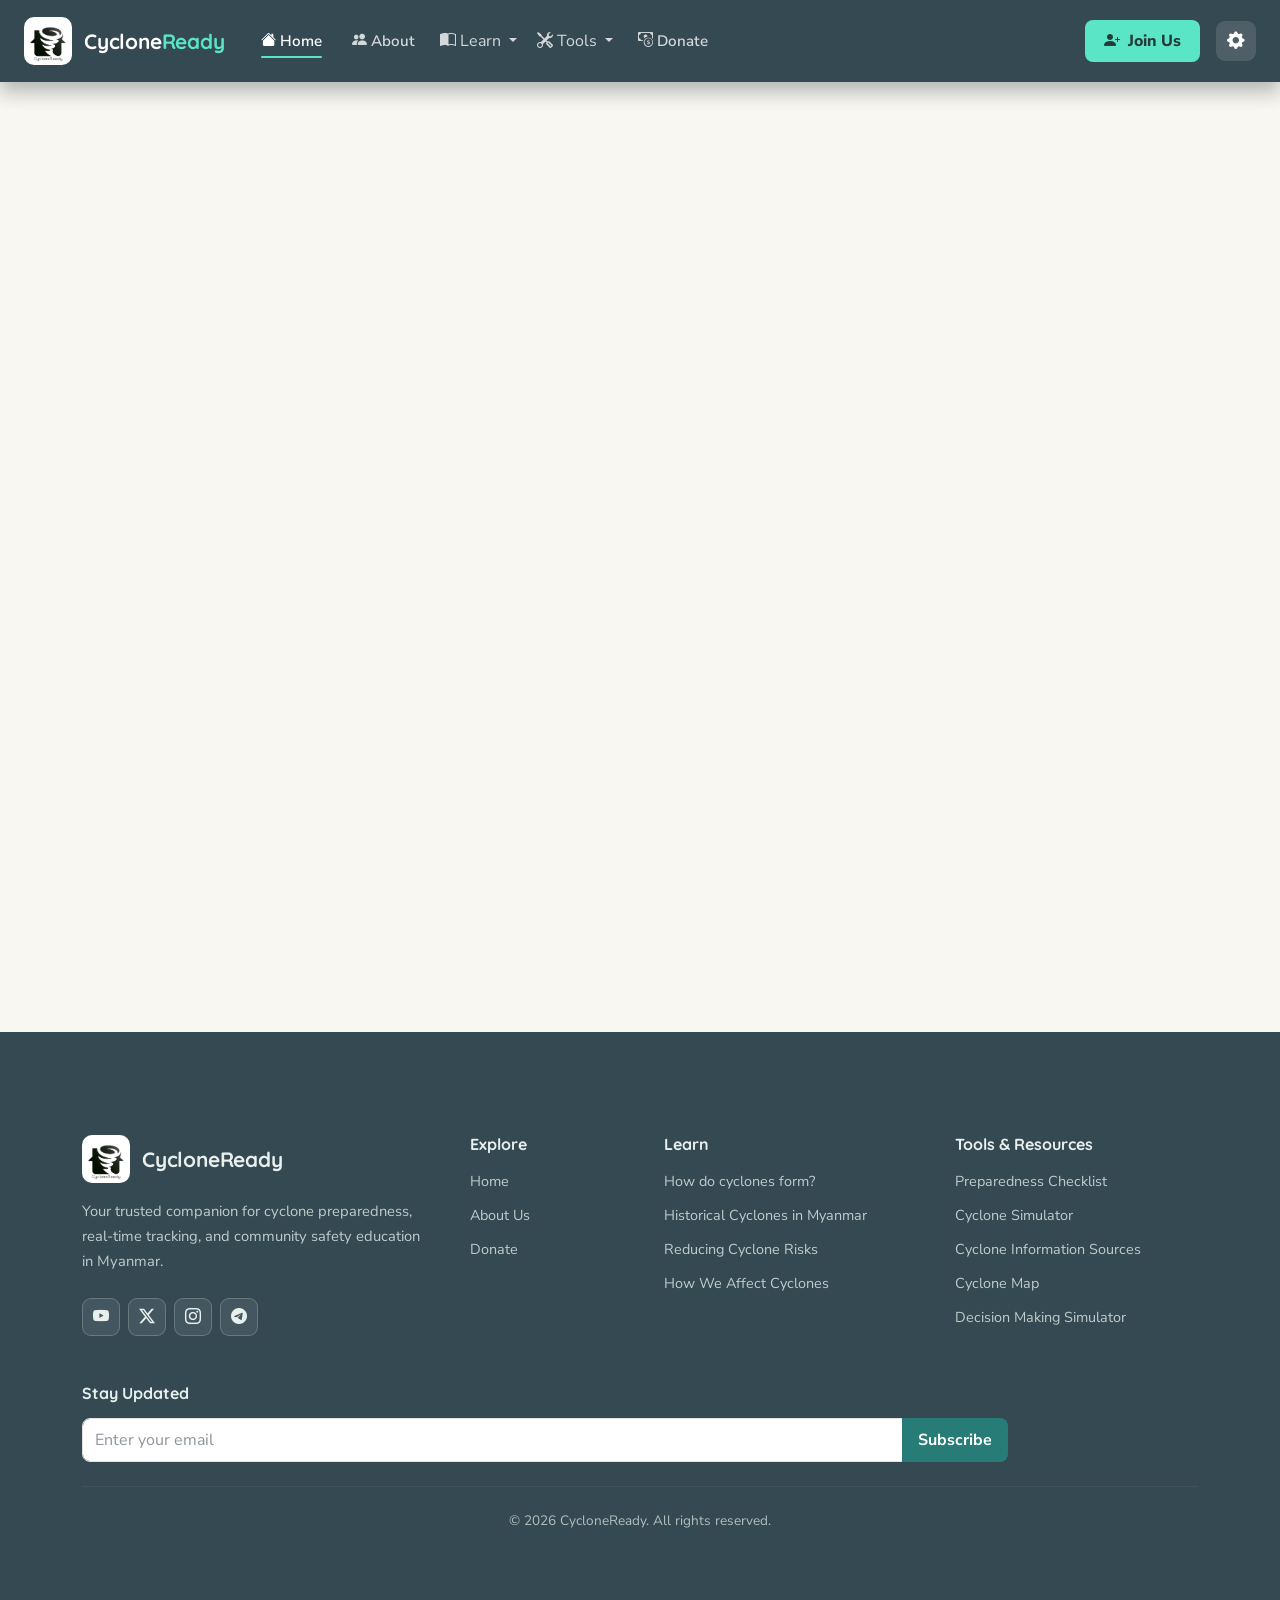
<file: template.html>
<!DOCTYPE html>
<html lang="en">

<head>
    <meta charset="UTF-8">
    <meta name="viewport" content="width=device-width, initial-scale=1.0">

    <title data-translate="page_title">CycloneReady</title>

    <link href="https://cdn.jsdelivr.net/npm/bootstrap@5.3.3/dist/css/bootstrap.min.css" rel="stylesheet">
    <link href="https://cdn.jsdelivr.net/npm/bootstrap-icons@1.11.3/font/bootstrap-icons.min.css" rel="stylesheet">

    <link rel="preconnect" href="https://fonts.googleapis.com">
    <link rel="preconnect" href="https://fonts.gstatic.com" crossorigin>
    <link href="https://fonts.googleapis.com/css2?family=Quicksand:wght@400;500;600;700&display=swap" rel="stylesheet">

    <link rel="stylesheet" href="scripts/template.css">
    <link rel="icon" href="assets/logo.png">
</head>

<body>

    <nav class="navbar navbar-expand-lg custom-navbar sticky-top">
        <div class="container-fluid px-3 px-lg-4">

            <a class="navbar-brand me-lg-4" href="index.html">
                <div class="logo-container">
                    <div class="logo-box">
                        <img src="assets/logo.png" alt="CycloneReady Logo">
                    </div>
                    <span class="logo-text-area" data-translate="brand_name">Cyclone<span>Ready</span></span>
                </div>
            </a>

            <button class="navbar-toggler border-0 shadow-none text-white"
                    type="button"
                    data-bs-toggle="collapse"
                    data-bs-target="#navbarContent"
                    aria-controls="navbarContent"
                    aria-expanded="false"
                    aria-label="Toggle navigation">
                <i class="bi bi-list fs-1"></i>
            </button>

            <div class="collapse navbar-collapse" id="navbarContent">

                <ul class="navbar-nav me-auto mb-2 mb-lg-0 align-items-lg-center gap-lg-1">

                    <li class="nav-item">
                        <a class="nav-link active"
                           href="index.html"
                           data-translate="nav_home"
                           aria-current="page">
                            <i class="bi bi-house-fill nav-icon"></i>
                            <span>Home</span>
                        </a>
                    </li>

                    <li class="nav-item">
                        <a class="nav-link"
                           href="pages/aboutus.html"
                           data-translate="nav_about">
                            <i class="bi bi-people-fill nav-icon"></i>
                            <span>About</span>
                        </a>
                    </li>

                    <li class="nav-item dropdown">
                        <a class="nav-link dropdown-toggle"
                           href="#"
                           id="learnDropdown"
                           role="button"
                           data-bs-toggle="dropdown"
                           aria-expanded="false"
                           data-translate="nav_learn">
                            <i class="bi bi-book-half nav-icon"></i>
                            <span>Learn</span>
                        </a>

                        <ul class="dropdown-menu shadow-lg border-0"
                            aria-labelledby="learnDropdown">

                            <li>
                                <a class="dropdown-item py-2 px-3"
                                   href="pages/learn/howform.html"
                                   data-translate="learn_formation">
                                    How do cyclones form?
                                </a>
                            </li>

                            <li>
                                <a class="dropdown-item py-2 px-3"
                                   href="pages/learn/historical.html"
                                   data-translate="learn_history">
                                    Historical Cyclones in Myanmar
                                </a>
                            </li>

                            <li>
                                <a class="dropdown-item py-2 px-3"
                                   href="pages/learn/reducingcyclonerisks.html"
                                   data-translate="learn_risks">
                                    Reducing Cyclone Risks
                                </a>
                            </li>

                            <li>
                                <a class="dropdown-item py-2 px-3"
                                   href="pages/learn/weaffect.html"
                                   data-translate="learn_human_impact">
                                    How We Affect Cyclones
                                </a>
                            </li>

                        </ul>
                    </li>

                    <li class="nav-item dropdown">
                        <a class="nav-link dropdown-toggle"
                           href="#"
                           id="toolsDropdown"
                           role="button"
                           data-bs-toggle="dropdown"
                           aria-expanded="false"
                           data-translate="nav_tools">
                            <i class="bi bi-tools nav-icon"></i>
                            <span>Tools</span>
                        </a>

                        <ul class="dropdown-menu shadow-lg border-0"
                            aria-labelledby="toolsDropdown">

                            <li>
                                <a class="dropdown-item py-2 px-3"
                                   href="pages/tools/checklist.html"
                                   data-translate="tool_checklist">
                                    Preparedness Checklist
                                </a>
                            </li>

                            <li>
                                <a class="dropdown-item py-2 px-3"
                                   href="pages/tools/simulator.html"
                                   data-translate="tool_simulator">
                                    Cyclone Simulator
                                </a>
                            </li>

                            <li>
                                <a class="dropdown-item py-2 px-3"
                                   href="pages/tools/cycnews.html"
                                   data-translate="tool_sources">
                                    Information Sources
                                </a>
                            </li>

                            <li>
                                <a class="dropdown-item py-2 px-3"
                                   href="pages/tools/map.html"
                                   data-translate="tool_map">
                                    Cyclone Map
                                </a>
                            </li>

                            <li>
                                <a class="dropdown-item py-2 px-3"
                                   href="pages/tools/vn.html"
                                   data-translate="tool_decision">
                                    Decision Making Simulator
                                </a>
                            </li>

                        </ul>
                    </li>

                    <li class="nav-item">
                        <a class="nav-link"
                           href="pages/donate.html"
                           data-translate="nav_donate">
                            <i class="bi bi-cash-coin nav-icon"></i>
                            <span>Donate</span>
                        </a>
                    </li>

                </ul>

                <div class="d-flex align-items-center gap-3 mt-3 mt-lg-0 navbar-actions">

                    <button type="button"
                            class="btn-join"
                            id="userAccountBtn"
                            data-bs-toggle="modal"
                            data-bs-target="#authModal"
                            data-translate="join_us">
                        <i class="bi bi-person-plus-fill me-1"></i>
                        Join Us
                    </button>

                    <button type="button"
                            class="settings-btn border-0"
                            data-bs-toggle="modal"
                            data-bs-target="#settingsModal"
                            data-translate-title="settings"
                            data-translate-aria="settings"
                            title="Settings"
                            aria-label="Settings">
                        <i class="bi bi-gear-fill"></i>
                    </button>

                </div>

            </div>
        </div>
    </nav>

    <main class="container py-5 min-vh-100">

    </main>

 <div class="modal fade" id="authModal" tabindex="-1" aria-labelledby="authModalLabel" aria-hidden="true">
    <div class="modal-dialog modal-dialog-centered">
        <div class="modal-content">
            <div class="modal-header">
                <div>
                    <h5 class="modal-title" id="authModalLabel">Welcome to CycloneReady</h5>
                    <p class="mb-0 text-muted">Join our community and stay prepared.</p>
                </div>
                <button type="button" class="btn-close" data-bs-dismiss="modal" aria-label="Close"></button>
            </div>

            <div class="modal-body">
                <ul class="nav nav-tabs nav-fill mb-4" id="authTabs" role="tablist">
                    <li class="nav-item" role="presentation">
                        <button class="nav-link active w-100" id="signin-tab" data-bs-toggle="tab" data-bs-target="#signinPane" type="button" role="tab" aria-controls="signinPane" aria-selected="true">
                            Sign In
                        </button>
                    </li>
                    <li class="nav-item" role="presentation">
                        <button class="nav-link w-100" id="signup-tab" data-bs-toggle="tab" data-bs-target="#signupPane" type="button" role="tab" aria-controls="signupPane" aria-selected="false">
                            Create Account
                        </button>
                    </li>
                </ul>

                <div class="tab-content" id="authTabContent">

                    <div class="tab-pane fade show active" id="signinPane" role="tabpanel" aria-labelledby="signin-tab" tabindex="0">
                        <form id="signinForm" novalidate>
                            <div class="mb-3">
                                <label for="signinEmail" class="form-label">Email Address</label>
                                <input type="email" class="form-control" id="signinEmail" placeholder="Enter your email" maxlength="254" autocomplete="email" required>
                                <div class="invalid-feedback">Please enter a valid email address.</div>
                            </div>

                            <div class="mb-3">
                                <label for="signinPassword" class="form-label">Password</label>
                                <div class="input-group">
                                    <input type="password" class="form-control" id="signinPassword" placeholder="Enter your password" autocomplete="current-password" required>
                                    <button class="btn btn-outline-secondary" type="button" data-toggle-password="signinPassword" aria-label="Show password">
                                        <i class="bi bi-eye"></i>
                                    </button>
                                    <div class="invalid-feedback">Please enter your password.</div>
                                </div>
                            </div>

                            <div class="form-check mb-3">
                                <input class="form-check-input" type="checkbox" id="rememberMe">
                                <label class="form-check-label" for="rememberMe">Remember me</label>
                            </div>

                            <div id="signinMessage" class="alert d-none" role="alert"></div>

                            <button type="submit" class="btn btn-primary w-100">Sign In</button>
                        </form>
                    </div>

                    <div class="tab-pane fade" id="signupPane" role="tabpanel" aria-labelledby="signup-tab" tabindex="0">
                        <form id="signupForm" novalidate>
                            <div class="mb-3">
                                <label for="signupName" class="form-label">Full Name</label>
                                <input type="text" class="form-control" id="signupName" placeholder="Enter your name" minlength="2" maxlength="60" autocomplete="name" required>
                                <div class="invalid-feedback">Please enter your name (at least 2 characters).</div>
                            </div>

                            <div class="mb-3">
                                <label for="signupUsername" class="form-label">Username</label>
                                <input type="text" class="form-control" id="signupUsername" placeholder="Choose a username" minlength="3" maxlength="20" pattern="[A-Za-z0-9_]{3,20}" autocomplete="username" required>
                                <div class="form-text">Use 3–20 letters, numbers, or underscores.</div>
                                <div class="invalid-feedback">Use 3–20 letters, numbers, or underscores.</div>
                            </div>

                            <div class="mb-3">
                                <label for="signupEmail" class="form-label">Email Address</label>
                                <input type="email" class="form-control" id="signupEmail" placeholder="Enter your email" maxlength="254" autocomplete="email" required>
                                <div class="invalid-feedback">Please enter a valid email address.</div>
                            </div>


                            <div class="mb-3">
                                <label for="signupPassword" class="form-label">Password</label>
                                <div class="input-group">
                                    <input type="password" class="form-control" id="signupPassword" placeholder="Create a password" minlength="8" autocomplete="new-password" required>
                                    <button class="btn btn-outline-secondary" type="button" data-toggle-password="signupPassword" aria-label="Show password">
                                        <i class="bi bi-eye"></i>
                                    </button>
                                    <div class="invalid-feedback">Your password does not meet all requirements.</div>
                                </div>

                                <div class="mt-2 small">
                                    <div id="passwordLength" class="text-danger"><i class="bi bi-x-circle me-1"></i>At least 8 characters</div>
                                    <div id="passwordUpper" class="text-danger"><i class="bi bi-x-circle me-1"></i>At least one uppercase letter</div>
                                    <div id="passwordLower" class="text-danger"><i class="bi bi-x-circle me-1"></i>At least one lowercase letter</div>
                                    <div id="passwordNumber" class="text-danger"><i class="bi bi-x-circle me-1"></i>At least one number</div>
                                </div>
                            </div>

                            <div class="mb-3">
                                <label for="confirmPassword" class="form-label">Confirm Password</label>
                                <div class="input-group">
                                    <input type="password" class="form-control" id="confirmPassword" placeholder="Enter your password again" autocomplete="new-password" required>
                                    <button class="btn btn-outline-secondary" type="button" data-toggle-password="confirmPassword" aria-label="Show password">
                                        <i class="bi bi-eye"></i>
                                    </button>
                                    <div class="invalid-feedback">Your passwords must match.</div>
                                </div>
                            </div>

                            <div class="mb-3">
                                <div class="form-check">
                                    <input class="form-check-input" type="checkbox" id="agreeTerms" required>
                                    <label class="form-check-label" for="agreeTerms">
                                        I agree to use CycloneReady responsibly.
                                    </label>
                                    <div class="invalid-feedback">You must agree before creating an account.</div>
                                </div>
                            </div>

                            <div class="mb-3">
                                <div class="form-check">
                                    <input class="form-check-input" type="checkbox" id="newsletterOptIn">
                                    <label class="form-check-label" for="newsletterOptIn">
                                        I would like to receive CycloneReady updates.
                                    </label>
                                </div>
                            </div>

                            <div id="signupMessage" class="alert d-none" role="alert"></div>

                            <button type="submit" class="btn btn-primary w-100">Create Account</button>
                        </form>
                    </div>

                </div>
            </div>
        </div>
    </div>
</div>

    <div class="modal fade"
         id="settingsModal"
         tabindex="-1"
         aria-labelledby="settingsModalLabel"
         aria-hidden="true">

        <div class="modal-dialog modal-dialog-centered">
            <div class="modal-content auth-modal-content border-0 shadow-lg">

                <div class="modal-header border-0 pb-2 pt-3 px-4">

                    <h5 class="modal-title fw-bold text-modal"
                        id="settingsModalLabel"
                        data-translate="preferences">
                        Preferences
                    </h5>

                    <button type="button"
                            class="btn-close ms-auto shadow-none"
                            data-bs-dismiss="modal"
                            data-translate-aria="close"
                            aria-label="Close">
                    </button>

                </div>

                <div class="modal-body px-4 pb-4 pt-2">

                    <div class="modal-uniform-container d-flex flex-column justify-content-between">

                        <form id="settingsForm"
                              class="d-flex flex-column justify-content-between h-100">

                            <div>

                                <div class="mb-3 d-flex justify-content-between align-items-center p-3 rounded bg-settings-item">

                                    <span class="text-modal small fw-medium d-flex align-items-center gap-2">
                                        <i class="bi bi-moon-fill text-muted"
                                           id="nightModeIcon"></i>

                                        <span data-translate="night_mode">
                                            Night Mode
                                        </span>
                                    </span>

                                    <div class="form-check form-switch me-1 mb-0">
                                        <input class="form-check-input"
                                               type="checkbox"
                                               role="switch"
                                               id="nightModeSwitch">
                                    </div>

                                </div>

                                <div class="mb-3">
                                    <label for="languageSelect"
                                           class="form-label text-modal small fw-medium"
                                           data-translate="language">
                                        Language
                                    </label>

                                    <select class="form-select custom-input"
                                            id="languageSelect">
                                        <option value="en">English</option>
                                        <option value="my">Myanmar (မြန်မာ)</option>
                                    </select>
                                </div>

                            </div>

                            <button type="submit"
                                    class="btn btn-auth-submit w-100 py-2 mt-auto"
                                    data-translate="save_changes">
                                Save Changes
                            </button>

                        </form>
                    </div>
                </div>
            </div>
        </div>
    </div>

    <footer class="custom-footer">

        <div class="container py-5">

            <div class="row g-4 g-lg-5">

                <div class="col-lg-4 col-md-12">

                    <div class="logo-container footer-logo mb-3">

                        <div class="logo-box">
                            <img src="assets/logo.png" alt="CycloneReady Logo">
                        </div>

                        <div class="logo-text-area">
                            CycloneReady
                        </div>

                    </div>

                    <p class="small footer-desc mb-4"
                       data-translate="footerDesc">
                        Your trusted companion for cyclone preparedness,
                        real-time tracking, and community safety education
                        in Myanmar.
                    </p>

                    <div class="d-flex gap-2 footer-socials">

                        <a href="#"
                           class="social-icon-btn"
                           aria-label="YouTube"
                           title="YouTube">
                            <i class="bi bi-youtube"></i>
                        </a>

                        <a href="#"
                           class="social-icon-btn"
                           aria-label="Twitter"
                           title="Twitter">
                            <i class="bi bi-twitter-x"></i>
                        </a>

                        <a href="#"
                           class="social-icon-btn"
                           aria-label="Instagram"
                           title="Instagram">
                            <i class="bi bi-instagram"></i>
                        </a>

                        <a href="#"
                           class="social-icon-btn"
                           aria-label="Telegram"
                           title="Telegram">
                            <i class="bi bi-telegram"></i>
                        </a>

                    </div>
                </div>

                <div class="col-6 col-lg-2">

                    <h5 class="footer-heading fs-6"
                        data-translate="footer_explore">
                        Explore
                    </h5>

                    <ul class="list-unstyled footer-links mb-0">

                        <li>
                            <a href="index.html" data-translate="nav_home">
                                Home
                            </a>
                        </li>

                        <li>
                            <a href="pages/aboutus.html" data-translate="nav_about">
                                About Us
                            </a>
                        </li>

                        <li>
                            <a href="pages/donate.html" data-translate="nav_donate">
                                Donate
                            </a>
                        </li>

                    </ul>
                </div>

                <div class="col-6 col-lg-3">

                    <h5 class="footer-heading fs-6"
                        data-translate="footer_learn">
                        Learn
                    </h5>

                    <ul class="list-unstyled footer-links mb-0">

                        <li>
                            <a href="pages/learn/howform.html" data-translate="learn_formation">
                                How do cyclones form?
                            </a>
                        </li>

                        <li>
                            <a href="pages/learn/historical.html" data-translate="learn_history">
                                Historical Cyclones in Myanmar
                            </a>
                        </li>

                        <li>
                            <a href="pages/learn/reducingcyclonerisks.html" data-translate="learn_risks">
                                Reducing Cyclone Risks
                            </a>
                        </li>

                        <li>
                            <a href="pages/learn/weaffect.html" data-translate="learn_human_impact">
                                How We Affect Cyclones
                            </a>
                        </li>

                    </ul>
                </div>

                <div class="col-12 col-lg-3">

                    <h5 class="footer-heading fs-6"
                        data-translate="footer_tools">
                        Tools & Resources
                    </h5>

                    <ul class="list-unstyled footer-links mb-0">

                        <li>
                            <a href="pages/tools/checklist.html" data-translate="tool_checklist">
                                Preparedness Checklist
                            </a>
                        </li>

                        <li>
                            <a href="pages/tools/simulator.html" data-translate="tool_simulator">
                                Cyclone Simulator
                            </a>
                        </li>

                        <li>
                            <a href="pages/tools/cycnews.html" data-translate="tool_sources">
                                Cyclone Information Sources
                            </a>
                        </li>

                        <li>
                            <a href="pages/tools/map.html" data-translate="tool_map">
                                Cyclone Map
                            </a>
                        </li>

                        <li>
                            <a href="pages/tools/vn.html" data-translate="tool_decision">
                                Decision Making Simulator
                            </a>
                        </li>

                    </ul>
                </div>

            </div>

            <div class="row g-4 mt-4 footer-bottom-section">

                <div class="col-lg-10">

                    <h5 class="footer-heading fs-6"
                        data-translate="stayUpdatedTitle">
                        Stay Updated
                    </h5>

                    <form id="newsletterForm" class="input-group">

                        <input type="email"
                               class="form-control custom-input"
                               placeholder="Enter your email"
                               data-translate-placeholder="newsletterPlaceholder"
                               required>

                        <button class="btn btn-auth-submit px-3"
                                type="submit"
                                data-translate="subscribeBtn">
                            Subscribe
                        </button>

                    </form>
                </div>

            </div>

            <hr class="footer-divider my-4">

            <div class="footer-copyright-area d-flex justify-content-center align-items-center flex-wrap gap-2">

                <span class="small footer-copyright">
                    &copy; 2026 CycloneReady. All rights reserved.
                </span>

            </div>

        </div>

    </footer>

    <script src="https://cdn.jsdelivr.net/npm/bootstrap@5.3.3/dist/js/bootstrap.bundle.min.js"></script>
    <script src="scripts/template.js"></script>

</body>
</html>
</file>
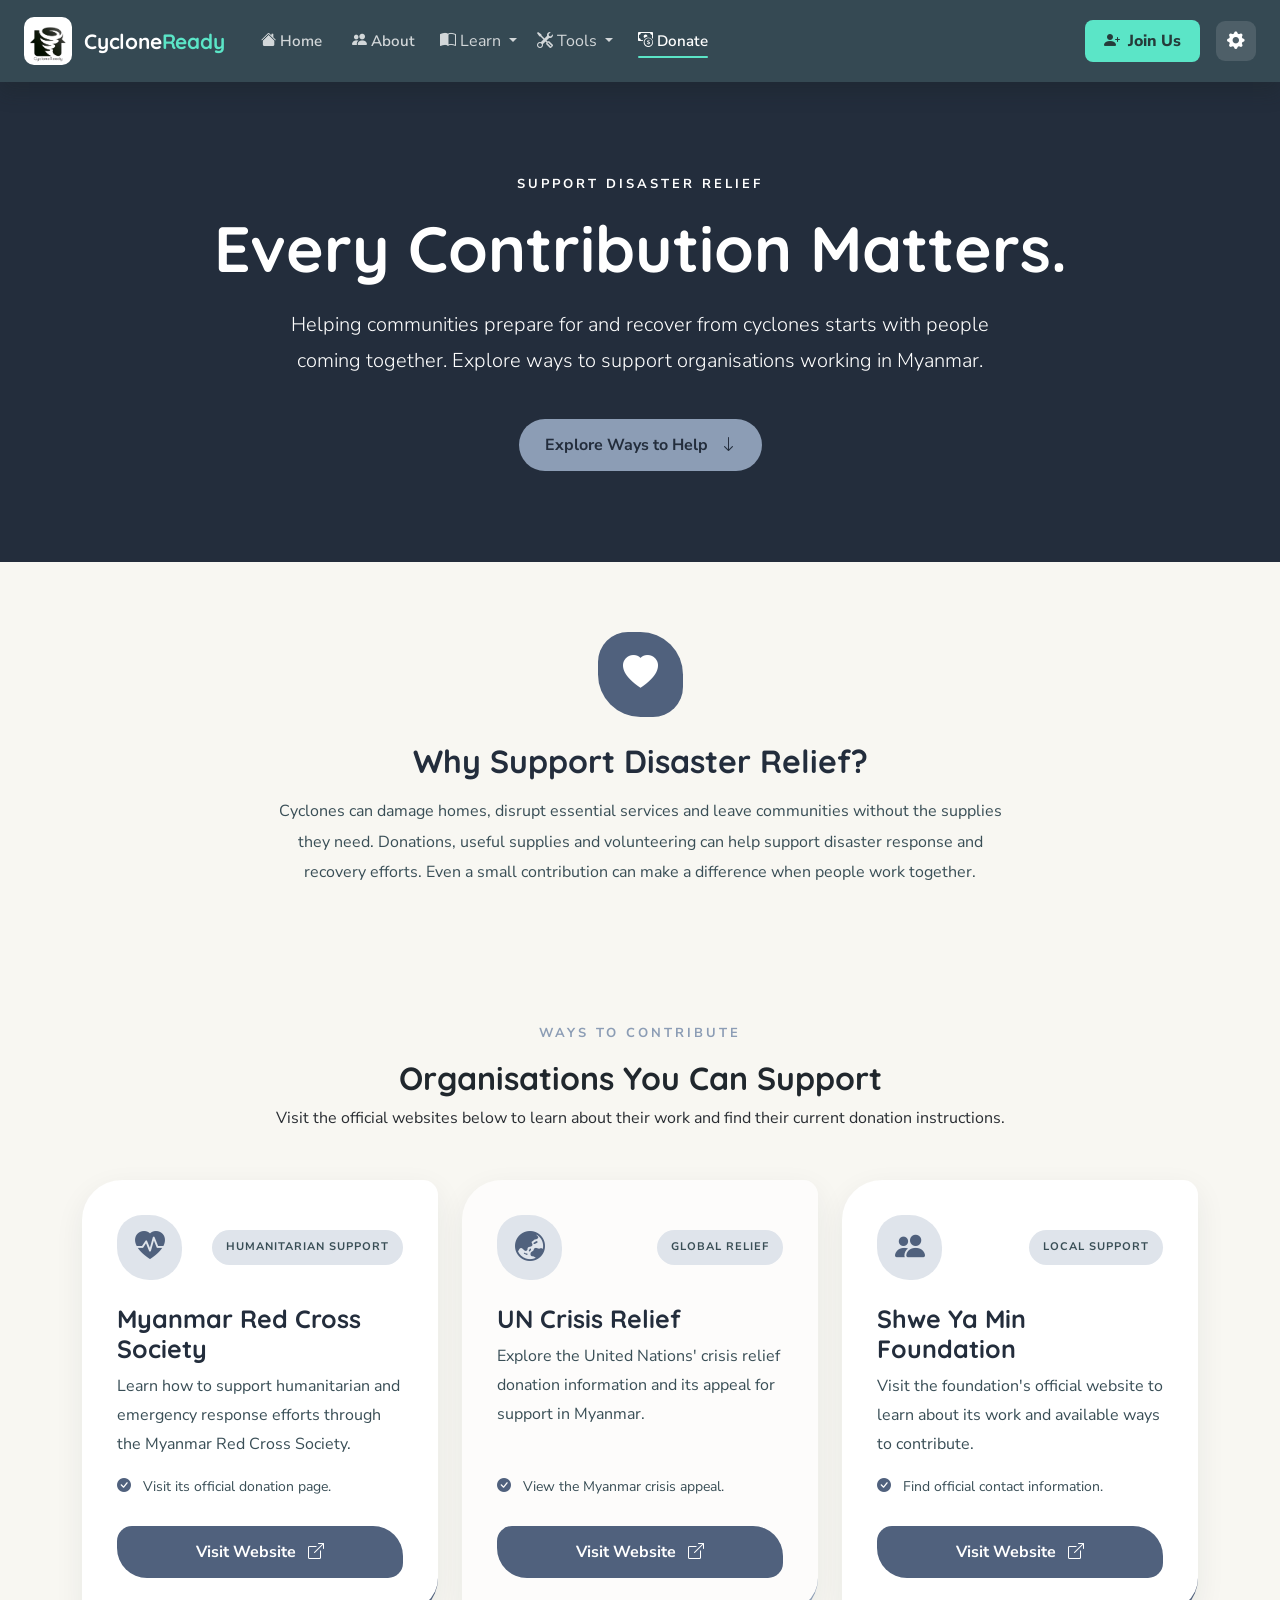
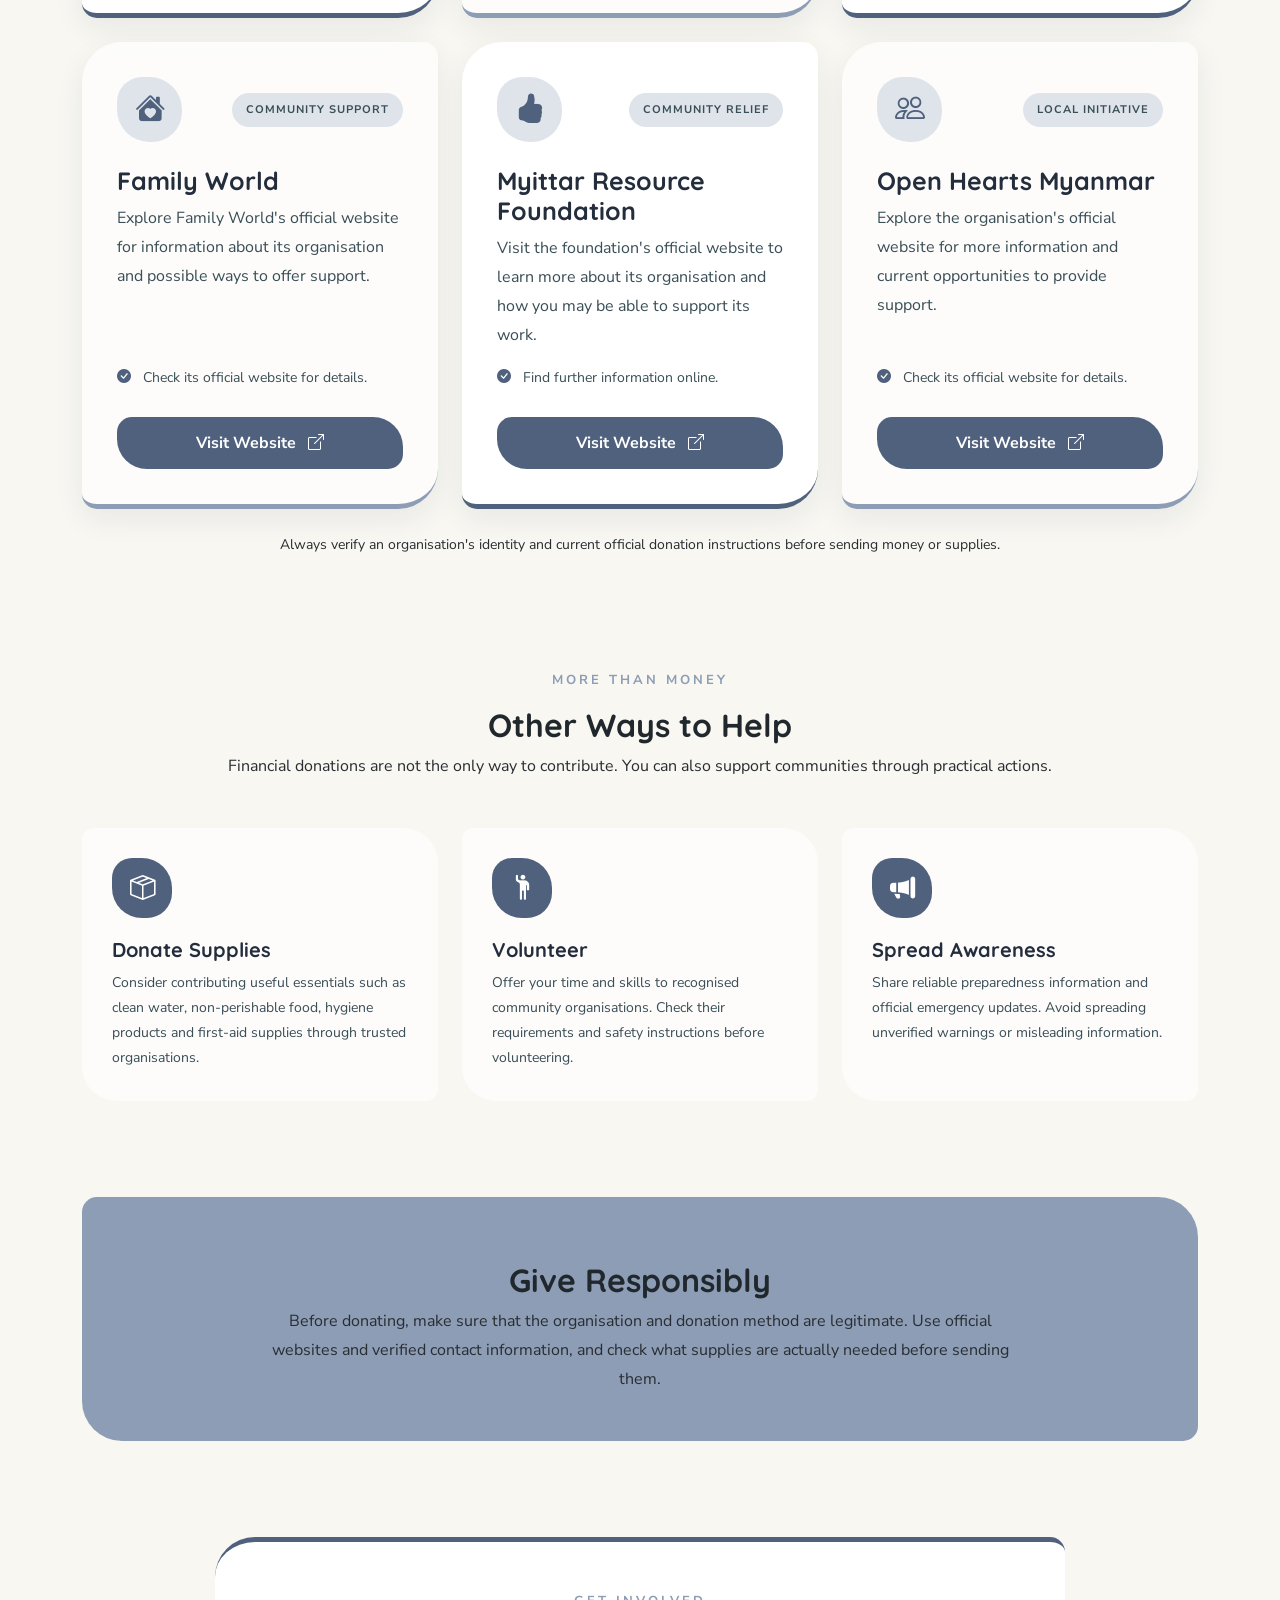
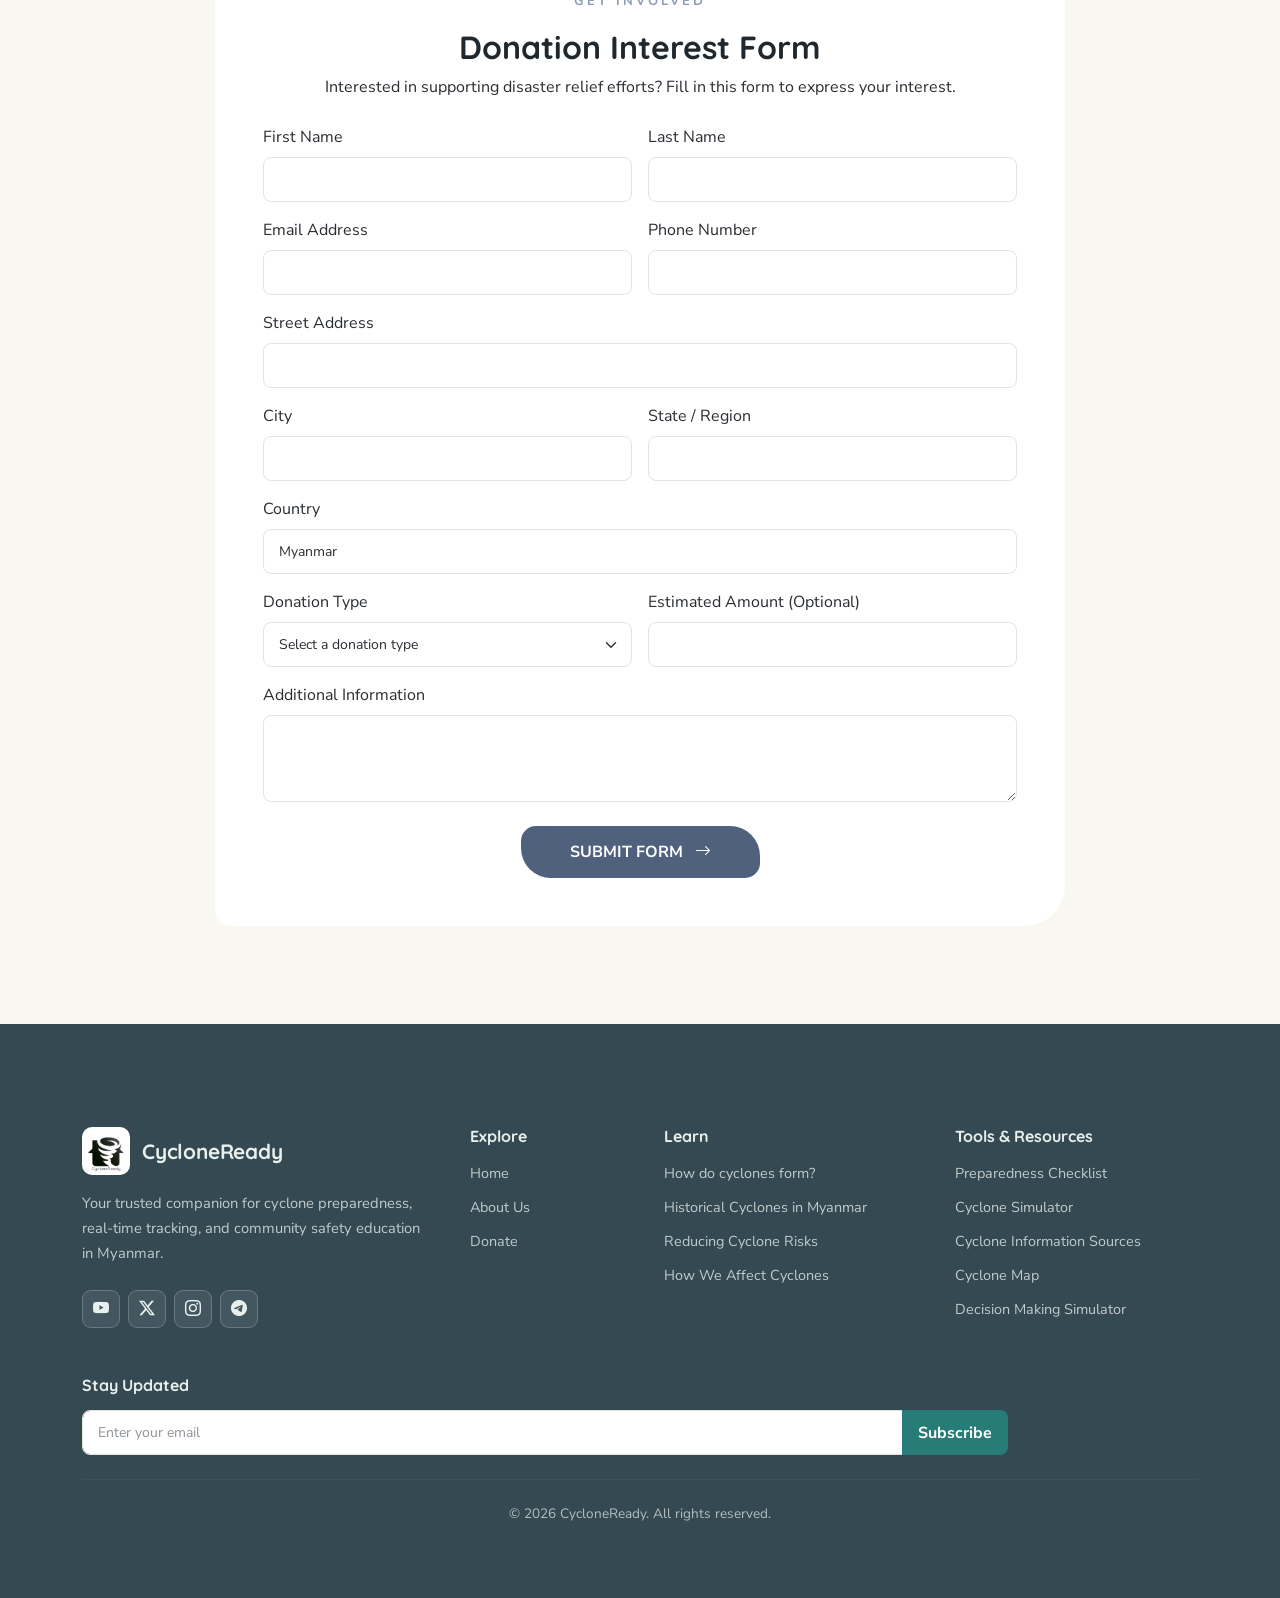
<file: pages/donate.html>
<!DOCTYPE html>
<html lang="en">

<head>
    <meta charset="UTF-8">
    <meta name="viewport" content="width=device-width, initial-scale=1.0">

    <title data-translate="page_title">Donate | CycloneReady</title>

    <link href="https://cdn.jsdelivr.net/npm/bootstrap@5.3.3/dist/css/bootstrap.min.css" rel="stylesheet">
    <link href="https://cdn.jsdelivr.net/npm/bootstrap-icons@1.11.3/font/bootstrap-icons.min.css" rel="stylesheet">

    <link rel="preconnect" href="https://fonts.googleapis.com">
    <link rel="preconnect" href="https://fonts.gstatic.com" crossorigin>
    <link href="https://fonts.googleapis.com/css2?family=Quicksand:wght@400;500;600;700&display=swap" rel="stylesheet">

    <link rel="stylesheet" href="../scripts/css/donate.css">
    <link rel="stylesheet" href="../scripts/template.css">
    <link rel="icon" href="../assets/logo.png">
</head>

<body>

    <nav class="navbar navbar-expand-lg custom-navbar sticky-top">
        <div class="container-fluid px-3 px-lg-4">

            <a class="navbar-brand me-lg-4" href="../index.html">
                <div class="logo-container">
                    <div class="logo-box">
                        <img src="../assets/logo.png" alt="CycloneReady Logo">
                    </div>
                                        <span class="logo-text-area" data-translate="brand_name">Cyclone<span>Ready</span></span>
                </div>
            </a>

            <button class="navbar-toggler border-0 shadow-none text-white"
                    type="button"
                    data-bs-toggle="collapse"
                    data-bs-target="#navbarContent"
                    aria-controls="navbarContent"
                    aria-expanded="false"
                    aria-label="Toggle navigation">
                <i class="bi bi-list fs-1"></i>
            </button>

            <div class="collapse navbar-collapse" id="navbarContent">

                <ul class="navbar-nav me-auto mb-2 mb-lg-0 align-items-lg-center gap-lg-1">

                    <li class="nav-item">
                        <a class="nav-link"
                           href="../index.html"
                           data-translate="nav_home">
                            <i class="bi bi-house-fill nav-icon"></i>
                            <span>Home</span>
                        </a>
                    </li>

                    <li class="nav-item">
                        <a class="nav-link"
                           href="aboutus.html"
                           data-translate="nav_about">
                            <i class="bi bi-people-fill nav-icon"></i>
                            <span>About</span>
                        </a>
                    </li>

                    <li class="nav-item dropdown">
                        <a class="nav-link dropdown-toggle"
                           href="#"
                           id="learnDropdown"
                           role="button"
                           data-bs-toggle="dropdown"
                           aria-expanded="false"
                           data-translate="nav_learn">
                            <i class="bi bi-book-half nav-icon"></i>
                            <span>Learn</span>
                        </a>

                        <ul class="dropdown-menu shadow-lg border-0"
                            aria-labelledby="learnDropdown">

                            <li>
                                <a class="dropdown-item py-2 px-3"
                                   href="learn/howform.html"
                                   data-translate="learn_formation">
                                    How do cyclones form?
                                </a>
                            </li>

                            <li>
                                <a class="dropdown-item py-2 px-3"
                                   href="learn/historical.html"
                                   data-translate="learn_history">
                                    Historical Cyclones in Myanmar
                                </a>
                            </li>

                            <li>
                                <a class="dropdown-item py-2 px-3"
                                   href="learn/reducingcyclonerisks.html"
                                   data-translate="learn_risks">
                                    Reducing Cyclone Risks
                                </a>
                            </li>

                            <li>
                                <a class="dropdown-item py-2 px-3"
                                   href="learn/weaffect.html"
                                   data-translate="learn_human_impact">
                                    How We Affect Cyclones
                                </a>
                            </li>

                        </ul>
                    </li>

                    <li class="nav-item dropdown">
                        <a class="nav-link dropdown-toggle"
                           href="#"
                           id="toolsDropdown"
                           role="button"
                           data-bs-toggle="dropdown"
                           aria-expanded="false"
                           data-translate="nav_tools">
                            <i class="bi bi-tools nav-icon"></i>
                            <span>Tools</span>
                        </a>

                        <ul class="dropdown-menu shadow-lg border-0"
                            aria-labelledby="toolsDropdown">

                            <li>
                                <a class="dropdown-item py-2 px-3"
                                   href="tools/checklist.html"
                                   data-translate="tool_checklist">
                                    Preparedness Checklist
                                </a>
                            </li>

                            <li>
                                <a class="dropdown-item py-2 px-3"
                                   href="tools/simulator.html"
                                   data-translate="tool_simulator">
                                    Cyclone Simulator
                                </a>
                            </li>

                            <li>
                                <a class="dropdown-item py-2 px-3"
                                   href="tools/cycnews.html"
                                   data-translate="tool_sources">
                                    Information Sources
                                </a>
                            </li>

                            <li>
                                <a class="dropdown-item py-2 px-3"
                                   href="tools/map.html"
                                   data-translate="tool_map">
                                    Cyclone Map
                                </a>
                            </li>

                            <li>
                                <a class="dropdown-item py-2 px-3"
                                   href="tools/vn.html"
                                   data-translate="tool_decision">
                                    Decision Making Simulator
                                </a>
                            </li>

                        </ul>
                    </li>

                    <li class="nav-item">
                        <a class="nav-link active"
                           href="donate.html"
                           data-translate="nav_donate"
                           aria-current="page">
                            <i class="bi bi-cash-coin nav-icon"></i>
                            <span>Donate</span>
                        </a>
                    </li>

                </ul>

                <div class="d-flex align-items-center gap-3 mt-3 mt-lg-0 navbar-actions">

                    <button type="button"
                            class="btn-join"
                            id="userAccountBtn"
                            data-bs-toggle="modal"
                            data-bs-target="#authModal"
                            data-translate="join_us">
                        <i class="bi bi-person-plus-fill me-1"></i>
                        Join Us
                    </button>

                    <button type="button"
                            class="settings-btn border-0"
                            data-bs-toggle="modal"
                            data-bs-target="#settingsModal"
                            data-translate-title="settings"
                            data-translate-aria="settings"
                            title="Settings"
                            aria-label="Settings">
                        <i class="bi bi-gear-fill"></i>
                    </button>

                </div>

            </div>
        </div>
    </nav>

    <main>

        <section class="donate-hero d-flex align-items-center text-center">
            <div class="container">

                <p class="section-label">SUPPORT DISASTER RELIEF</p>

                <h1 class="display-3 fw-bold">
                    Every Contribution Matters.
                </h1>

                <p class="lead mx-auto">
                    Helping communities prepare for and recover from cyclones
                    starts with people coming together. Explore ways to support
                    organisations working in Myanmar.
                </p>

                <a href="#donation-options" class="btn hero-btn mt-4">
                    Explore Ways to Help
                    <i class="bi bi-arrow-down ms-2"></i>
                </a>

            </div>
        </section>

        <section class="donate-intro container text-center">
            <div class="donate-intro-icon">
                <i class="bi bi-heart-fill"></i>
            </div>

            <h2 class="fw-bold mb-3">Why Support Disaster Relief?</h2>

            <p class="mx-auto">
                Cyclones can damage homes, disrupt essential services and
                leave communities without the supplies they need. Donations,
                useful supplies and volunteering can help support disaster
                response and recovery efforts. Even a small contribution
                can make a difference when people work together.
            </p>
        </section>

        <section class="container py-5" id="donation-options">

            <div class="text-center mb-5">
                <p class="section-label">WAYS TO CONTRIBUTE</p>
                <h2 class="fw-bold">Organisations You Can Support</h2>
                <p class="mx-auto">
                    Visit the official websites below to learn about their
                    work and find their current donation instructions.
                </p>
            </div>

            <div class="row g-4">

                <div class="col-lg-4 col-md-6">
                    <div class="donation-card h-100">

                        <div class="donation-card-top mb-4">
                            <div class="donation-icon">
                                <i class="bi bi-heart-pulse-fill"></i>
                            </div>
                            <span class="donation-tag">HUMANITARIAN SUPPORT</span>
                        </div>

                        <h3 class="fw-bold">Myanmar Red Cross Society</h3>

                        <p>
                            Learn how to support humanitarian and emergency
                            response efforts through the Myanmar Red Cross Society.
                        </p>

                        <div class="donation-benefits mt-auto">
                            <p>
                                <i class="bi bi-check-circle-fill"></i>
                                Visit its official donation page.
                            </p>
                        </div>

                        <a href="https://www.redcross.org.mm/donate/donate-now/"
                           target="_blank"
                           rel="noopener noreferrer"
                           class="btn donate-btn w-100 mt-3">
                            Visit Website
                            <i class="bi bi-box-arrow-up-right ms-2"></i>
                        </a>

                    </div>
                </div>

                <div class="col-lg-4 col-md-6">
                    <div class="donation-card donation-card-alt h-100">

                        <div class="donation-card-top mb-4">
                            <div class="donation-icon">
                                <i class="bi bi-globe-asia-australia"></i>
                            </div>
                            <span class="donation-tag">GLOBAL RELIEF</span>
                        </div>

                        <h3 class="fw-bold">UN Crisis Relief</h3>

                        <p>
                            Explore the United Nations' crisis relief donation
                            information and its appeal for support in Myanmar.
                        </p>

                        <div class="donation-benefits mt-auto">
                            <p>
                                <i class="bi bi-check-circle-fill"></i>
                                View the Myanmar crisis appeal.
                            </p>
                        </div>

                        <a href="https://crisisrelief.un.org/en/donate-myanmar-crisis"
                           target="_blank"
                           rel="noopener noreferrer"
                           class="btn donate-btn w-100 mt-3">
                            Visit Website
                            <i class="bi bi-box-arrow-up-right ms-2"></i>
                        </a>

                    </div>
                </div>

                <div class="col-lg-4 col-md-6">
                    <div class="donation-card h-100">

                        <div class="donation-card-top mb-4">
                            <div class="donation-icon">
                                <i class="bi bi-people-fill"></i>
                            </div>
                            <span class="donation-tag">LOCAL SUPPORT</span>
                        </div>

                        <h3 class="fw-bold">Shwe Ya Min Foundation</h3>

                        <p>
                            Visit the foundation's official website to learn
                            about its work and available ways to contribute.
                        </p>

                        <div class="donation-benefits mt-auto">
                            <p>
                                <i class="bi bi-check-circle-fill"></i>
                                Find official contact information.
                            </p>
                        </div>

                        <a href="https://www.syfmyanmar.org/"
                           target="_blank"
                           rel="noopener noreferrer"
                           class="btn donate-btn w-100 mt-3">
                            Visit Website
                            <i class="bi bi-box-arrow-up-right ms-2"></i>
                        </a>

                    </div>
                </div>

                <div class="col-lg-4 col-md-6">
                    <div class="donation-card donation-card-alt h-100">

                        <div class="donation-card-top mb-4">
                            <div class="donation-icon">
                                <i class="bi bi-house-heart-fill"></i>
                            </div>
                            <span class="donation-tag">COMMUNITY SUPPORT</span>
                        </div>

                        <h3 class="fw-bold">Family World</h3>

                        <p>
                            Explore Family World's official website for
                            information about its organisation and possible
                            ways to offer support.
                        </p>

                        <div class="donation-benefits mt-auto">
                            <p>
                                <i class="bi bi-check-circle-fill"></i>
                                Check its official website for details.
                            </p>
                        </div>

                        <a href="https://www.familyworldmm.org/"
                           target="_blank"
                           rel="noopener noreferrer"
                           class="btn donate-btn w-100 mt-3">
                            Visit Website
                            <i class="bi bi-box-arrow-up-right ms-2"></i>
                        </a>

                    </div>
                </div>

                <div class="col-lg-4 col-md-6">
                    <div class="donation-card h-100">

                        <div class="donation-card-top mb-4">
                            <div class="donation-icon">
                                <i class="bi bi-hand-thumbs-up-fill"></i>
                            </div>
                            <span class="donation-tag">COMMUNITY RELIEF</span>
                        </div>

                        <h3 class="fw-bold">Myittar Resource Foundation</h3>

                        <p>
                            Visit the foundation's official website to learn
                            more about its organisation and how you may be able
                            to support its work.
                        </p>

                        <div class="donation-benefits mt-auto">
                            <p>
                                <i class="bi bi-check-circle-fill"></i>
                                Find further information online.
                            </p>
                        </div>

                        <a href="https://www.mrf-mm.org/"
                           target="_blank"
                           rel="noopener noreferrer"
                           class="btn donate-btn w-100 mt-3">
                            Visit Website
                            <i class="bi bi-box-arrow-up-right ms-2"></i>
                        </a>

                    </div>
                </div>

                <div class="col-lg-4 col-md-6">
                    <div class="donation-card donation-card-alt h-100">

                        <div class="donation-card-top mb-4">
                            <div class="donation-icon">
                                <i class="bi bi-people"></i>
                            </div>
                            <span class="donation-tag">LOCAL INITIATIVE</span>
                        </div>

                        <h3 class="fw-bold">Open Hearts Myanmar</h3>

                        <p>
                            Explore the organisation's official website
                            for more information and current opportunities
                            to provide support.
                        </p>

                        <div class="donation-benefits mt-auto">
                            <p>
                                <i class="bi bi-check-circle-fill"></i>
                                Check its official website for details.
                            </p>
                        </div>

                        <a href="https://www.openheartsmyanmar.com/"
                           target="_blank"
                           rel="noopener noreferrer"
                           class="btn donate-btn w-100 mt-3">
                            Visit Website
                            <i class="bi bi-box-arrow-up-right ms-2"></i>
                        </a>

                    </div>
                </div>

            </div>

            <p class="text-center small mt-4">
                Always verify an organisation's identity and current official
                donation instructions before sending money or supplies.
            </p>

        </section>

        <section class="other-support-section container py-5">

            <div class="text-center mb-5">
                <p class="section-label">MORE THAN MONEY</p>
                <h2 class="fw-bold">Other Ways to Help</h2>
                <p class="mx-auto">
                    Financial donations are not the only way to contribute.
                    You can also support communities through practical actions.
                </p>
            </div>

            <div class="row g-4">

                <div class="col-md-4">
                    <div class="support-card h-100">
                        <i class="bi bi-box-seam"></i>
                        <h4 class="fw-bold">Donate Supplies</h4>
                        <p>
                            Consider contributing useful essentials such as
                            clean water, non-perishable food, hygiene products
                            and first-aid supplies through trusted organisations.
                        </p>
                    </div>
                </div>

                <div class="col-md-4">
                    <div class="support-card h-100">
                        <i class="bi bi-person-raised-hand"></i>
                        <h4 class="fw-bold">Volunteer</h4>
                        <p>
                            Offer your time and skills to recognised community
                            organisations. Check their requirements and safety
                            instructions before volunteering.
                        </p>
                    </div>
                </div>

                <div class="col-md-4">
                    <div class="support-card h-100">
                        <i class="bi bi-megaphone-fill"></i>
                        <h4 class="fw-bold">Spread Awareness</h4>
                        <p>
                            Share reliable preparedness information and
                            official emergency updates. Avoid spreading
                            unverified warnings or misleading information.
                        </p>
                    </div>
                </div>

            </div>

        </section>

        <section class="container py-5">
            <div class="donate-reminder p-4 p-md-5 text-center">

                <i class="bi bi-shield-heart reminder-icon"></i>

                <h2 class="fw-bold mt-3">Give Responsibly</h2>

                <p class="mx-auto mb-0" style="max-width: 750px;">
                    Before donating, make sure that the organisation and
                    donation method are legitimate. Use official websites
                    and verified contact information, and check what supplies
                    are actually needed before sending them.
                </p>

            </div>
        </section>

        <section class="container py-5">
            <div class="donation-form-wrapper p-4 p-md-5 mx-auto" style="max-width: 850px;">

                <div class="text-center mb-4">
                    <p class="section-label">GET INVOLVED</p>
                    <h2>Donation Interest Form</h2>
                    <p>
                        Interested in supporting disaster relief efforts?
                        Fill in this form to express your interest.
                    </p>
                </div>

                <form id="CharityDonationForm">
                    <div class="row g-3">

                        <div class="col-md-6">
                            <label for="donorFirstName" class="form-label">First Name</label>
                            <input type="text" class="form-control custom-input" id="donorFirstName" name="firstName" required>
                        </div>

                        <div class="col-md-6">
                            <label for="donorLastName" class="form-label">Last Name</label>
                            <input type="text" class="form-control custom-input" id="donorLastName" name="lastName" required>
                        </div>

                        <div class="col-md-6">
                            <label for="donorEmail" class="form-label">Email Address</label>
                            <input type="email" class="form-control custom-input" id="donorEmail" name="email" required>
                        </div>

                        <div class="col-md-6">
                            <label for="donorPhone" class="form-label">Phone Number</label>
                            <input type="tel" class="form-control custom-input" id="donorPhone" name="phone">
                        </div>

                        <div class="col-12">
                            <label for="donorAddress" class="form-label">Street Address</label>
                            <input type="text" class="form-control custom-input" id="donorAddress" name="address">
                        </div>

                        <div class="col-md-6">
                            <label for="donorCity" class="form-label">City</label>
                            <input type="text" class="form-control custom-input" id="donorCity" name="city">
                        </div>

                        <div class="col-md-6">
                            <label for="donorRegion" class="form-label">State / Region</label>
                            <input type="text" class="form-control custom-input" id="donorRegion" name="region">
                        </div>

                        <div class="col-12">
                            <label for="donorCountry" class="form-label">Country</label>
                            <input type="text" class="form-control custom-input" id="donorCountry" name="country" value="Myanmar">
                        </div>

                        <div class="col-md-6">
                            <label for="donationType" class="form-label">Donation Type</label>
                            <select class="form-select custom-input" id="donationType" name="donationType" required>
                                <option value="" selected disabled>Select a donation type</option>
                                <option value="money">Financial Donation</option>
                                <option value="supplies">Supplies</option>
                                <option value="volunteer">Volunteering</option>
                                <option value="other">Other</option>
                            </select>
                        </div>

                        <div class="col-md-6">
                            <label for="estimatedAmount" class="form-label">Estimated Amount (Optional)</label>
                            <input type="number" class="form-control custom-input" id="estimatedAmount" name="estimatedAmount" min="0">
                        </div>

                        <div class="col-12">
                            <label for="donorMessage" class="form-label">Additional Information</label>
                            <textarea class="form-control custom-input" id="donorMessage" name="message" rows="3"></textarea>
                        </div>

                        <div class="col-12 text-center mt-4">
                            <button type="submit" class="btn donate-btn px-5">
                                SUBMIT FORM
                                <i class="bi bi-arrow-right ms-2"></i>
                            </button>
                        </div>

                    </div>
                </form>


            </div>
        </section>

    </main>

    <div class="modal fade" id="authModal" tabindex="-1" aria-labelledby="authModalLabel" aria-hidden="true">
        <div class="modal-dialog modal-dialog-centered">
            <div class="modal-content">
                <div class="modal-header">
                    <div>
                        <h5 class="modal-title" id="authModalLabel">Welcome to CycloneReady</h5>
                        <p class="mb-0 text-muted">Join our community and stay prepared.</p>
                    </div>
                    <button type="button" class="btn-close" data-bs-dismiss="modal" aria-label="Close"></button>
                </div>

                <div class="modal-body">
                    <ul class="nav nav-tabs nav-fill mb-4" id="authTabs" role="tablist">
                        <li class="nav-item" role="presentation">
                            <button class="nav-link active w-100" id="signin-tab" data-bs-toggle="tab" data-bs-target="#signinPane" type="button" role="tab" aria-controls="signinPane" aria-selected="true">
                                Sign In
                            </button>
                        </li>
                        <li class="nav-item" role="presentation">
                            <button class="nav-link w-100" id="signup-tab" data-bs-toggle="tab" data-bs-target="#signupPane" type="button" role="tab" aria-controls="signupPane" aria-selected="false">
                                Create Account
                            </button>
                        </li>
                    </ul>

                    <div class="tab-content" id="authTabContent">

                        <div class="tab-pane fade show active" id="signinPane" role="tabpanel" aria-labelledby="signin-tab" tabindex="0">
                            <form id="signinForm" novalidate>
                                <div class="mb-3">
                                    <label for="signinEmail" class="form-label">Email Address</label>
                                    <input type="email" class="form-control" id="signinEmail" placeholder="Enter your email" maxlength="254" autocomplete="email" required>
                                    <div class="invalid-feedback">Please enter a valid email address.</div>
                                </div>

                                <div class="mb-3">
                                    <label for="signinPassword" class="form-label">Password</label>
                                    <div class="input-group">
                                        <input type="password" class="form-control" id="signinPassword" placeholder="Enter your password" autocomplete="current-password" required>
                                        <button class="btn btn-outline-secondary" type="button" data-toggle-password="signinPassword" aria-label="Show password">
                                            <i class="bi bi-eye"></i>
                                        </button>
                                        <div class="invalid-feedback">Please enter your password.</div>
                                    </div>
                                </div>

                                <div class="form-check mb-3">
                                    <input class="form-check-input" type="checkbox" id="rememberMe">
                                    <label class="form-check-label" for="rememberMe">Remember me</label>
                                </div>

                                <div id="signinMessage" class="alert d-none" role="alert"></div>

                                <button type="submit" class="btn btn-primary w-100">Sign In</button>
                            </form>
                        </div>

                        <div class="tab-pane fade" id="signupPane" role="tabpanel" aria-labelledby="signup-tab" tabindex="0">
                            <form id="signupForm" novalidate>
                                <div class="mb-3">
                                    <label for="signupName" class="form-label">Full Name</label>
                                    <input type="text" class="form-control" id="signupName" placeholder="Enter your name" minlength="2" maxlength="60" autocomplete="name" required>
                                    <div class="invalid-feedback">Please enter your name (at least 2 characters).</div>
                                </div>

                                <div class="mb-3">
                                    <label for="signupUsername" class="form-label">Username</label>
                                    <input type="text" class="form-control" id="signupUsername" placeholder="Choose a username" minlength="3" maxlength="20" pattern="[A-Za-z0-9_]{3,20}" autocomplete="username" required>
                                    <div class="form-text">Use 3–20 letters, numbers, or underscores.</div>
                                    <div class="invalid-feedback">Use 3–20 letters, numbers, or underscores.</div>
                                </div>

                                <div class="mb-3">
                                    <label for="signupEmail" class="form-label">Email Address</label>
                                    <input type="email" class="form-control" id="signupEmail" placeholder="Enter your email" maxlength="254" autocomplete="email" required>
                                    <div class="invalid-feedback">Please enter a valid email address.</div>
                                </div>

                                <div class="mb-3">
                                    <label for="signupPassword" class="form-label">Password</label>
                                    <div class="input-group">
                                        <input type="password" class="form-control" id="signupPassword" placeholder="Create a password" minlength="8" autocomplete="new-password" required>
                                        <button class="btn btn-outline-secondary" type="button" data-toggle-password="signupPassword" aria-label="Show password">
                                            <i class="bi bi-eye"></i>
                                        </button>
                                        <div class="invalid-feedback">Your password does not meet all requirements.</div>
                                    </div>

                                    <div class="mt-2 small">
                                        <div id="passwordLength" class="text-danger"><i class="bi bi-x-circle me-1"></i>At least 8 characters</div>
                                        <div id="passwordUpper" class="text-danger"><i class="bi bi-x-circle me-1"></i>At least one uppercase letter</div>
                                        <div id="passwordLower" class="text-danger"><i class="bi bi-x-circle me-1"></i>At least one lowercase letter</div>
                                        <div id="passwordNumber" class="text-danger"><i class="bi bi-x-circle me-1"></i>At least one number</div>
                                    </div>
                                </div>

                                <div class="mb-3">
                                    <label for="confirmPassword" class="form-label">Confirm Password</label>
                                    <div class="input-group">
                                        <input type="password" class="form-control" id="confirmPassword" placeholder="Enter your password again" autocomplete="new-password" required>
                                        <button class="btn btn-outline-secondary" type="button" data-toggle-password="confirmPassword" aria-label="Show password">
                                            <i class="bi bi-eye"></i>
                                        </button>
                                        <div class="invalid-feedback">Your passwords must match.</div>
                                    </div>
                                </div>

                                <div class="mb-3">
                                    <div class="form-check">
                                        <input class="form-check-input" type="checkbox" id="agreeTerms" required>
                                        <label class="form-check-label" for="agreeTerms">
                                            I agree to use CycloneReady responsibly.
                                        </label>
                                        <div class="invalid-feedback">You must agree before creating an account.</div>
                                    </div>
                                </div>

                                <div class="mb-3">
                                    <div class="form-check">
                                        <input class="form-check-input" type="checkbox" id="newsletterOptIn">
                                        <label class="form-check-label" for="newsletterOptIn">
                                            I would like to receive CycloneReady updates.
                                        </label>
                                    </div>
                                </div>

                                <div id="signupMessage" class="alert d-none" role="alert"></div>

                                <button type="submit" class="btn btn-primary w-100">Create Account</button>
                            </form>
                        </div>

                    </div>
                </div>
            </div>
        </div>
    </div>

    <div class="modal fade"
         id="settingsModal"
         tabindex="-1"
         aria-labelledby="settingsModalLabel"
         aria-hidden="true">

        <div class="modal-dialog modal-dialog-centered">
            <div class="modal-content auth-modal-content border-0 shadow-lg">

                <div class="modal-header border-0 pb-2 pt-3 px-4">

                    <h5 class="modal-title fw-bold text-modal"
                        id="settingsModalLabel"
                        data-translate="preferences">
                        Preferences
                    </h5>

                    <button type="button"
                            class="btn-close ms-auto shadow-none"
                            data-bs-dismiss="modal"
                            data-translate-aria="close"
                            aria-label="Close">
                    </button>

                </div>

                <div class="modal-body px-4 pb-4 pt-2">

                    <div class="modal-uniform-container d-flex flex-column justify-content-between">

                        <form id="settingsForm"
                              class="d-flex flex-column justify-content-between h-100">

                            <div>

                                <div class="mb-3 d-flex justify-content-between align-items-center p-3 rounded bg-settings-item">

                                    <span class="text-modal small fw-medium d-flex align-items-center gap-2">
                                        <i class="bi bi-moon-fill text-muted"
                                           id="nightModeIcon"></i>

                                        <span data-translate="night_mode">
                                            Night Mode
                                        </span>
                                    </span>

                                    <div class="form-check form-switch me-1 mb-0">
                                        <input class="form-check-input"
                                               type="checkbox"
                                               role="switch"
                                               id="nightModeSwitch">
                                    </div>

                                </div>

                                <div class="mb-3">
                                    <label for="languageSelect"
                                           class="form-label text-modal small fw-medium"
                                           data-translate="language">
                                        Language
                                    </label>

                                    <select class="form-select custom-input"
                                            id="languageSelect">
                                        <option value="en">English</option>
                                        <option value="my">Myanmar (မြန်မာ)</option>
                                    </select>
                                </div>

                            </div>

                            <button type="submit"
                                    class="btn btn-auth-submit w-100 py-2 mt-auto"
                                    data-translate="save_changes">
                                Save Changes
                            </button>

                        </form>
                    </div>
                </div>
            </div>
        </div>
    </div>

    <footer class="custom-footer">

        <div class="container py-5">

            <div class="row g-4 g-lg-5">

                <div class="col-lg-4 col-md-12">

                    <div class="logo-container footer-logo mb-3">

                        <div class="logo-box">
                            <img src="../assets/logo.png" alt="CycloneReady Logo">
                        </div>

                        <div class="logo-text-area">
                            CycloneReady
                        </div>

                    </div>

                    <p class="small footer-desc mb-4"
                       data-translate="footerDesc">
                        Your trusted companion for cyclone preparedness,
                        real-time tracking, and community safety education
                        in Myanmar.
                    </p>

                    <div class="d-flex gap-2 footer-socials">

                        <a href="#"
                           class="social-icon-btn"
                           aria-label="YouTube"
                           title="YouTube">
                            <i class="bi bi-youtube"></i>
                        </a>

                        <a href="#"
                           class="social-icon-btn"
                           aria-label="Twitter"
                           title="Twitter">
                            <i class="bi bi-twitter-x"></i>
                        </a>

                        <a href="#"
                           class="social-icon-btn"
                           aria-label="Instagram"
                           title="Instagram">
                            <i class="bi bi-instagram"></i>
                        </a>

                        <a href="#"
                           class="social-icon-btn"
                           aria-label="Telegram"
                           title="Telegram">
                            <i class="bi bi-telegram"></i>
                        </a>

                    </div>
                </div>

                <div class="col-6 col-lg-2">

                    <h5 class="footer-heading fs-6"
                        data-translate="footer_explore">
                        Explore
                    </h5>

                    <ul class="list-unstyled footer-links mb-0">

                        <li>
                            <a href="../index.html" data-translate="nav_home">
                                Home
                            </a>
                        </li>

                        <li>
                            <a href="aboutus.html" data-translate="nav_about">
                                About Us
                            </a>
                        </li>

                        <li>
                            <a href="donate.html" data-translate="nav_donate">
                                Donate
                            </a>
                        </li>

                    </ul>
                </div>

                <div class="col-6 col-lg-3">

                    <h5 class="footer-heading fs-6"
                        data-translate="footer_learn">
                        Learn
                    </h5>

                    <ul class="list-unstyled footer-links mb-0">

                        <li>
                            <a href="learn/howform.html" data-translate="learn_formation">
                                How do cyclones form?
                            </a>
                        </li>

                        <li>
                            <a href="learn/historical.html" data-translate="learn_history">
                                Historical Cyclones in Myanmar
                            </a>
                        </li>

                        <li>
                            <a href="learn/reducingcyclonerisks.html" data-translate="learn_risks">
                                Reducing Cyclone Risks
                            </a>
                        </li>

                        <li>
                            <a href="learn/weaffect.html" data-translate="learn_human_impact">
                                How We Affect Cyclones
                            </a>
                        </li>

                    </ul>
                </div>

                <div class="col-12 col-lg-3">

                    <h5 class="footer-heading fs-6"
                        data-translate="footer_tools">
                        Tools & Resources
                    </h5>

                    <ul class="list-unstyled footer-links mb-0">

                        <li>
                            <a href="tools/checklist.html" data-translate="tool_checklist">
                                Preparedness Checklist
                            </a>
                        </li>

                        <li>
                            <a href="tools/simulator.html" data-translate="tool_simulator">
                                Cyclone Simulator
                            </a>
                        </li>

                        <li>
                            <a href="tools/cycnews.html" data-translate="tool_sources">
                                Cyclone Information Sources
                            </a>
                        </li>

                        <li>
                            <a href="tools/map.html" data-translate="tool_map">
                                Cyclone Map
                            </a>
                        </li>

                        <li>
                            <a href="tools/vn.html" data-translate="tool_decision">
                                Decision Making Simulator
                            </a>
                        </li>

                    </ul>
                </div>

            </div>

            <div class="row g-4 mt-4 footer-bottom-section">

                <div class="col-lg-10">

                    <h5 class="footer-heading fs-6"
                        data-translate="stayUpdatedTitle">
                        Stay Updated
                    </h5>

                    <form id="newsletterForm" class="input-group">

                        <input type="email"
                               class="form-control custom-input"
                               placeholder="Enter your email"
                               data-translate-placeholder="newsletterPlaceholder"
                               required>

                        <button class="btn btn-auth-submit px-3"
                                type="submit"
                                data-translate="subscribeBtn">
                            Subscribe
                        </button>

                    </form>
                </div>

            </div>

            <hr class="footer-divider my-4">

            <div class="footer-copyright-area d-flex justify-content-center align-items-center flex-wrap gap-2">

                <span class="small footer-copyright">
                    &copy; 2026 CycloneReady. All rights reserved.
                </span>

            </div>

        </div>

    </footer>

    <script src="https://cdn.jsdelivr.net/npm/bootstrap@5.3.3/dist/js/bootstrap.bundle.min.js"></script>
    <script src="../scripts/template.js"></script>

</body>
</html>
</file>
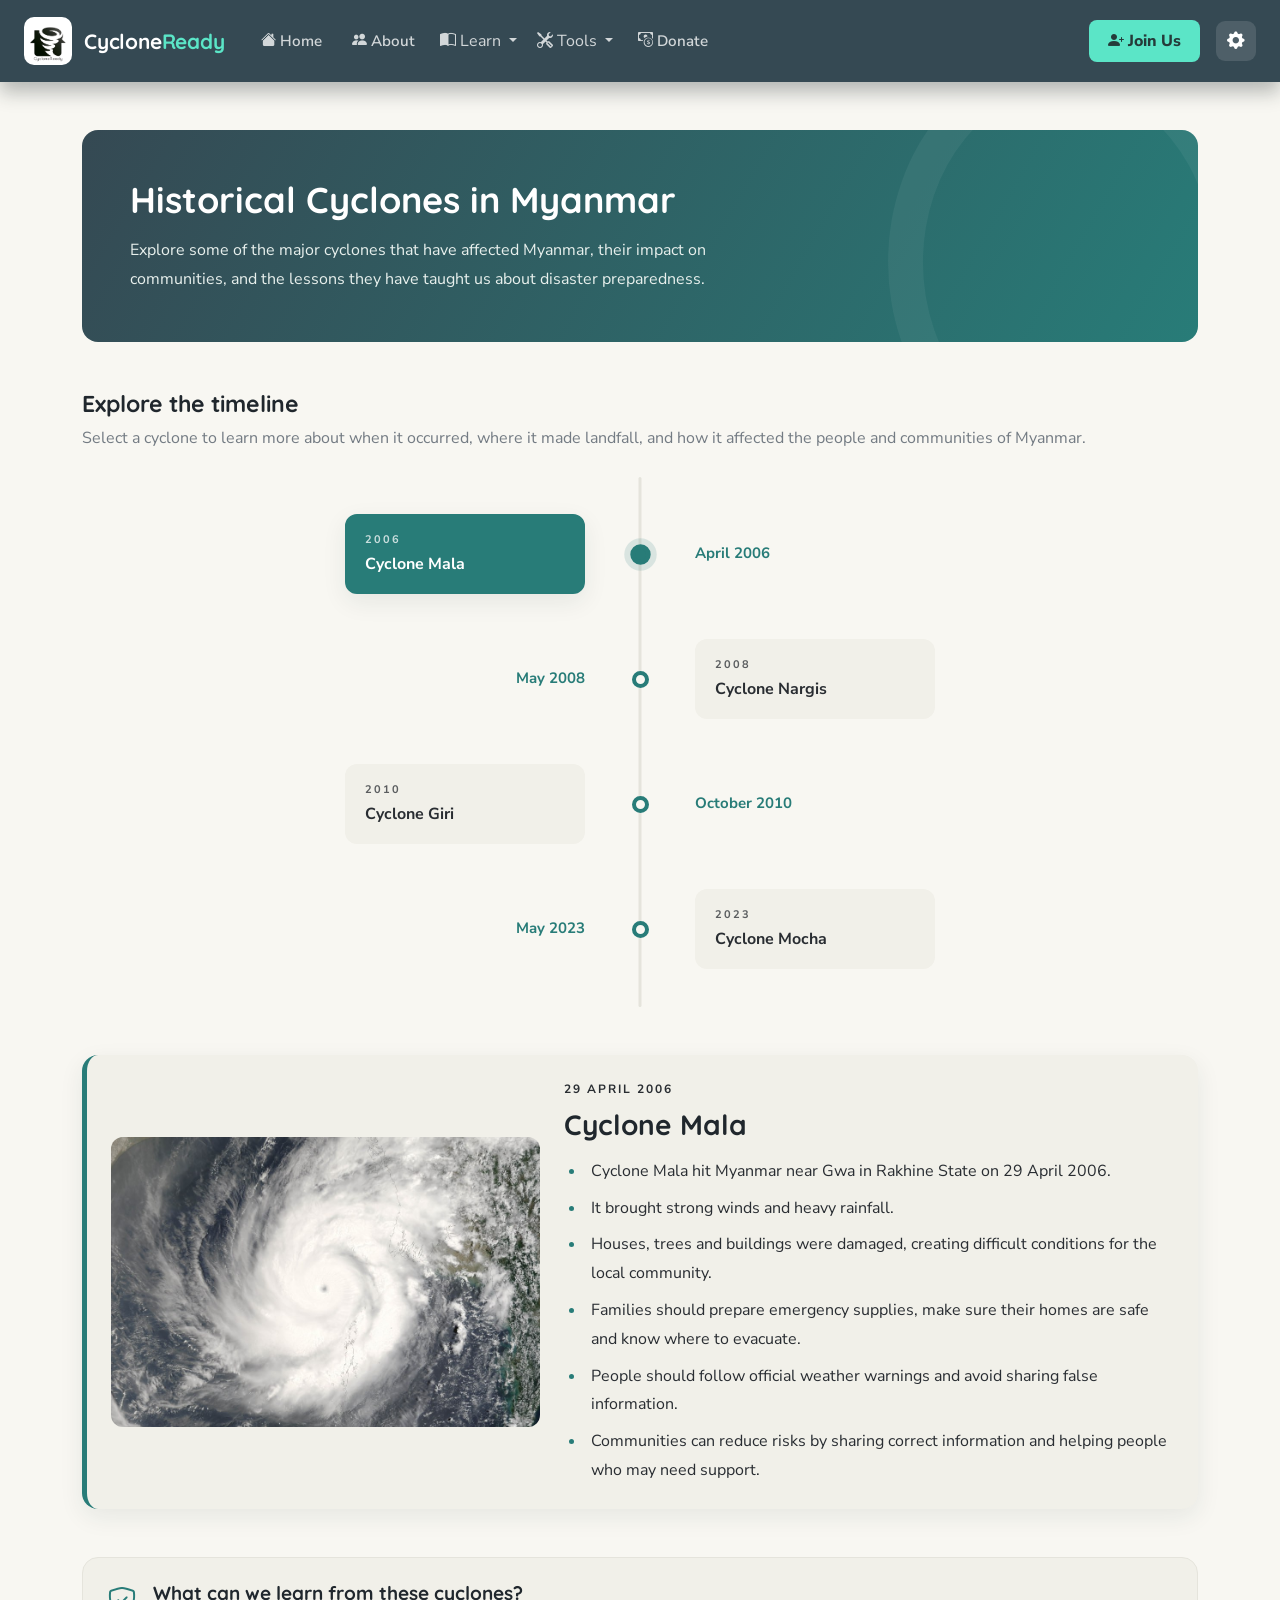
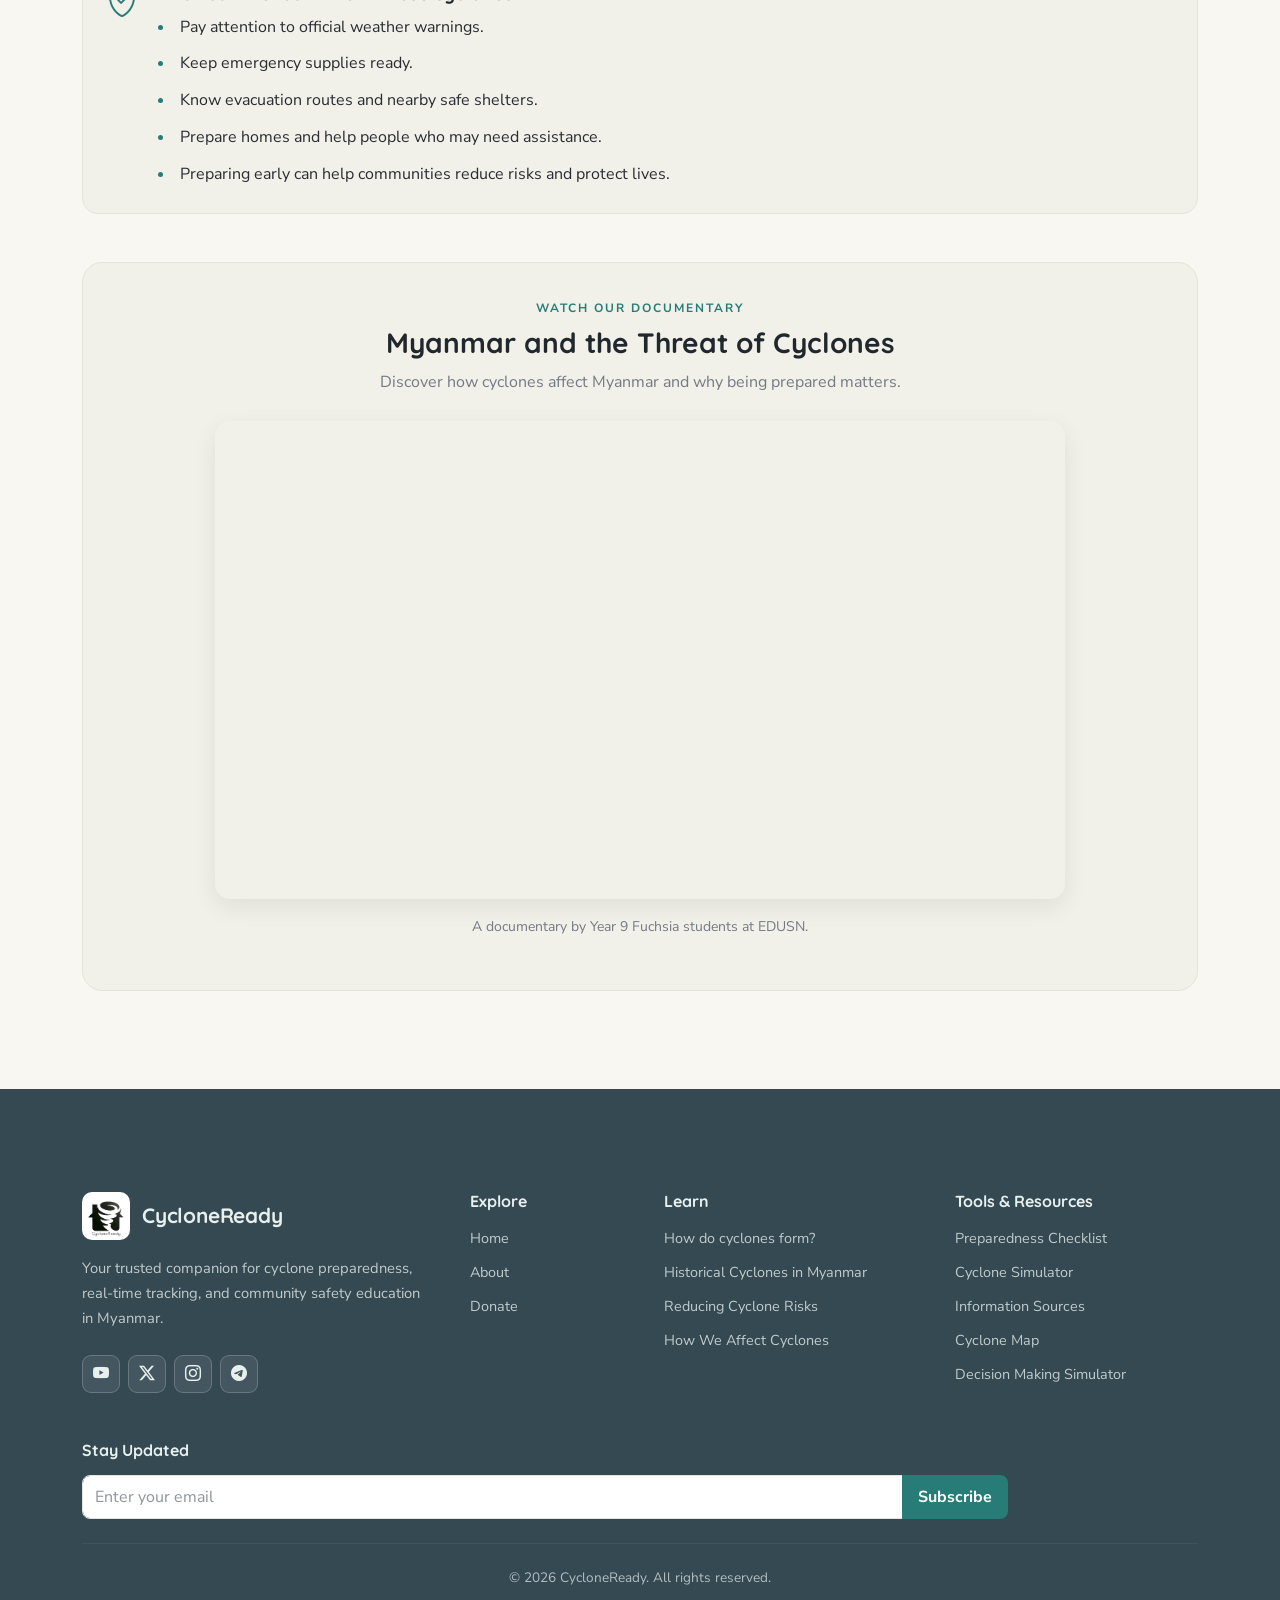
<file: pages/learn/historical.html>
<!DOCTYPE html>
<html lang="en">
<head>
    <meta charset="UTF-8">
    <meta name="viewport" content="width=device-width, initial-scale=1.0">
    <title data-translate="page_title">CycloneReady | Historical Cyclones</title>

    <link href="https://cdn.jsdelivr.net/npm/bootstrap@5.3.3/dist/css/bootstrap.min.css" rel="stylesheet">
    <link rel="stylesheet" href="https://cdn.jsdelivr.net/npm/bootstrap-icons@1.11.3/font/bootstrap-icons.min.css">

    <link rel="stylesheet" href="../../scripts/css/historical.css">
    <link rel="stylesheet" href="../../scripts/template.css">
    <link rel="icon" href="../../assets/logo.png">
</head>
<body>

    <nav class="navbar navbar-expand-lg custom-navbar sticky-top">
        <div class="container-fluid px-3 px-lg-4">

            <a class="navbar-brand me-lg-4" href="../../index.html">
                <div class="logo-container">
                    <div class="logo-box">
                        <img src="../../assets/logo.png" alt="CycloneReady Logo">
                    </div>
                    <span class="logo-text-area" data-translate="brand_name">Cyclone<span>Ready</span></span>
                </div>
            </a>

            <button class="navbar-toggler border-0 shadow-none text-white"
                    type="button"
                    data-bs-toggle="collapse"
                    data-bs-target="#navbarContent"
                    aria-controls="navbarContent"
                    aria-expanded="false"
                    aria-label="Toggle navigation">
                <i class="bi bi-list fs-1"></i>
            </button>

            <div class="collapse navbar-collapse" id="navbarContent">

                <ul class="navbar-nav me-auto mb-2 mb-lg-0 align-items-lg-center gap-lg-1">

                    <li class="nav-item">
                        <a class="nav-link" href="../../index.html" data-translate="nav_home">
                            <i class="bi bi-house-fill nav-icon"></i>
                            <span>Home</span>
                        </a>
                    </li>

                    <li class="nav-item">
                        <a class="nav-link" href="../aboutus.html" data-translate="nav_about">
                            <i class="bi bi-people-fill nav-icon"></i>
                            <span>About</span>
                        </a>
                    </li>

                    <li class="nav-item dropdown">
                        <a class="nav-link dropdown-toggle"
                           href="#"
                           id="learnDropdown"
                           role="button"
                           data-bs-toggle="dropdown"
                           aria-expanded="false"
                           data-translate="nav_learn">
                            <i class="bi bi-book-half nav-icon"></i>
                            <span>Learn</span>
                        </a>

                        <ul class="dropdown-menu shadow-lg border-0" aria-labelledby="learnDropdown">
                            <li>
                                <a class="dropdown-item py-2 px-3" href="howform.html" data-translate="learn_formation">
                                    How do cyclones form?
                                </a>
                            </li>

                            <li>
                                <a class="dropdown-item py-2 px-3 active"
                                   href="historical.html"
                                   data-translate="learn_history"
                                   aria-current="page">
                                    Historical Cyclones in Myanmar
                                </a>
                            </li>

                            <li>
                                <a class="dropdown-item py-2 px-3" href="reducingcyclonerisks.html" data-translate="learn_risks">
                                    Reducing Cyclone Risks
                                </a>
                            </li>

                            <li>
                                <a class="dropdown-item py-2 px-3" href="weaffect.html" data-translate="learn_human_impact">
                                    How We Affect Cyclones
                                </a>
                            </li>
                        </ul>
                    </li>

                    <li class="nav-item dropdown">
                        <a class="nav-link dropdown-toggle"
                           href="#"
                           id="toolsDropdown"
                           role="button"
                           data-bs-toggle="dropdown"
                           aria-expanded="false"
                           data-translate="nav_tools">
                            <i class="bi bi-tools nav-icon"></i>
                            <span>Tools</span>
                        </a>

                        <ul class="dropdown-menu shadow-lg border-0" aria-labelledby="toolsDropdown">
                            <li>
                                <a class="dropdown-item py-2 px-3" href="../tools/checklist.html" data-translate="tool_checklist">
                                    Preparedness Checklist
                                </a>
                            </li>

                            <li>
                                <a class="dropdown-item py-2 px-3" href="../tools/simulator.html" data-translate="tool_simulator">
                                    Cyclone Simulator
                                </a>
                            </li>

                            <li>
                                <a class="dropdown-item py-2 px-3" href="../tools/cycnews.html" data-translate="tool_sources">
                                    Information Sources
                                </a>
                            </li>

                            <li>
                                <a class="dropdown-item py-2 px-3" href="../tools/map.html" data-translate="tool_map">
                                    Cyclone Map
                                </a>
                            </li>

                            <li>
                                <a class="dropdown-item py-2 px-3" href="../tools/vn.html" data-translate="tool_decision">
                                    Decision Making Simulator
                                </a>
                            </li>
                        </ul>
                    </li>

                    <li class="nav-item">
                        <a class="nav-link" href="../donate.html" data-translate="nav_donate">
                            <i class="bi bi-cash-coin nav-icon"></i>
                            <span>Donate</span>
                        </a>
                    </li>

                </ul>

                <div class="d-flex align-items-center gap-3 mt-3 mt-lg-0 navbar-actions">

                    <button type="button"
                            class="btn-join"
                            id="userAccountBtn"
                            data-bs-toggle="modal"
                            data-bs-target="#authModal"
                            data-translate="join_us">
                        <i class="bi bi-person-plus-fill me-1"></i>
                        Join Us
                    </button>

                    <button type="button"
                            class="settings-btn border-0"
                            data-bs-toggle="modal"
                            data-bs-target="#settingsModal"
                            data-translate-title="settings"
                            data-translate-aria="settings"
                            title="Settings"
                            aria-label="Settings">
                        <i class="bi bi-gear-fill"></i>
                    </button>

                </div>

            </div>
        </div>
    </nav>

    <main class="container py-5">

        <section class="history-header rounded-4 p-4 p-md-5 mb-5">
            <div class="history-header-content">
                <h1 class="fw-bold">Historical Cyclones in Myanmar</h1>
                <p class="mb-0">
                    Explore some of the major cyclones that have affected Myanmar,
                    their impact on communities, and the lessons they have taught us
                    about disaster preparedness.
                </p>
            </div>
        </section>

        <section class="history-intro mb-4">
            <h2>Explore the timeline</h2>
            <p>
                Select a cyclone to learn more about when it occurred, where it made landfall,
                and how it affected the people and communities of Myanmar.
            </p>
        </section>

        <div class="history-timeline mb-5" role="tablist" aria-label="Historical cyclone timeline">

            <div class="timeline-row">
                <div class="timeline-side timeline-left">
                    <button class="history-tab active"
                            id="mala-tab"
                            data-bs-toggle="tab"
                            data-bs-target="#mala"
                            type="button"
                            role="tab"
                            aria-controls="mala"
                            aria-selected="true">
                        <span class="tab-year">2006</span>
                        <span class="tab-name">Cyclone Mala</span>
                    </button>
                </div>

                <div class="timeline-center">
                    <span class="timeline-dot active-dot"></span>
                </div>

                <div class="timeline-side timeline-right">
                    <p class="history-date">April 2006</p>
                </div>
            </div>

            <div class="timeline-row">
                <div class="timeline-side timeline-left">
                    <p class="history-date">May 2008</p>
                </div>

                <div class="timeline-center">
                    <span class="timeline-dot"></span>
                </div>

                <div class="timeline-side timeline-right">
                    <button class="history-tab"
                            id="nargis-tab"
                            data-bs-toggle="tab"
                            data-bs-target="#nargis"
                            type="button"
                            role="tab"
                            aria-controls="nargis"
                            aria-selected="false">
                        <span class="tab-year">2008</span>
                        <span class="tab-name">Cyclone Nargis</span>
                    </button>
                </div>
            </div>

            <div class="timeline-row">
                <div class="timeline-side timeline-left">
                    <button class="history-tab"
                            id="giri-tab"
                            data-bs-toggle="tab"
                            data-bs-target="#giri"
                            type="button"
                            role="tab"
                            aria-controls="giri"
                            aria-selected="false">
                        <span class="tab-year">2010</span>
                        <span class="tab-name">Cyclone Giri</span>
                    </button>
                </div>

                <div class="timeline-center">
                    <span class="timeline-dot"></span>
                </div>

                <div class="timeline-side timeline-right">
                    <p class="history-date">October 2010</p>
                </div>
            </div>

            <div class="timeline-row">
                <div class="timeline-side timeline-left">
                    <p class="history-date">May 2023</p>
                </div>

                <div class="timeline-center">
                    <span class="timeline-dot"></span>
                </div>

                <div class="timeline-side timeline-right">
                    <button class="history-tab"
                            id="mocha-tab"
                            data-bs-toggle="tab"
                            data-bs-target="#mocha"
                            type="button"
                            role="tab"
                            aria-controls="mocha"
                            aria-selected="false">
                        <span class="tab-year">2023</span>
                        <span class="tab-name">Cyclone Mocha</span>
                    </button>
                </div>
            </div>

        </div>

        <div class="tab-content history-detail rounded-4 p-3 p-md-4">

            <div class="tab-pane fade show active" id="mala" role="tabpanel" aria-labelledby="mala-tab">
                <div class="row align-items-center g-4">
                    <div class="col-md-5">
                        <img src="../../assets/cycMala.jpg" class="img-fluid history-image" alt="Cyclone Mala">
                    </div>

                    <div class="col-md-7">
                        <p class="history-label">29 APRIL 2006</p>
                        <h2 class="fw-bold">Cyclone Mala</h2>

                        <ul class="history-list">
                            <li>Cyclone Mala hit Myanmar near Gwa in Rakhine State on 29 April 2006.</li>
                            <li>It brought strong winds and heavy rainfall.</li>
                            <li>Houses, trees and buildings were damaged, creating difficult conditions for the local community.</li>
                            <li>Families should prepare emergency supplies, make sure their homes are safe and know where to evacuate.</li>
                            <li>People should follow official weather warnings and avoid sharing false information.</li>
                            <li>Communities can reduce risks by sharing correct information and helping people who may need support.</li>
                        </ul>
                    </div>
                </div>
            </div>

            <div class="tab-pane fade" id="nargis" role="tabpanel" aria-labelledby="nargis-tab">
                <div class="row align-items-center g-4">
                    <div class="col-md-5">
                        <img src="../../assets/cycNargis.jpg" class="img-fluid history-image" alt="Cyclone Nargis">
                    </div>

                    <div class="col-md-7">
                        <p class="history-label">2 MAY 2008</p>
                        <h2 class="fw-bold">Cyclone Nargis</h2>

                        <ul class="history-list">
                            <li>Cyclone Nargis struck Myanmar on 2 May 2008.</li>
                            <li>It brought strong winds, torrential rainfall and a severe storm surge.</li>
                            <li>The Ayeyarwady Delta and Yangon were badly affected, with severe flooding in coastal and low-lying villages.</li>
                            <li>Thousands of houses, schools and hospitals were damaged or destroyed.</li>
                            <li>Roads, bridges, electricity supplies and communication services were also affected, making it harder to deliver aid.</li>
                            <li>Many people lost their lives, and millions were affected by the disaster.</li>
                            <li>Cyclone Nargis showed the importance of early warning systems, emergency supplies, evacuation plans and safe shelters.</li>
                        </ul>
                    </div>
                </div>
            </div>

            <div class="tab-pane fade" id="giri" role="tabpanel" aria-labelledby="giri-tab">
                <div class="row align-items-center g-4">
                    <div class="col-md-5">
                        <img src="../../assets/cycGiri.jpg" class="img-fluid history-image" alt="Cyclone Giri">
                    </div>

                    <div class="col-md-7">
                        <p class="history-label">OCTOBER 2010</p>
                        <h2 class="fw-bold">Cyclone Giri</h2>

                        <ul class="history-list">
                            <li>Cyclone Giri hit Rakhine State in October 2010.</li>
                            <li>It brought very strong winds, heavy rainfall and flooding to nearby towns and villages.</li>
                            <li>Many houses, trees and buildings were destroyed.</li>
                            <li>Roads and other infrastructure were damaged, making it harder for people to travel, communicate and get help.</li>
                            <li>People lost their homes and needed assistance after the cyclone.</li>
                            <li>Cyclone Giri resulted in 45 fatalities.</li>
                            <li>It showed the importance of preparing emergency supplies, securing homes, following weather reports and knowing where to go for safety.</li>
                        </ul>
                    </div>
                </div>
            </div>

            <div class="tab-pane fade" id="mocha" role="tabpanel" aria-labelledby="mocha-tab">
                <div class="row align-items-center g-4">
                    <div class="col-md-5">
                        <img src="../../assets/cycMocha.jpg" class="img-fluid history-image" alt="Cyclone Mocha">
                    </div>

                    <div class="col-md-7">
                        <p class="history-label">14 MAY 2023</p>
                        <h2 class="fw-bold">Cyclone Mocha</h2>

                        <ul class="history-list">
                            <li>Cyclone Mocha made landfall near Sittwe in Rakhine State on 14 May 2023.</li>
                            <li>It brought extremely strong winds, heavy rainfall and severe flooding to many parts of Myanmar.</li>
                            <li>Thousands of houses, schools, hospitals and other buildings were damaged or destroyed.</li>
                            <li>Trees, electricity lines, roads and communication systems were also damaged.</li>
                            <li>Floodwater made it difficult for people to travel, access clean drinking water and receive emergency assistance.</li>
                            <li>Many families had to leave their homes and move to safer shelters.</li>
                            <li>Cyclone Mocha highlighted the importance of strong buildings, early evacuation, emergency supplies and reliable weather warnings.</li>
                        </ul>
                    </div>
                </div>
            </div>

        </div>

        <section class="history-takeaway mt-5 p-4 rounded-4">
            <div class="d-flex align-items-start gap-3">
                <i class="bi bi-shield-check takeaway-icon"></i>

                <div>
                    <h3>What can we learn from these cyclones?</h3>

                    <ul class="history-list mb-0">
                        <li>Pay attention to official weather warnings.</li>
                        <li>Keep emergency supplies ready.</li>
                        <li>Know evacuation routes and nearby safe shelters.</li>
                        <li>Prepare homes and help people who may need assistance.</li>
                        <li>Preparing early can help communities reduce risks and protect lives.</li>
                    </ul>
                </div>
            </div>
        </section>

        <section class="history-documentary mt-5">
            <div class="documentary-heading text-center mb-4">
                <p class="history-label">WATCH OUR DOCUMENTARY</p>
                <h2 class="fw-bold">Myanmar and the Threat of Cyclones</h2>
                <p>Discover how cyclones affect Myanmar and why being prepared matters.</p>
            </div>

            <div class="documentary-video">
                <div class="ratio ratio-16x9">
                    <iframe src="https://www.youtube.com/embed/fSmkGHSYSUA"
                            title="Myanmar and the Threat of Cyclones Documentary"
                            allow="accelerometer; autoplay; clipboard-write; encrypted-media; gyroscope; picture-in-picture; web-share"
                            referrerpolicy="strict-origin-when-cross-origin"
                            allowfullscreen></iframe>
                </div>
            </div>

            <p class="documentary-caption text-center mt-3">
                A documentary by Year 9 Fuchsia students at EDUSN.
            </p>
        </section>

    </main>

    <div class="modal fade" id="authModal" tabindex="-1" aria-labelledby="authModalLabel" aria-hidden="true">
        <div class="modal-dialog modal-dialog-centered">
            <div class="modal-content">
                <div class="modal-header">
                    <div>
                        <h5 class="modal-title" id="authModalLabel">Welcome to CycloneReady</h5>
                        <p class="mb-0 text-muted">Join our community and stay prepared.</p>
                    </div>
                    <button type="button" class="btn-close" data-bs-dismiss="modal" aria-label="Close"></button>
                </div>

                <div class="modal-body">
                    <ul class="nav nav-tabs nav-fill mb-4" id="authTabs" role="tablist">
                        <li class="nav-item" role="presentation">
                            <button class="nav-link active w-100" id="signin-tab" data-bs-toggle="tab" data-bs-target="#signinPane" type="button" role="tab" aria-controls="signinPane" aria-selected="true">
                                Sign In
                            </button>
                        </li>

                        <li class="nav-item" role="presentation">
                            <button class="nav-link w-100" id="signup-tab" data-bs-toggle="tab" data-bs-target="#signupPane" type="button" role="tab" aria-controls="signupPane" aria-selected="false">
                                Create Account
                            </button>
                        </li>
                    </ul>

                    <div class="tab-content" id="authTabContent">

                        <div class="tab-pane fade show active" id="signinPane" role="tabpanel" aria-labelledby="signin-tab" tabindex="0">
                            <form id="signinForm" novalidate>
                                <div class="mb-3">
                                    <label for="signinEmail" class="form-label">Email Address</label>
                                    <input type="email" class="form-control" id="signinEmail" placeholder="Enter your email" maxlength="254" autocomplete="email" required>
                                    <div class="invalid-feedback">Please enter a valid email address.</div>
                                </div>

                                <div class="mb-3">
                                    <label for="signinPassword" class="form-label">Password</label>
                                    <div class="input-group">
                                        <input type="password" class="form-control" id="signinPassword" placeholder="Enter your password" autocomplete="current-password" required>
                                        <button class="btn btn-outline-secondary" type="button" data-toggle-password="signinPassword" aria-label="Show password">
                                            <i class="bi bi-eye"></i>
                                        </button>
                                        <div class="invalid-feedback">Please enter your password.</div>
                                    </div>
                                </div>

                                <div class="form-check mb-3">
                                    <input class="form-check-input" type="checkbox" id="rememberMe">
                                    <label class="form-check-label" for="rememberMe">Remember me</label>
                                </div>

                                <div id="signinMessage" class="alert d-none" role="alert"></div>

                                <button type="submit" class="btn btn-primary w-100">Sign In</button>
                            </form>
                        </div>

                        <div class="tab-pane fade" id="signupPane" role="tabpanel" aria-labelledby="signup-tab" tabindex="0">
                            <form id="signupForm" novalidate>
                                <div class="mb-3">
                                    <label for="signupName" class="form-label">Full Name</label>
                                    <input type="text" class="form-control" id="signupName" placeholder="Enter your name" minlength="2" maxlength="60" autocomplete="name" required>
                                    <div class="invalid-feedback">Please enter your name (at least 2 characters).</div>
                                </div>

                                <div class="mb-3">
                                    <label for="signupUsername" class="form-label">Username</label>
                                    <input type="text" class="form-control" id="signupUsername" placeholder="Choose a username" minlength="3" maxlength="20" pattern="[A-Za-z0-9_]{3,20}" autocomplete="username" required>
                                    <div class="form-text">Use 3–20 letters, numbers, or underscores.</div>
                                    <div class="invalid-feedback">Use 3–20 letters, numbers, or underscores.</div>
                                </div>

                                <div class="mb-3">
                                    <label for="signupEmail" class="form-label">Email Address</label>
                                    <input type="email" class="form-control" id="signupEmail" placeholder="Enter your email" maxlength="254" autocomplete="email" required>
                                    <div class="invalid-feedback">Please enter a valid email address.</div>
                                </div>

                                <div class="mb-3">
                                    <label for="signupPassword" class="form-label">Password</label>
                                    <div class="input-group">
                                        <input type="password" class="form-control" id="signupPassword" placeholder="Create a password" minlength="8" autocomplete="new-password" required>
                                        <button class="btn btn-outline-secondary" type="button" data-toggle-password="signupPassword" aria-label="Show password">
                                            <i class="bi bi-eye"></i>
                                        </button>
                                        <div class="invalid-feedback">Your password does not meet all requirements.</div>
                                    </div>

                                    <div class="mt-2 small">
                                        <div id="passwordLength" class="text-danger"><i class="bi bi-x-circle me-1"></i>At least 8 characters</div>
                                        <div id="passwordUpper" class="text-danger"><i class="bi bi-x-circle me-1"></i>At least one uppercase letter</div>
                                        <div id="passwordLower" class="text-danger"><i class="bi bi-x-circle me-1"></i>At least one lowercase letter</div>
                                        <div id="passwordNumber" class="text-danger"><i class="bi bi-x-circle me-1"></i>At least one number</div>
                                    </div>
                                </div>

                                <div class="mb-3">
                                    <label for="confirmPassword" class="form-label">Confirm Password</label>
                                    <div class="input-group">
                                        <input type="password" class="form-control" id="confirmPassword" placeholder="Enter your password again" autocomplete="new-password" required>
                                        <button class="btn btn-outline-secondary" type="button" data-toggle-password="confirmPassword" aria-label="Show password">
                                            <i class="bi bi-eye"></i>
                                        </button>
                                        <div class="invalid-feedback">Your passwords must match.</div>
                                    </div>
                                </div>

                                <div class="mb-3">
                                    <div class="form-check">
                                        <input class="form-check-input" type="checkbox" id="agreeTerms" required>
                                        <label class="form-check-label" for="agreeTerms">
                                            I agree to use CycloneReady responsibly.
                                        </label>
                                        <div class="invalid-feedback">You must agree before creating an account.</div>
                                    </div>
                                </div>

                                <div class="mb-3">
                                    <div class="form-check">
                                        <input class="form-check-input" type="checkbox" id="newsletterOptIn">
                                        <label class="form-check-label" for="newsletterOptIn">
                                            I would like to receive CycloneReady updates.
                                        </label>
                                    </div>
                                </div>

                                <div id="signupMessage" class="alert d-none" role="alert"></div>

                                <button type="submit" class="btn btn-primary w-100">Create Account</button>
                            </form>
                        </div>

                    </div>
                </div>
            </div>
        </div>
    </div>

    <div class="modal fade"
         id="settingsModal"
         tabindex="-1"
         aria-labelledby="settingsModalLabel"
         aria-hidden="true">

        <div class="modal-dialog modal-dialog-centered">
            <div class="modal-content auth-modal-content border-0 shadow-lg">

                <div class="modal-header border-0 pb-2 pt-3 px-4">
                    <h5 class="modal-title fw-bold text-modal" id="settingsModalLabel" data-translate="preferences">
                        Preferences
                    </h5>

                    <button type="button"
                            class="btn-close ms-auto shadow-none"
                            data-bs-dismiss="modal"
                            data-translate-aria="close"
                            aria-label="Close">
                    </button>
                </div>

                <div class="modal-body px-4 pb-4 pt-2">
                    <div class="modal-uniform-container d-flex flex-column justify-content-between">

                        <form id="settingsForm" class="d-flex flex-column justify-content-between h-100">
                            <div>

                                <div class="mb-3 d-flex justify-content-between align-items-center p-3 rounded bg-settings-item">
                                    <span class="text-modal small fw-medium d-flex align-items-center gap-2">
                                        <i class="bi bi-moon-fill text-muted" id="nightModeIcon"></i>
                                        <span data-translate="night_mode">Night Mode</span>
                                    </span>

                                    <div class="form-check form-switch me-1 mb-0">
                                        <input class="form-check-input" type="checkbox" role="switch" id="nightModeSwitch">
                                    </div>
                                </div>

                                <div class="mb-3">
                                    <label for="languageSelect" class="form-label text-modal small fw-medium" data-translate="language">
                                        Language
                                    </label>

                                    <select class="form-select custom-input" id="languageSelect">
                                        <option value="en">English</option>
                                        <option value="my">Myanmar (မြန်မာ)</option>
                                    </select>
                                </div>

                            </div>

                            <button type="submit" class="btn btn-auth-submit w-100 py-2 mt-auto" data-translate="save_changes">
                                Save Changes
                            </button>
                        </form>

                    </div>
                </div>
            </div>
        </div>
    </div>

    <footer class="custom-footer">
        <div class="container py-5">

            <div class="row g-4 g-lg-5">

                <div class="col-lg-4 col-md-12">
                    <div class="logo-container footer-logo mb-3">
                        <div class="logo-box">
                            <img src="../../assets/logo.png" alt="CycloneReady Logo">
                        </div>
                        <div class="logo-text-area">CycloneReady</div>
                    </div>

                    <p class="small footer-desc mb-4" data-translate="footerDesc">
                        Your trusted companion for cyclone preparedness,
                        real-time tracking, and community safety education
                        in Myanmar.
                    </p>

                    <div class="d-flex gap-2 footer-socials">
                        <a href="#" class="social-icon-btn" aria-label="YouTube" title="YouTube">
                            <i class="bi bi-youtube"></i>
                        </a>
                        <a href="#" class="social-icon-btn" aria-label="Twitter" title="Twitter">
                            <i class="bi bi-twitter-x"></i>
                        </a>
                        <a href="#" class="social-icon-btn" aria-label="Instagram" title="Instagram">
                            <i class="bi bi-instagram"></i>
                        </a>
                        <a href="#" class="social-icon-btn" aria-label="Telegram" title="Telegram">
                            <i class="bi bi-telegram"></i>
                        </a>
                    </div>
                </div>

                <div class="col-6 col-lg-2">
                    <h5 class="footer-heading fs-6" data-translate="footer_explore">Explore</h5>

                    <ul class="list-unstyled footer-links mb-0">
                        <li><a href="../../index.html" data-translate="nav_home">Home</a></li>
                        <li><a href="../aboutus.html" data-translate="nav_about">About Us</a></li>
                        <li><a href="../donate.html" data-translate="nav_donate">Donate</a></li>
                    </ul>
                </div>

                <div class="col-6 col-lg-3">
                    <h5 class="footer-heading fs-6" data-translate="footer_learn">Learn</h5>

                    <ul class="list-unstyled footer-links mb-0">
                        <li><a href="howform.html" data-translate="learn_formation">How do cyclones form?</a></li>
                        <li><a href="historical.html" data-translate="learn_history">Historical Cyclones in Myanmar</a></li>
                        <li><a href="reducingcyclonerisks.html" data-translate="learn_risks">Reducing Cyclone Risks</a></li>
                        <li><a href="weaffect.html" data-translate="learn_human_impact">How We Affect Cyclones</a></li>
                    </ul>
                </div>

                <div class="col-12 col-lg-3">
                    <h5 class="footer-heading fs-6" data-translate="footer_tools">Tools & Resources</h5>

                    <ul class="list-unstyled footer-links mb-0">
                        <li><a href="../tools/checklist.html" data-translate="tool_checklist">Preparedness Checklist</a></li>
                        <li><a href="../tools/simulator.html" data-translate="tool_simulator">Cyclone Simulator</a></li>
                        <li><a href="../tools/cycnews.html" data-translate="tool_sources">Cyclone Information Sources</a></li>
                        <li><a href="../tools/map.html" data-translate="tool_map">Cyclone Map</a></li>
                        <li><a href="../tools/vn.html" data-translate="tool_decision">Decision Making Simulator</a></li>
                    </ul>
                </div>

            </div>

            <div class="row g-4 mt-4 footer-bottom-section">
                <div class="col-lg-10">
                    <h5 class="footer-heading fs-6" data-translate="stayUpdatedTitle">Stay Updated</h5>

                    <form id="newsletterForm" class="input-group">
                        <input type="email"
                               class="form-control custom-input"
                               placeholder="Enter your email"
                               data-translate-placeholder="newsletterPlaceholder"
                               required>

                        <button class="btn btn-auth-submit px-3"
                                type="submit"
                                data-translate="subscribeBtn">
                            Subscribe
                        </button>
                    </form>
                </div>
            </div>

            <hr class="footer-divider my-4">

            <div class="footer-copyright-area d-flex justify-content-center align-items-center flex-wrap gap-2">
                <span class="small footer-copyright">
                    &copy; 2026 CycloneReady. All rights reserved.
                </span>
            </div>

        </div>
    </footer>

    <script src="https://cdn.jsdelivr.net/npm/bootstrap@5.3.3/dist/js/bootstrap.bundle.min.js"></script>
    <script src="../../scripts/template.js"></script>
    <script src="../../scripts/translation.js"></script>
    <script src="../../scripts/js/historical.js"></script>
</body>
</html>
</file>
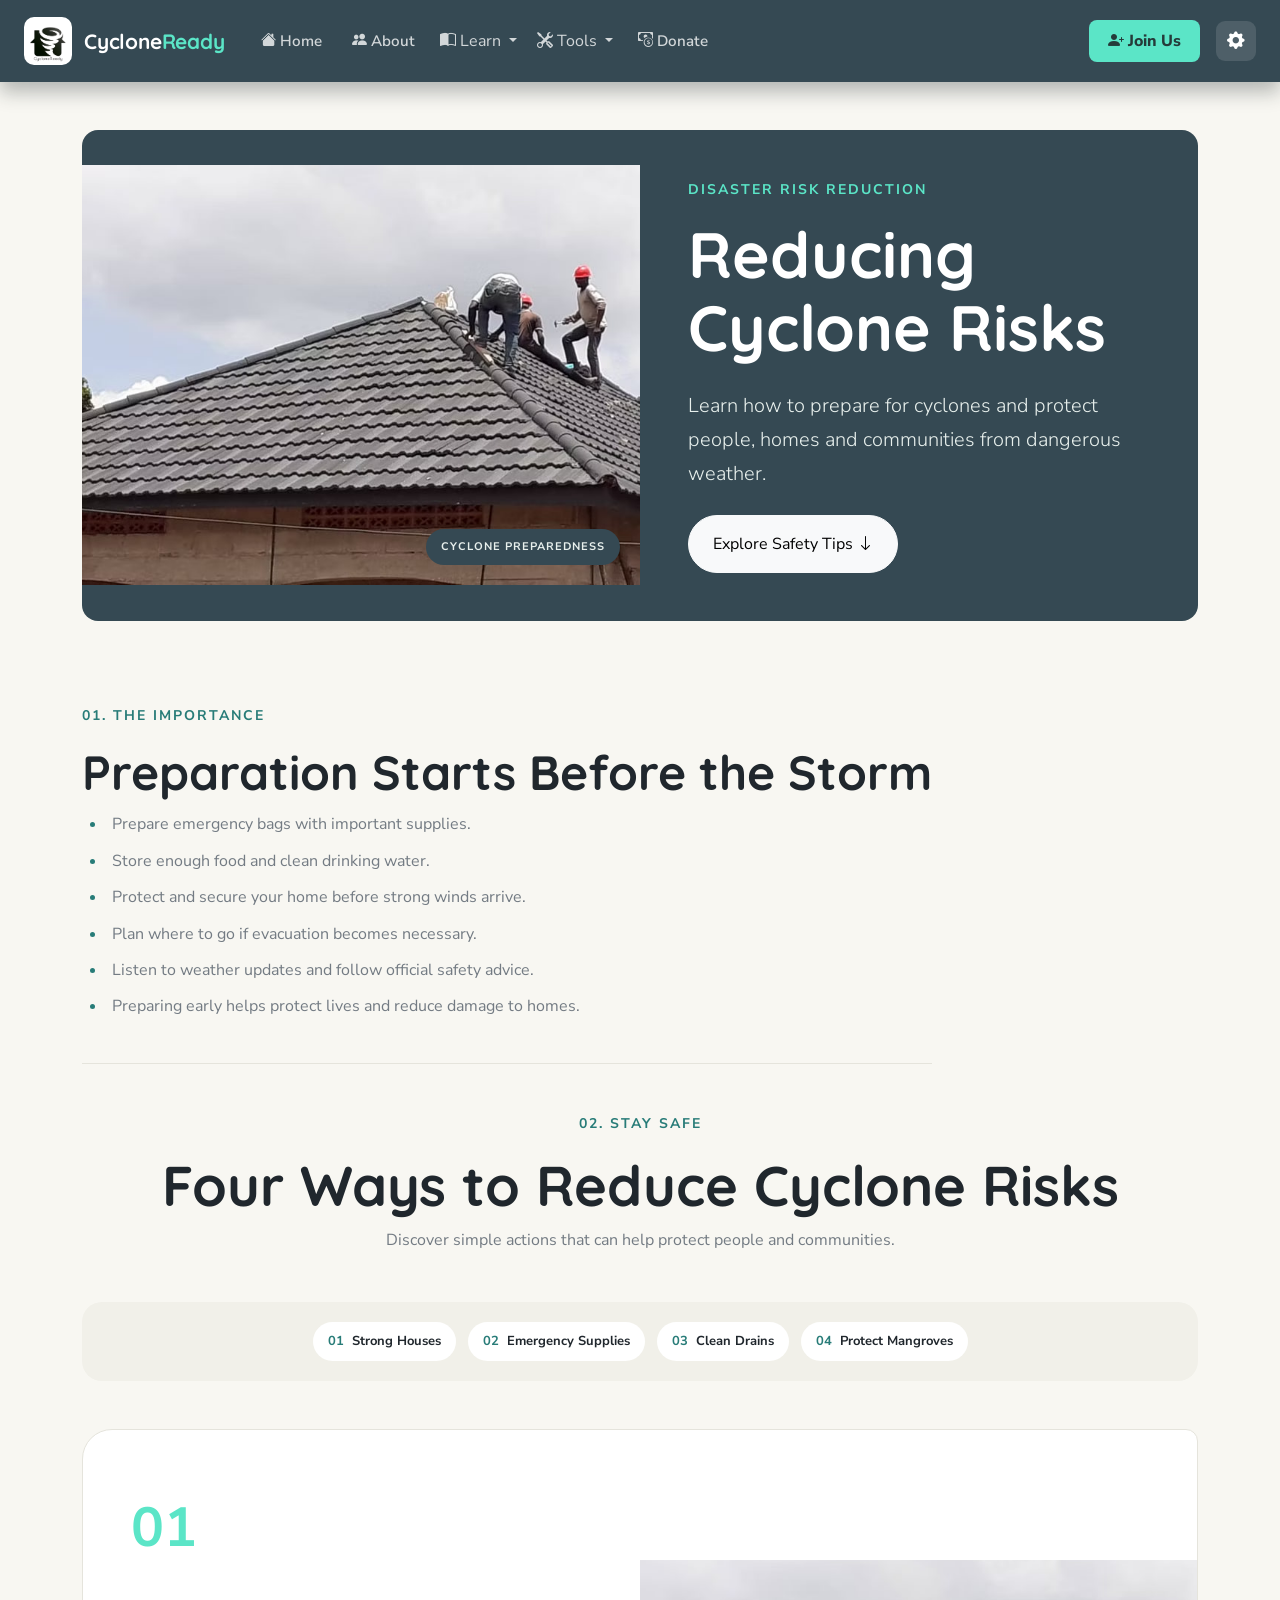
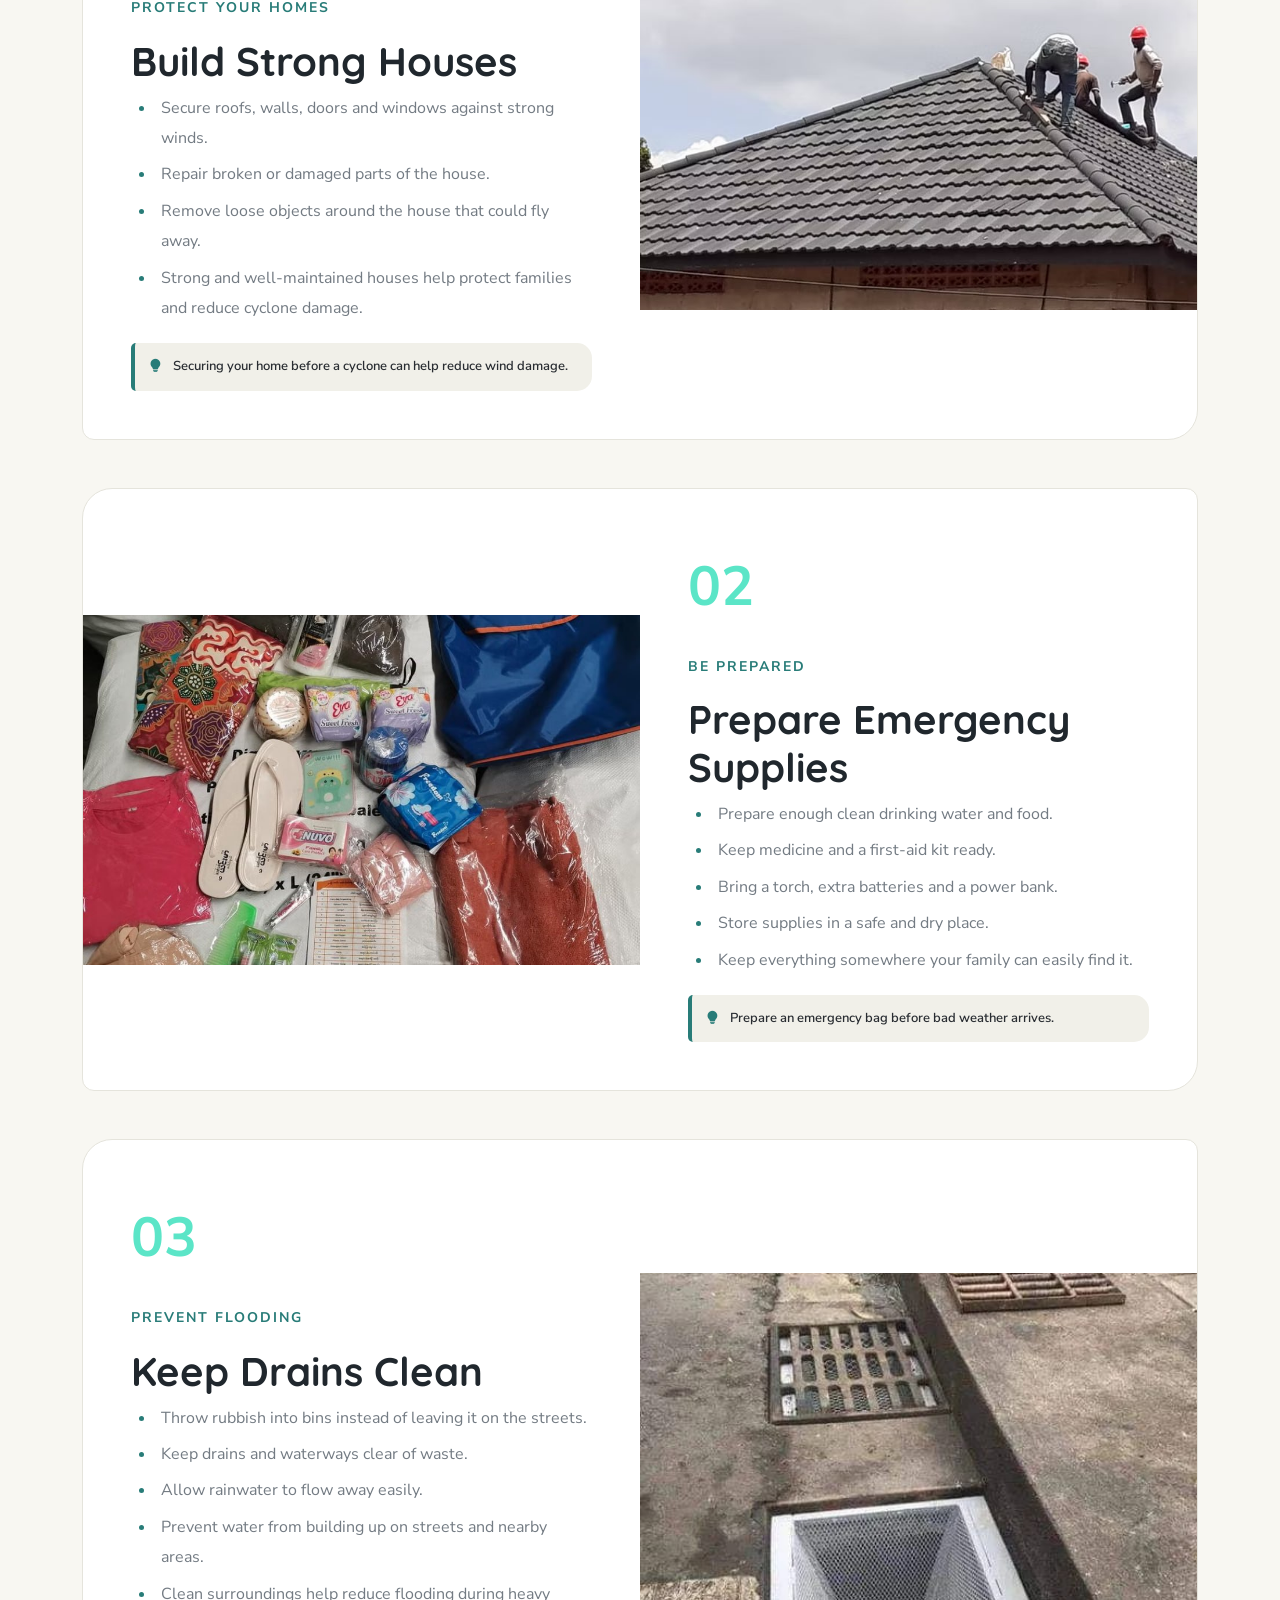
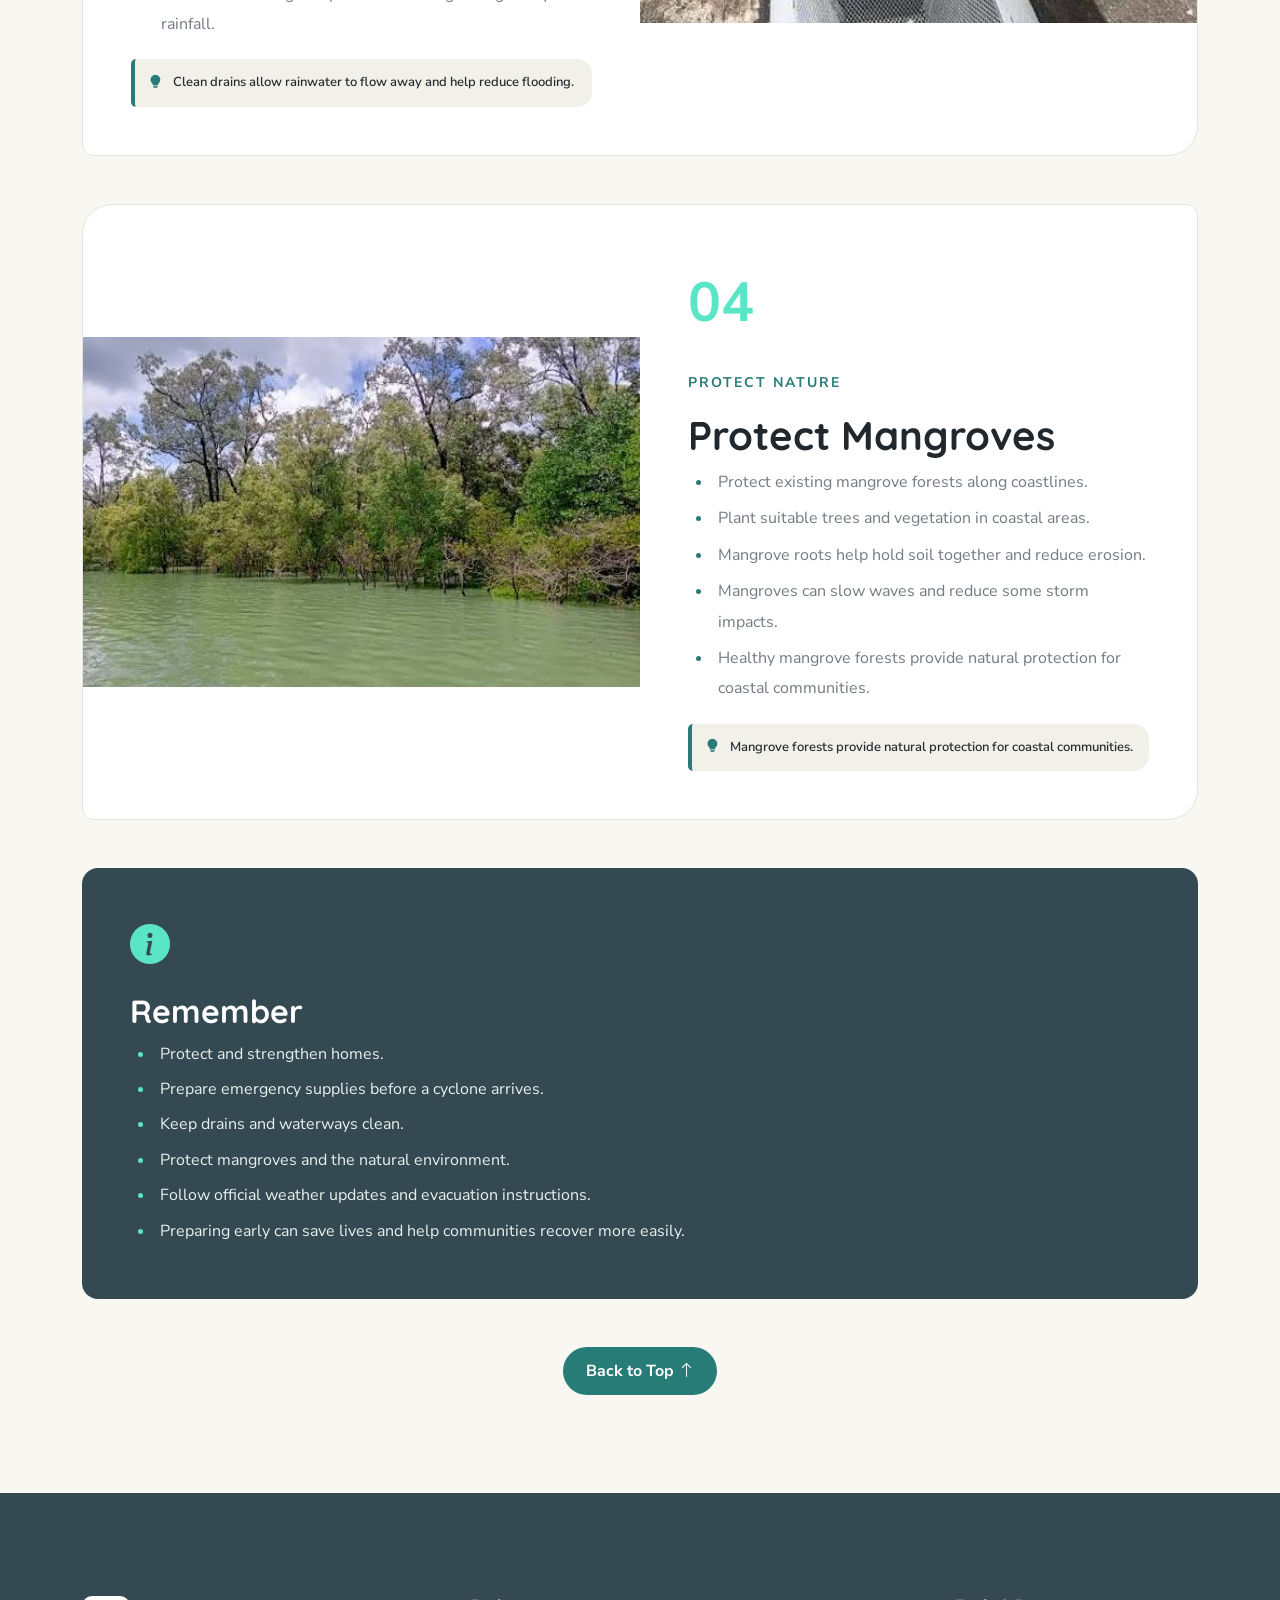
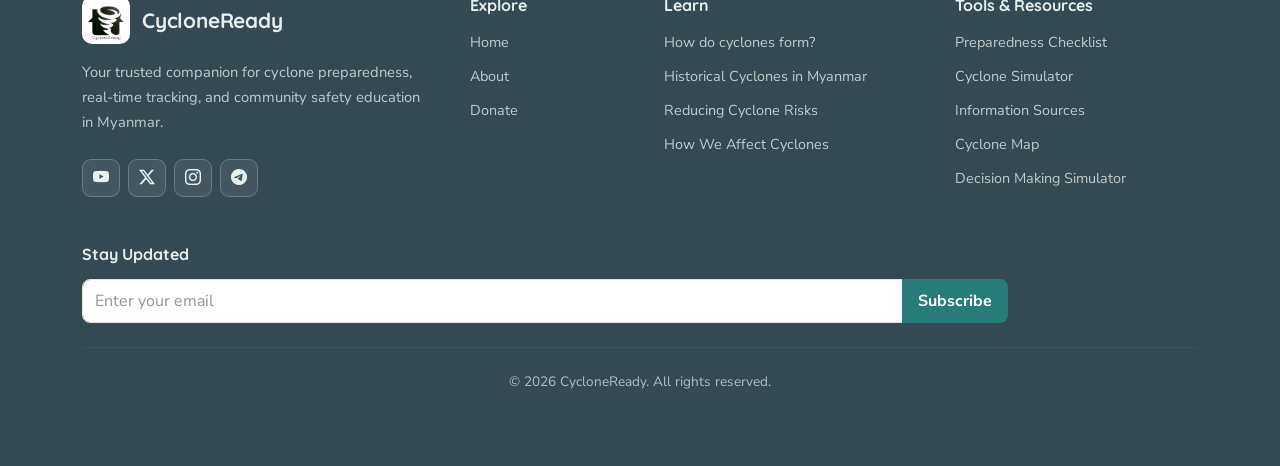
<file: pages/learn/reducingcyclonerisks.html>
<!DOCTYPE html>
<html lang="en">
<head>
    <meta charset="UTF-8">
    <meta name="viewport" content="width=device-width, initial-scale=1.0">
    <title data-translate="page_title">CycloneReady | Reducing Cyclone Risks</title>

    <link href="https://cdn.jsdelivr.net/npm/bootstrap@5.3.3/dist/css/bootstrap.min.css" rel="stylesheet">
    <link rel="stylesheet" href="https://cdn.jsdelivr.net/npm/bootstrap-icons@1.11.3/font/bootstrap-icons.min.css">
    <link rel="stylesheet" href="../../scripts/css/articleReducingCycloneRisks.css">
    <link rel="stylesheet" href="../../scripts/template.css">

    <link rel="preconnect" href="https://fonts.googleapis.com">
    <link rel="preconnect" href="https://fonts.gstatic.com" crossorigin>
    <link href="https://fonts.googleapis.com/css2?family=Quicksand:wght@300..700&display=swap" rel="stylesheet">
    <link rel="icon" href="../../assets/logo.png">
</head>
<body>

    <nav class="navbar navbar-expand-lg custom-navbar sticky-top">
        <div class="container-fluid px-3 px-lg-4">

            <a class="navbar-brand me-lg-4" href="../../index.html">
                <div class="logo-container">
                    <div class="logo-box">
                        <img src="../../assets/logo.png" alt="CycloneReady Logo">
                    </div>
                    <span class="logo-text-area" data-translate="brand_name">Cyclone<span>Ready</span></span>
                </div>
            </a>

            <button class="navbar-toggler border-0 shadow-none text-white"
                    type="button"
                    data-bs-toggle="collapse"
                    data-bs-target="#navbarContent"
                    aria-controls="navbarContent"
                    aria-expanded="false"
                    aria-label="Toggle navigation">
                <i class="bi bi-list fs-1"></i>
            </button>

            <div class="collapse navbar-collapse" id="navbarContent">

                <ul class="navbar-nav me-auto mb-2 mb-lg-0 align-items-lg-center gap-lg-1">

                    <li class="nav-item">
                        <a class="nav-link" href="../../index.html" data-translate="nav_home">
                            <i class="bi bi-house-fill nav-icon"></i>
                            <span>Home</span>
                        </a>
                    </li>

                    <li class="nav-item">
                        <a class="nav-link" href="../aboutus.html" data-translate="nav_about">
                            <i class="bi bi-people-fill nav-icon"></i>
                            <span>About</span>
                        </a>
                    </li>

                    <li class="nav-item dropdown">
                        <a class="nav-link dropdown-toggle"
                           href="#"
                           id="learnDropdown"
                           role="button"
                           data-bs-toggle="dropdown"
                           aria-expanded="false"
                           data-translate="nav_learn">
                            <i class="bi bi-book-half nav-icon"></i>
                            <span>Learn</span>
                        </a>

                        <ul class="dropdown-menu shadow-lg border-0" aria-labelledby="learnDropdown">
                            <li>
                                <a class="dropdown-item py-2 px-3" href="howform.html" data-translate="learn_formation">
                                    How do cyclones form?
                                </a>
                            </li>

                            <li>
                                <a class="dropdown-item py-2 px-3" href="historical.html" data-translate="learn_history">
                                    Historical Cyclones in Myanmar
                                </a>
                            </li>

                            <li>
                                <a class="dropdown-item py-2 px-3 active"
                                   href="reducingcyclonerisks.html"
                                   data-translate="learn_risks"
                                   aria-current="page">
                                    Reducing Cyclone Risks
                                </a>
                            </li>

                            <li>
                                <a class="dropdown-item py-2 px-3" href="weaffect.html" data-translate="learn_human_impact">
                                    How We Affect Cyclones
                                </a>
                            </li>
                        </ul>
                    </li>

                    <li class="nav-item dropdown">
                        <a class="nav-link dropdown-toggle"
                           href="#"
                           id="toolsDropdown"
                           role="button"
                           data-bs-toggle="dropdown"
                           aria-expanded="false"
                           data-translate="nav_tools">
                            <i class="bi bi-tools nav-icon"></i>
                            <span>Tools</span>
                        </a>

                        <ul class="dropdown-menu shadow-lg border-0" aria-labelledby="toolsDropdown">
                            <li>
                                <a class="dropdown-item py-2 px-3" href="../tools/checklist.html" data-translate="tool_checklist">
                                    Preparedness Checklist
                                </a>
                            </li>

                            <li>
                                <a class="dropdown-item py-2 px-3" href="../tools/simulator.html" data-translate="tool_simulator">
                                    Cyclone Simulator
                                </a>
                            </li>

                            <li>
                                <a class="dropdown-item py-2 px-3" href="../tools/cycnews.html" data-translate="tool_sources">
                                    Information Sources
                                </a>
                            </li>

                            <li>
                                <a class="dropdown-item py-2 px-3" href="../tools/map.html" data-translate="tool_map">
                                    Cyclone Map
                                </a>
                            </li>

                            <li>
                                <a class="dropdown-item py-2 px-3" href="../tools/vn.html" data-translate="tool_decision">
                                    Decision Making Simulator
                                </a>
                            </li>
                        </ul>
                    </li>

                    <li class="nav-item">
                        <a class="nav-link" href="../donate.html" data-translate="nav_donate">
                            <i class="bi bi-cash-coin nav-icon"></i>
                            <span>Donate</span>
                        </a>
                    </li>

                </ul>

                <div class="d-flex align-items-center gap-3 mt-3 mt-lg-0 navbar-actions">

                    <button type="button"
                            class="btn-join"
                            id="userAccountBtn"
                            data-bs-toggle="modal"
                            data-bs-target="#authModal"
                            data-translate="join_us">
                        <i class="bi bi-person-plus-fill me-1"></i>
                        Join Us
                    </button>

                    <button type="button"
                            class="settings-btn border-0"
                            data-bs-toggle="modal"
                            data-bs-target="#settingsModal"
                            data-translate-title="settings"
                            data-translate-aria="settings"
                            title="Settings"
                            aria-label="Settings">
                        <i class="bi bi-gear-fill"></i>
                    </button>

                </div>
            </div>
        </div>
    </nav>

    <main class="container py-5">

        <div class="row align-items-center g-0 rounded-4 overflow-hidden mb-5 hero">
            <div class="col-lg-6 hero-image-container">
                <img src="../../assets/stronghouse.jpg" class="hero-img" alt="Strong cyclone-resistant house">
                <span class="hero-caption">CYCLONE PREPAREDNESS</span>
            </div>

            <div class="col-lg-6 p-4 p-lg-5">
                <p class="small fw-bold">DISASTER RISK REDUCTION</p>
                <h1 class="display-3 fw-bold mb-4">Reducing Cyclone Risks</h1>
                <p class="lead mb-4">Learn how to prepare for cyclones and protect people, homes and communities from dangerous weather.</p>
                <a href="#safety" class="btn btn-light rounded-pill px-4 py-3">Explore Safety Tips <i class="bi bi-arrow-down"></i></a>
            </div>
        </div>

        <div class="intro mb-5">
            <p class="small fw-bold">01. THE IMPORTANCE</p>
            <h2 class="display-5 fw-bold">Preparation Starts Before the Storm</h2>
            <ul class="info-list">
                <li>Prepare emergency bags with important supplies.</li>
                <li>Store enough food and clean drinking water.</li>
                <li>Protect and secure your home before strong winds arrive.</li>
                <li>Plan where to go if evacuation becomes necessary.</li>
                <li>Listen to weather updates and follow official safety advice.</li>
                <li>Preparing early helps protect lives and reduce damage to homes.</li>
            </ul>
        </div>

        <div id="safety" class="safety-section">
            <div class="text-center mb-5">
                <p class="small fw-bold section-label">02. STAY SAFE</p>
                <h2 class="display-4 fw-bold">Four Ways to Reduce Cyclone Risks</h2>
                <p>Discover simple actions that can help protect people and communities.</p>
            </div>

            <div class="safety-navigation mb-5">
                <a href="#step1"><span>01</span> Strong Houses</a>
                <a href="#step2"><span>02</span> Emergency Supplies</a>
                <a href="#step3"><span>03</span> Clean Drains</a>
                <a href="#step4"><span>04</span> Protect Mangroves</a>
            </div>

            <div class="stage-card mb-5" id="step1">
                <div class="row align-items-center g-0">
                    <div class="col-md-6 order-md-2">
                        <img src="../../assets/stronghouse.jpg" class="stage-img" alt="Strong cyclone-resistant house">
                    </div>

                    <div class="col-md-6 order-md-1 p-4 p-lg-5">
                        <p class="stage-number">01</p>
                        <p class="small fw-bold stage-label">PROTECT YOUR HOMES</p>
                        <h2 class="display-6 fw-bold">Build Strong Houses</h2>
                        <ul class="info-list">
                            <li>Secure roofs, walls, doors and windows against strong winds.</li>
                            <li>Repair broken or damaged parts of the house.</li>
                            <li>Remove loose objects around the house that could fly away.</li>
                            <li>Strong and well-maintained houses help protect families and reduce cyclone damage.</li>
                        </ul>
                        <div class="stage-fact"><i class="bi bi-lightbulb-fill"></i> Securing your home before a cyclone can help reduce wind damage.</div>
                    </div>
                </div>
            </div>

            <div class="stage-card stage-reverse mb-5" id="step2">
                <div class="row align-items-center g-0">
                    <div class="col-md-6 order-md-1">
                        <img src="../../assets/emergencykit.jpg" class="stage-img" alt="Emergency supplies">
                    </div>

                    <div class="col-md-6 order-md-2 p-4 p-lg-5">
                        <p class="stage-number">02</p>
                        <p class="small fw-bold stage-label">BE PREPARED</p>
                        <h2 class="display-6 fw-bold">Prepare Emergency Supplies</h2>
                        <ul class="info-list">
                            <li>Prepare enough clean drinking water and food.</li>
                            <li>Keep medicine and a first-aid kit ready.</li>
                            <li>Bring a torch, extra batteries and a power bank.</li>
                            <li>Store supplies in a safe and dry place.</li>
                            <li>Keep everything somewhere your family can easily find it.</li>
                        </ul>
                        <div class="stage-fact"><i class="bi bi-lightbulb-fill"></i> Prepare an emergency bag before bad weather arrives.</div>
                    </div>
                </div>
            </div>

            <div class="stage-card mb-5" id="step3">
                <div class="row align-items-center g-0">
                    <div class="col-md-6 order-md-2">
                        <img src="../../assets/cleandrain.jpg" class="stage-img" alt="Clean street drainage system">
                    </div>

                    <div class="col-md-6 order-md-1 p-4 p-lg-5">
                        <p class="stage-number">03</p>
                        <p class="small fw-bold stage-label">PREVENT FLOODING</p>
                        <h2 class="display-6 fw-bold">Keep Drains Clean</h2>
                        <ul class="info-list">
                            <li>Throw rubbish into bins instead of leaving it on the streets.</li>
                            <li>Keep drains and waterways clear of waste.</li>
                            <li>Allow rainwater to flow away easily.</li>
                            <li>Prevent water from building up on streets and nearby areas.</li>
                            <li>Clean surroundings help reduce flooding during heavy rainfall.</li>
                        </ul>
                        <div class="stage-fact"><i class="bi bi-lightbulb-fill"></i> Clean drains allow rainwater to flow away and help reduce flooding.</div>
                    </div>
                </div>
            </div>

            <div class="stage-card stage-reverse mb-5" id="step4">
                <div class="row align-items-center g-0">
                    <div class="col-md-6 order-md-1">
                        <img src="../../assets/mangroves.jpg" class="stage-img" alt="Mangrove forest">
                    </div>

                    <div class="col-md-6 order-md-2 p-4 p-lg-5">
                        <p class="stage-number">04</p>
                        <p class="small fw-bold stage-label">PROTECT NATURE</p>
                        <h2 class="display-6 fw-bold">Protect Mangroves</h2>
                        <ul class="info-list">
                            <li>Protect existing mangrove forests along coastlines.</li>
                            <li>Plant suitable trees and vegetation in coastal areas.</li>
                            <li>Mangrove roots help hold soil together and reduce erosion.</li>
                            <li>Mangroves can slow waves and reduce some storm impacts.</li>
                            <li>Healthy mangrove forests provide natural protection for coastal communities.</li>
                        </ul>
                        <div class="stage-fact"><i class="bi bi-lightbulb-fill"></i> Mangrove forests provide natural protection for coastal communities.</div>
                    </div>
                </div>
            </div>
        </div>

        <div class="remember-section p-4 p-md-5 rounded-4">
            <i class="bi bi-info-circle-fill fs-1"></i>
            <h2 class="fw-bold mt-3">Remember</h2>
            <ul class="info-list">
                <li>Protect and strengthen homes.</li>
                <li>Prepare emergency supplies before a cyclone arrives.</li>
                <li>Keep drains and waterways clean.</li>
                <li>Protect mangroves and the natural environment.</li>
                <li>Follow official weather updates and evacuation instructions.</li>
                <li>Preparing early can save lives and help communities recover more easily.</li>
            </ul>
        </div>

        <div class="text-center mt-5">
            <a href="#" class="back-top">Back to Top <i class="bi bi-arrow-up"></i></a>
        </div>

    </main>

    <div class="modal fade" id="authModal" tabindex="-1" aria-labelledby="authModalLabel" aria-hidden="true">
        <div class="modal-dialog modal-dialog-centered">
            <div class="modal-content">
                <div class="modal-header">
                    <div>
                        <h5 class="modal-title" id="authModalLabel">Welcome to CycloneReady</h5>
                        <p class="mb-0 text-muted">Join our community and stay prepared.</p>
                    </div>
                    <button type="button" class="btn-close" data-bs-dismiss="modal" aria-label="Close"></button>
                </div>

                <div class="modal-body">
                    <ul class="nav nav-tabs nav-fill mb-4" id="authTabs" role="tablist">
                        <li class="nav-item" role="presentation">
                            <button class="nav-link active w-100" id="signin-tab" data-bs-toggle="tab" data-bs-target="#signinPane" type="button" role="tab" aria-controls="signinPane" aria-selected="true">
                                Sign In
                            </button>
                        </li>
                        <li class="nav-item" role="presentation">
                            <button class="nav-link w-100" id="signup-tab" data-bs-toggle="tab" data-bs-target="#signupPane" type="button" role="tab" aria-controls="signupPane" aria-selected="false">
                                Create Account
                            </button>
                        </li>
                    </ul>

                    <div class="tab-content" id="authTabContent">

                        <div class="tab-pane fade show active" id="signinPane" role="tabpanel" aria-labelledby="signin-tab" tabindex="0">
                            <form id="signinForm" novalidate>
                                <div class="mb-3">
                                    <label for="signinEmail" class="form-label">Email Address</label>
                                    <input type="email" class="form-control" id="signinEmail" placeholder="Enter your email" maxlength="254" autocomplete="email" required>
                                    <div class="invalid-feedback">Please enter a valid email address.</div>
                                </div>

                                <div class="mb-3">
                                    <label for="signinPassword" class="form-label">Password</label>
                                    <div class="input-group">
                                        <input type="password" class="form-control" id="signinPassword" placeholder="Enter your password" autocomplete="current-password" required>
                                        <button class="btn btn-outline-secondary" type="button" data-toggle-password="signinPassword" aria-label="Show password">
                                            <i class="bi bi-eye"></i>
                                        </button>
                                        <div class="invalid-feedback">Please enter your password.</div>
                                    </div>
                                </div>

                                <div class="form-check mb-3">
                                    <input class="form-check-input" type="checkbox" id="rememberMe">
                                    <label class="form-check-label" for="rememberMe">Remember me</label>
                                </div>

                                <div id="signinMessage" class="alert d-none" role="alert"></div>
                                <button type="submit" class="btn btn-primary w-100">Sign In</button>
                            </form>
                        </div>

                        <div class="tab-pane fade" id="signupPane" role="tabpanel" aria-labelledby="signup-tab" tabindex="0">
                            <form id="signupForm" novalidate>
                                <div class="mb-3">
                                    <label for="signupName" class="form-label">Full Name</label>
                                    <input type="text" class="form-control" id="signupName" placeholder="Enter your name" minlength="2" maxlength="60" autocomplete="name" required>
                                    <div class="invalid-feedback">Please enter your name (at least 2 characters).</div>
                                </div>

                                <div class="mb-3">
                                    <label for="signupUsername" class="form-label">Username</label>
                                    <input type="text" class="form-control" id="signupUsername" placeholder="Choose a username" minlength="3" maxlength="20" pattern="[A-Za-z0-9_]{3,20}" autocomplete="username" required>
                                    <div class="form-text">Use 3–20 letters, numbers, or underscores.</div>
                                    <div class="invalid-feedback">Use 3–20 letters, numbers, or underscores.</div>
                                </div>

                                <div class="mb-3">
                                    <label for="signupEmail" class="form-label">Email Address</label>
                                    <input type="email" class="form-control" id="signupEmail" placeholder="Enter your email" maxlength="254" autocomplete="email" required>
                                    <div class="invalid-feedback">Please enter a valid email address.</div>
                                </div>

                                <div class="mb-3">
                                    <label for="signupPassword" class="form-label">Password</label>
                                    <div class="input-group">
                                        <input type="password" class="form-control" id="signupPassword" placeholder="Create a password" minlength="8" autocomplete="new-password" required>
                                        <button class="btn btn-outline-secondary" type="button" data-toggle-password="signupPassword" aria-label="Show password">
                                            <i class="bi bi-eye"></i>
                                        </button>
                                        <div class="invalid-feedback">Your password does not meet all requirements.</div>
                                    </div>

                                    <div class="mt-2 small">
                                        <div id="passwordLength" class="text-danger"><i class="bi bi-x-circle me-1"></i>At least 8 characters</div>
                                        <div id="passwordUpper" class="text-danger"><i class="bi bi-x-circle me-1"></i>At least one uppercase letter</div>
                                        <div id="passwordLower" class="text-danger"><i class="bi bi-x-circle me-1"></i>At least one lowercase letter</div>
                                        <div id="passwordNumber" class="text-danger"><i class="bi bi-x-circle me-1"></i>At least one number</div>
                                    </div>
                                </div>

                                <div class="mb-3">
                                    <label for="confirmPassword" class="form-label">Confirm Password</label>
                                    <div class="input-group">
                                        <input type="password" class="form-control" id="confirmPassword" placeholder="Enter your password again" autocomplete="new-password" required>
                                        <button class="btn btn-outline-secondary" type="button" data-toggle-password="confirmPassword" aria-label="Show password">
                                            <i class="bi bi-eye"></i>
                                        </button>
                                        <div class="invalid-feedback">Your passwords must match.</div>
                                    </div>
                                </div>

                                <div class="mb-3">
                                    <div class="form-check">
                                        <input class="form-check-input" type="checkbox" id="agreeTerms" required>
                                        <label class="form-check-label" for="agreeTerms">
                                            I agree to use CycloneReady responsibly.
                                        </label>
                                        <div class="invalid-feedback">You must agree before creating an account.</div>
                                    </div>
                                </div>

                                <div class="mb-3">
                                    <div class="form-check">
                                        <input class="form-check-input" type="checkbox" id="newsletterOptIn">
                                        <label class="form-check-label" for="newsletterOptIn">
                                            I would like to receive CycloneReady updates.
                                        </label>
                                    </div>
                                </div>

                                <div id="signupMessage" class="alert d-none" role="alert"></div>
                                <button type="submit" class="btn btn-primary w-100">Create Account</button>
                            </form>
                        </div>

                    </div>
                </div>
            </div>
        </div>
    </div>

    <div class="modal fade" id="settingsModal" tabindex="-1" aria-labelledby="settingsModalLabel" aria-hidden="true">
        <div class="modal-dialog modal-dialog-centered">
            <div class="modal-content auth-modal-content border-0 shadow-lg">

                <div class="modal-header border-0 pb-2 pt-3 px-4">
                    <h5 class="modal-title fw-bold text-modal" id="settingsModalLabel" data-translate="preferences">
                        Preferences
                    </h5>

                    <button type="button"
                            class="btn-close ms-auto shadow-none"
                            data-bs-dismiss="modal"
                            data-translate-aria="close"
                            aria-label="Close">
                    </button>
                </div>

                <div class="modal-body px-4 pb-4 pt-2">
                    <div class="modal-uniform-container d-flex flex-column justify-content-between">
                        <form id="settingsForm" class="d-flex flex-column justify-content-between h-100">

                            <div>
                                <div class="mb-3 d-flex justify-content-between align-items-center p-3 rounded bg-settings-item">
                                    <span class="text-modal small fw-medium d-flex align-items-center gap-2">
                                        <i class="bi bi-moon-fill text-muted" id="nightModeIcon"></i>
                                        <span data-translate="night_mode">Night Mode</span>
                                    </span>

                                    <div class="form-check form-switch me-1 mb-0">
                                        <input class="form-check-input" type="checkbox" role="switch" id="nightModeSwitch">
                                    </div>
                                </div>

                                <div class="mb-3">
                                    <label for="languageSelect" class="form-label text-modal small fw-medium" data-translate="language">
                                        Language
                                    </label>

                                    <select class="form-select custom-input" id="languageSelect">
                                        <option value="en">English</option>
                                        <option value="my">Myanmar (မြန်မာ)</option>
                                    </select>
                                </div>
                            </div>

                            <button type="submit" class="btn btn-auth-submit w-100 py-2 mt-auto" data-translate="save_changes">
                                Save Changes
                            </button>

                        </form>
                    </div>
                </div>
            </div>
        </div>
    </div>

    <footer class="custom-footer">
        <div class="container py-5">

            <div class="row g-4 g-lg-5">

                <div class="col-lg-4 col-md-12">
                    <div class="logo-container footer-logo mb-3">
                        <div class="logo-box">
                            <img src="../../assets/logo.png" alt="CycloneReady Logo">
                        </div>

                        <div class="logo-text-area">
                            CycloneReady
                        </div>
                    </div>

                    <p class="small footer-desc mb-4" data-translate="footerDesc">
                        Your trusted companion for cyclone preparedness,
                        real-time tracking, and community safety education
                        in Myanmar.
                    </p>

                    <div class="d-flex gap-2 footer-socials">
                        <a href="#" class="social-icon-btn" aria-label="YouTube" title="YouTube">
                            <i class="bi bi-youtube"></i>
                        </a>

                        <a href="#" class="social-icon-btn" aria-label="Twitter" title="Twitter">
                            <i class="bi bi-twitter-x"></i>
                        </a>

                        <a href="#" class="social-icon-btn" aria-label="Instagram" title="Instagram">
                            <i class="bi bi-instagram"></i>
                        </a>

                        <a href="#" class="social-icon-btn" aria-label="Telegram" title="Telegram">
                            <i class="bi bi-telegram"></i>
                        </a>
                    </div>
                </div>

                <div class="col-6 col-lg-2">
                    <h5 class="footer-heading fs-6" data-translate="footer_explore">Explore</h5>

                    <ul class="list-unstyled footer-links mb-0">
                        <li><a href="../../index.html" data-translate="nav_home">Home</a></li>
                        <li><a href="../aboutus.html" data-translate="nav_about">About Us</a></li>
                        <li><a href="../donate.html" data-translate="nav_donate">Donate</a></li>
                    </ul>
                </div>

                <div class="col-6 col-lg-3">
                    <h5 class="footer-heading fs-6" data-translate="footer_learn">Learn</h5>

                    <ul class="list-unstyled footer-links mb-0">
                        <li><a href="howform.html" data-translate="learn_formation">How do cyclones form?</a></li>
                        <li><a href="historical.html" data-translate="learn_history">Historical Cyclones in Myanmar</a></li>
                        <li><a href="reducingcyclonerisks.html" data-translate="learn_risks">Reducing Cyclone Risks</a></li>
                        <li><a href="weaffect.html" data-translate="learn_human_impact">How We Affect Cyclones</a></li>
                    </ul>
                </div>

                <div class="col-12 col-lg-3">
                    <h5 class="footer-heading fs-6" data-translate="footer_tools">Tools & Resources</h5>

                    <ul class="list-unstyled footer-links mb-0">
                        <li><a href="../tools/checklist.html" data-translate="tool_checklist">Preparedness Checklist</a></li>
                        <li><a href="../tools/simulator.html" data-translate="tool_simulator">Cyclone Simulator</a></li>
                        <li><a href="../tools/cycnews.html" data-translate="tool_sources">Cyclone Information Sources</a></li>
                        <li><a href="../tools/map.html" data-translate="tool_map">Cyclone Map</a></li>
                        <li><a href="../tools/vn.html" data-translate="tool_decision">Decision Making Simulator</a></li>
                    </ul>
                </div>

            </div>

            <div class="row g-4 mt-4 footer-bottom-section">
                <div class="col-lg-10">
                    <h5 class="footer-heading fs-6" data-translate="stayUpdatedTitle">Stay Updated</h5>

                    <form id="newsletterForm" class="input-group">
                        <input type="email"
                               class="form-control custom-input"
                               placeholder="Enter your email"
                               data-translate-placeholder="newsletterPlaceholder"
                               required>

                        <button class="btn btn-auth-submit px-3" type="submit" data-translate="subscribeBtn">
                            Subscribe
                        </button>
                    </form>
                </div>
            </div>

            <hr class="footer-divider my-4">

            <div class="footer-copyright-area d-flex justify-content-center align-items-center flex-wrap gap-2">
                <span class="small footer-copyright">
                    &copy; 2026 CycloneReady. All rights reserved.
                </span>
            </div>

        </div>
    </footer>

    <script src="https://cdn.jsdelivr.net/npm/bootstrap@5.3.3/dist/js/bootstrap.bundle.min.js"></script>
    <script src="../../scripts/template.js"></script>
    <script src="../../scripts/translation.js"></script>

</body>
</html>
</file>
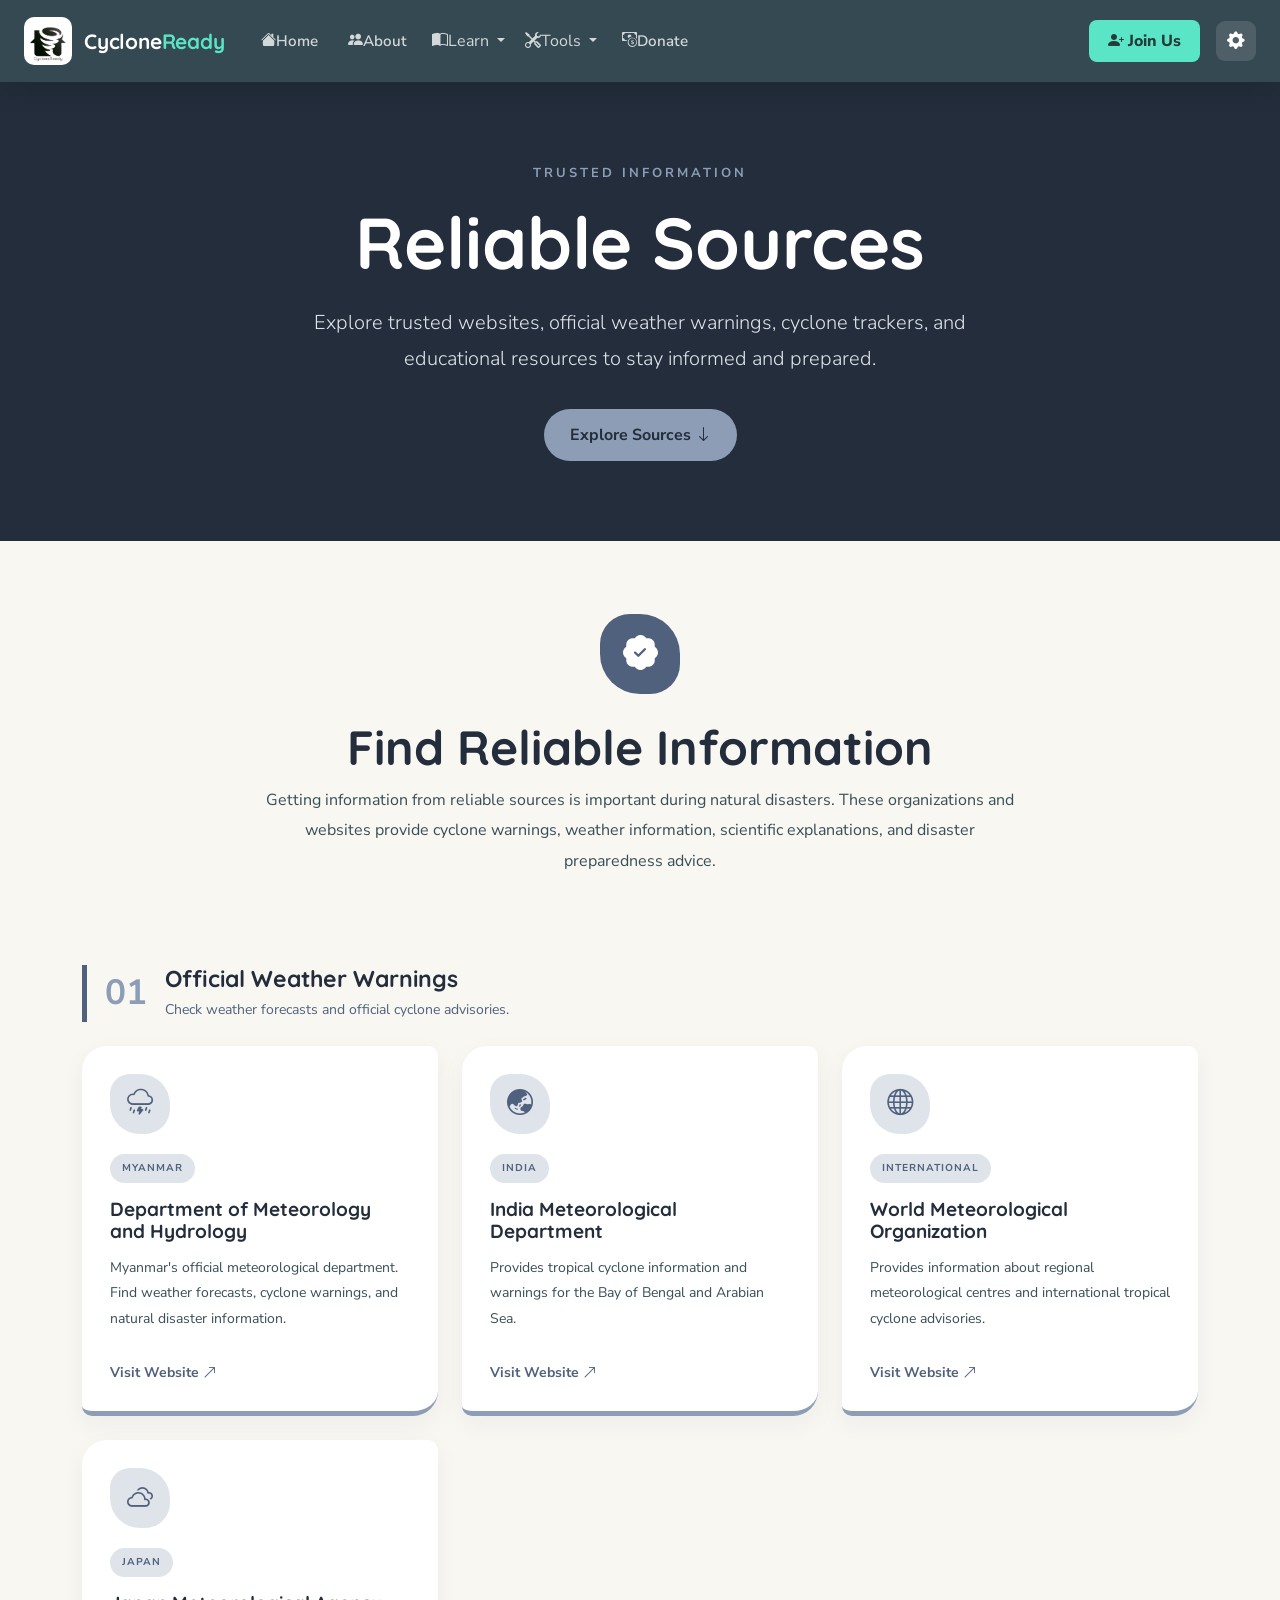
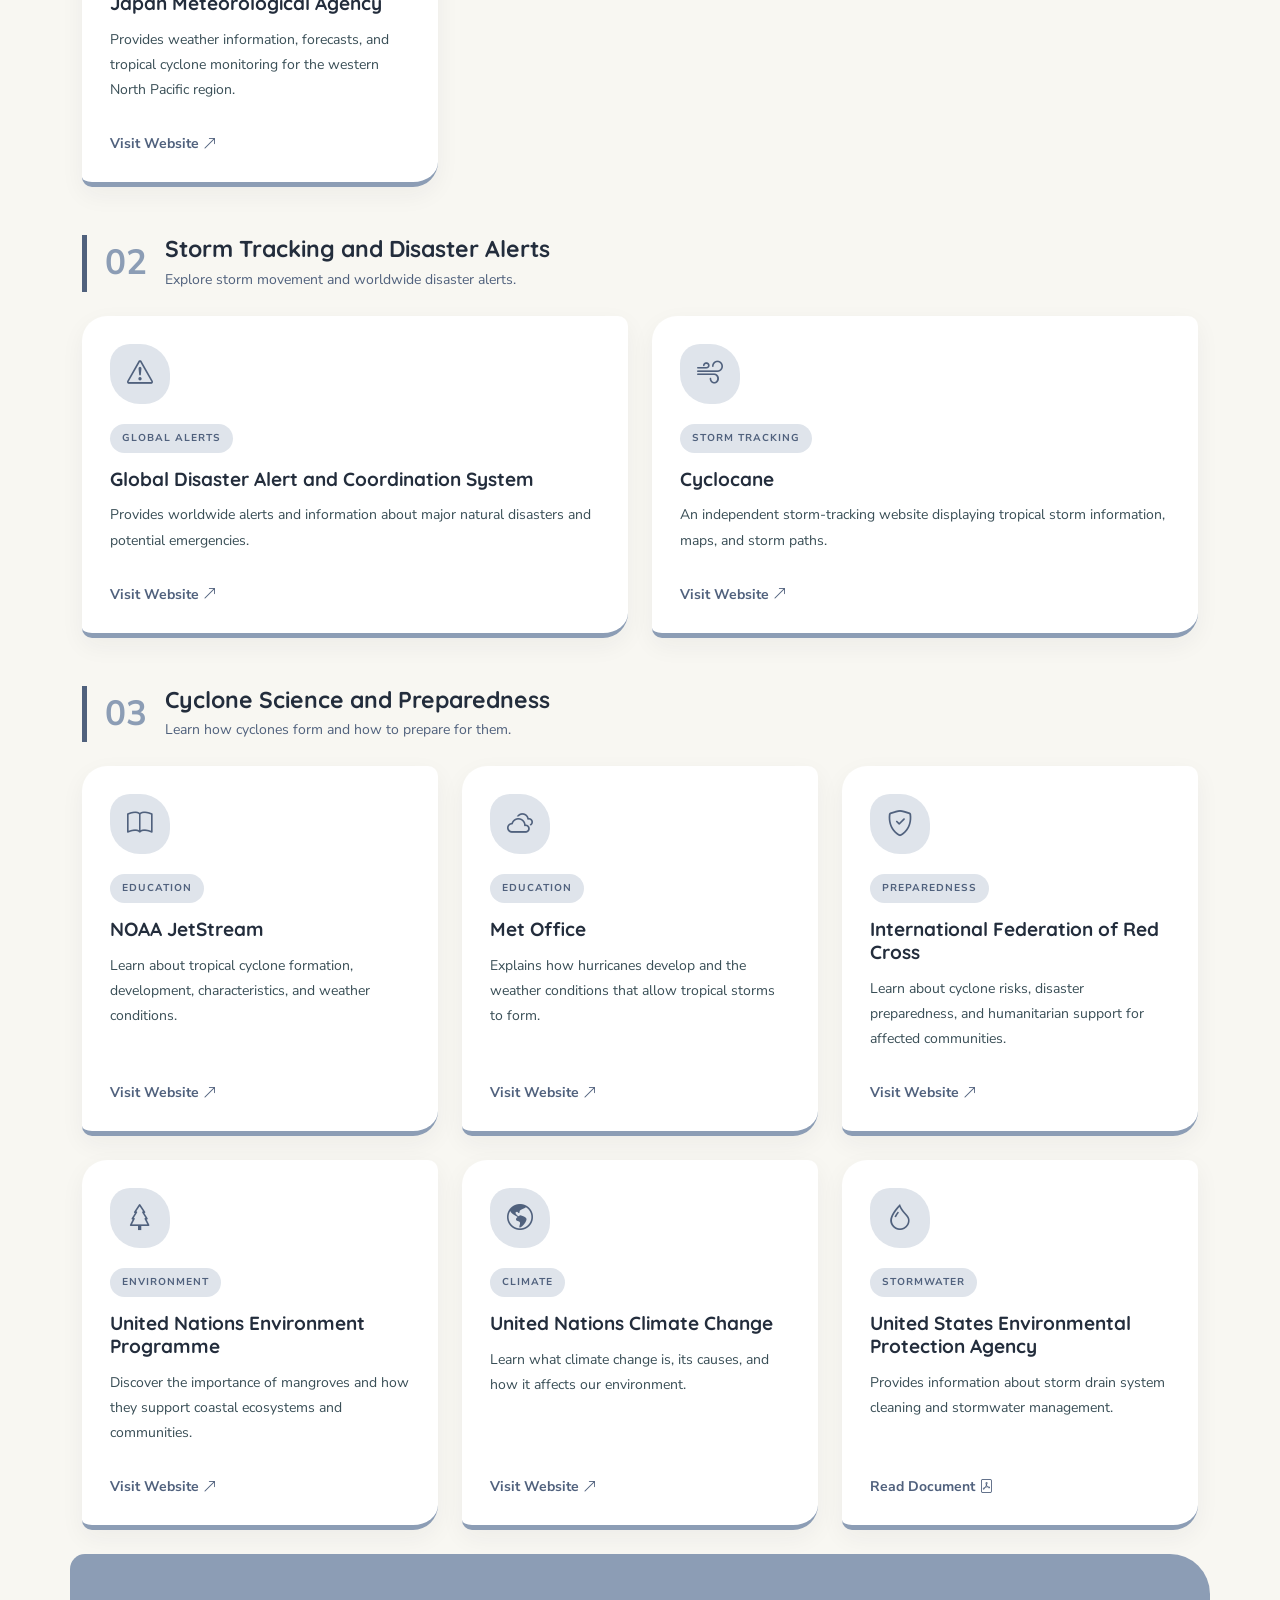
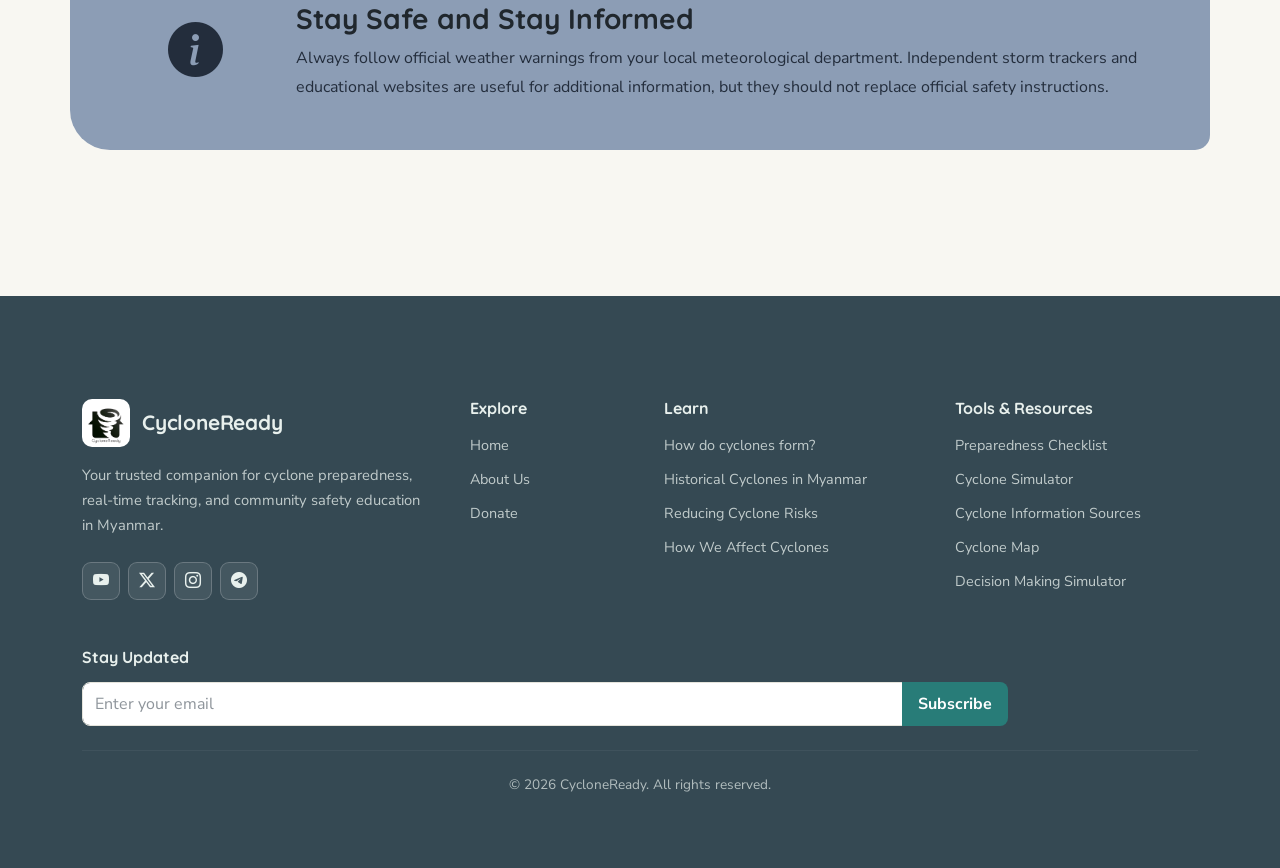
<file: pages/tools/cycnews.html>
<!DOCTYPE html>
<html lang="en">
<head>
    <meta charset="UTF-8">
    <meta name="viewport" content="width=device-width, initial-scale=1.0">
    <title>CycloneReady | Reliable Sources</title>
    <link href="https://cdn.jsdelivr.net/npm/bootstrap@5.3.3/dist/css/bootstrap.min.css" rel="stylesheet">
    <link href="https://cdn.jsdelivr.net/npm/bootstrap-icons@1.11.3/font/bootstrap-icons.min.css" rel="stylesheet">
    <link href="https://fonts.googleapis.com/css2?family=Quicksand:wght@300..700&display=swap" rel="stylesheet">
    <link rel="stylesheet" href="../../scripts/css/cycnews.css">
    <link rel="stylesheet" href="../../scripts/template.css">
    <link rel="icon" href="../../assets/logo.png">
</head>
<body>

<nav class="navbar navbar-expand-lg custom-navbar sticky-top">
    <div class="container-fluid px-3 px-lg-4">
        <a class="navbar-brand me-lg-4" href="../../index.html">
            <div class="logo-container"><div class="logo-box">
                <img src="../../assets/logo.png" alt="CycloneReady Logo">
            </div>
                                <span class="logo-text-area" data-translate="brand_name">Cyclone<span>Ready</span></span>
        </div>
        </a>
        <button class="navbar-toggler border-0 shadow-none text-white" type="button"
                data-bs-toggle="collapse" data-bs-target="#navbarContent"
                aria-controls="navbarContent" aria-expanded="false" aria-label="Toggle navigation">
            <i class="bi bi-list fs-1"></i>
        </button>
        <div class="collapse navbar-collapse" id="navbarContent">
            <ul class="navbar-nav me-auto mb-2 mb-lg-0 align-items-lg-center gap-lg-1">
                <li class="nav-item"><a class="nav-link" href="../../index.html" data-translate="nav_home">
                    <i class="bi bi-house-fill nav-icon"></i><span>Home</span></a></li>
                <li class="nav-item"><a class="nav-link" href="../aboutus.html" data-translate="nav_about">
                    <i class="bi bi-people-fill nav-icon"></i><span>About</span></a></li>
                <li class="nav-item dropdown">
                    <a class="nav-link dropdown-toggle" href="#" id="learnDropdown" role="button"
                       data-bs-toggle="dropdown" aria-expanded="false" data-translate="nav_learn">
                        <i class="bi bi-book-half nav-icon"></i><span>Learn</span>
                    </a>
                    <ul class="dropdown-menu shadow-lg border-0" aria-labelledby="learnDropdown">
                        <li><a class="dropdown-item py-2 px-3" href="../learn/howform.html" data-translate="learn_formation">How do cyclones form?</a></li>
                        <li><a class="dropdown-item py-2 px-3" href="../learn/historical.html" data-translate="learn_history">Historical Cyclones in Myanmar</a></li>
                        <li><a class="dropdown-item py-2 px-3" href="../learn/reducingcyclonerisks.html" data-translate="learn_risks">Reducing Cyclone Risks</a></li>
                        <li><a class="dropdown-item py-2 px-3" href="../learn/weaffect.html" data-translate="learn_human_impact">How We Affect Cyclones</a></li>
                    </ul>
                </li>
                <li class="nav-item dropdown">
                    <a class="nav-link dropdown-toggle" href="#" id="toolsDropdown" role="button"
                       data-bs-toggle="dropdown" aria-expanded="false" data-translate="nav_tools">
                        <i class="bi bi-tools nav-icon"></i><span>Tools</span>
                    </a>
                    <ul class="dropdown-menu shadow-lg border-0" aria-labelledby="toolsDropdown">
                        <li><a class="dropdown-item py-2 px-3" href="checklist.html" data-translate="tool_checklist">Preparedness Checklist</a></li>
                        <li><a class="dropdown-item py-2 px-3" href="simulator.html" data-translate="tool_simulator">Cyclone Simulator</a></li>
                        <li><a class="dropdown-item py-2 px-3 active" href="cycnews.html" data-translate="tool_sources">Information Sources</a></li>
                        <li><a class="dropdown-item py-2 px-3" href="map.html" data-translate="tool_map">Cyclone Map</a></li>
                        <li><a class="dropdown-item py-2 px-3" href="vn.html" data-translate="tool_decision">Decision Making Simulator</a></li>
                    </ul>
                </li>
                <li class="nav-item"><a class="nav-link" href="../donate.html" data-translate="nav_donate">
                    <i class="bi bi-cash-coin nav-icon"></i><span>Donate</span></a></li>
            </ul>
            <div class="d-flex align-items-center gap-3 mt-3 mt-lg-0 navbar-actions">
                <button type="button" class="btn-join" id="userAccountBtn"
                        data-bs-toggle="modal" data-bs-target="#authModal" data-translate="join_us">
                    <i class="bi bi-person-plus-fill me-1"></i>Join Us
                </button>
                <button type="button" class="settings-btn border-0" data-bs-toggle="modal"
                        data-bs-target="#settingsModal" data-translate-title="settings"
                        data-translate-aria="settings" title="Settings" aria-label="Settings">
                    <i class="bi bi-gear-fill"></i>
                </button>
            </div>
        </div>
    </div>
</nav>

<main>
<section class="sources-hero d-flex align-items-center text-center">
        <div class="container">
            <p class="section-label">TRUSTED INFORMATION</p>
            <h1 class="display-2 fw-bold">Reliable Sources</h1>
            <p class="lead mx-auto">
                Explore trusted websites, official weather warnings, cyclone trackers, and educational resources to stay informed and prepared.
            </p>
            <a href="#officialSources" class="btn hero-btn mt-3">
                Explore Sources <i class="bi bi-arrow-down"></i>
            </a>
        </div>
    </section>

    <section class="container py-5">

        <div class="intro-section text-center mb-5">
            <div class="intro-icon">
                <i class="bi bi-patch-check-fill"></i>
            </div>
            <h2 class="display-5 fw-bold">Find Reliable Information</h2>
            <p class="mx-auto">
                Getting information from reliable sources is important during natural disasters. These organizations and websites provide cyclone warnings, weather information, scientific explanations, and disaster preparedness advice.
            </p>
        </div>

        <section id="officialSources" class="source-category-section mb-5">

            <div class="category-heading mb-4">
                <span class="category-number">01</span>
                <div>
                    <h2 class="fw-bold">Official Weather Warnings</h2>
                    <p>Check weather forecasts and official cyclone advisories.</p>
                </div>
            </div>

            <div class="row g-4">

                <div class="col-md-6 col-lg-4">
                    <div class="source-card h-100">
                        <div class="source-icon">
                            <i class="bi bi-cloud-lightning-rain"></i>
                        </div>
                        <span class="source-tag">MYANMAR</span>
                        <h4>Department of Meteorology and Hydrology</h4>
                        <p>Myanmar's official meteorological department. Find weather forecasts, cyclone warnings, and natural disaster information.</p>
                        <a href="https://www.moezala.gov.mm/en/natural-disaster/80" target="_blank" rel="noopener noreferrer" class="source-link">
                            Visit Website <i class="bi bi-arrow-up-right"></i>
                        </a>
                    </div>
                </div>

                <div class="col-md-6 col-lg-4">
                    <div class="source-card h-100">
                        <div class="source-icon">
                            <i class="bi bi-globe-asia-australia"></i>
                        </div>
                        <span class="source-tag">INDIA</span>
                        <h4>India Meteorological Department</h4>
                        <p>Provides tropical cyclone information and warnings for the Bay of Bengal and Arabian Sea.</p>
                        <a href="https://mausam.imd.gov.in/responsive/cycloneinformation.php" target="_blank" rel="noopener noreferrer" class="source-link">
                            Visit Website <i class="bi bi-arrow-up-right"></i>
                        </a>
                    </div>
                </div>

                <div class="col-md-6 col-lg-4">
                    <div class="source-card h-100">
                        <div class="source-icon">
                            <i class="bi bi-globe"></i>
                        </div>
                        <span class="source-tag">INTERNATIONAL</span>
                        <h4>World Meteorological Organization</h4>
                        <p>Provides information about regional meteorological centres and international tropical cyclone advisories.</p>
                        <a href="https://community.wmo.int/site/knowledge-hub/programmes-and-initiatives/tropical-cyclone-programme-tcp/latest-advisories-rsmcs-and-tcwcs" target="_blank" rel="noopener noreferrer" class="source-link">
                            Visit Website <i class="bi bi-arrow-up-right"></i>
                        </a>
                    </div>
                </div>

                <div class="col-md-6 col-lg-4">
                    <div class="source-card h-100">
                        <div class="source-icon">
                            <i class="bi bi-clouds"></i>
                        </div>
                        <span class="source-tag">JAPAN</span>
                        <h4>Japan Meteorological Agency</h4>
                        <p>Provides weather information, forecasts, and tropical cyclone monitoring for the western North Pacific region.</p>
                        <a href="https://www.jma.go.jp/jma/indexe.html" target="_blank" rel="noopener noreferrer" class="source-link">
                            Visit Website <i class="bi bi-arrow-up-right"></i>
                        </a>
                    </div>
                </div>

            </div>
        </section>

        <section class="source-category-section mb-5">

            <div class="category-heading mb-4">
                <span class="category-number">02</span>
                <div>
                    <h2 class="fw-bold">Storm Tracking and Disaster Alerts</h2>
                    <p>Explore storm movement and worldwide disaster alerts.</p>
                </div>
            </div>

            <div class="row g-4">

                <div class="col-md-6">
                    <div class="source-card h-100">
                        <div class="source-icon">
                            <i class="bi bi-exclamation-triangle"></i>
                        </div>
                        <span class="source-tag">GLOBAL ALERTS</span>
                        <h4>Global Disaster Alert and Coordination System</h4>
                        <p>Provides worldwide alerts and information about major natural disasters and potential emergencies.</p>
                        <a href="https://www.gdacs.org/" target="_blank" rel="noopener noreferrer" class="source-link">
                            Visit Website <i class="bi bi-arrow-up-right"></i>
                        </a>
                    </div>
                </div>

                <div class="col-md-6">
                    <div class="source-card h-100">
                        <div class="source-icon">
                            <i class="bi bi-wind"></i>
                        </div>
                        <span class="source-tag">STORM TRACKING</span>
                        <h4>Cyclocane</h4>
                        <p>An independent storm-tracking website displaying tropical storm information, maps, and storm paths.</p>
                        <a href="https://www.cyclocane.com/" target="_blank" rel="noopener noreferrer" class="source-link">
                            Visit Website <i class="bi bi-arrow-up-right"></i>
                        </a>
                    </div>
                </div>

            </div>
        </section>

        <section class="source-category-section mb-5">

            <div class="category-heading mb-4">
                <span class="category-number">03</span>
                <div>
                    <h2 class="fw-bold">Cyclone Science and Preparedness</h2>
                    <p>Learn how cyclones form and how to prepare for them.</p>
                </div>
            </div>

            <div class="row g-4">

                <div class="col-md-6 col-lg-4">
                    <div class="source-card h-100">
                        <div class="source-icon">
                            <i class="bi bi-book"></i>
                        </div>
                        <span class="source-tag">EDUCATION</span>
                        <h4>NOAA JetStream</h4>
                        <p>Learn about tropical cyclone formation, development, characteristics, and weather conditions.</p>
                        <a href="https://www.noaa.gov/jetstream/tropical/tropical-cyclone-introduction" target="_blank" rel="noopener noreferrer" class="source-link">
                            Visit Website <i class="bi bi-arrow-up-right"></i>
                        </a>
                    </div>
                </div>

                <div class="col-md-6 col-lg-4">
                    <div class="source-card h-100">
                        <div class="source-icon">
                            <i class="bi bi-clouds"></i>
                        </div>
                        <span class="source-tag">EDUCATION</span>
                        <h4>Met Office</h4>
                        <p>Explains how hurricanes develop and the weather conditions that allow tropical storms to form.</p>
                        <a href="https://weather.metoffice.gov.uk/learn-about/weather/types-of-weather/hurricanes/development" target="_blank" rel="noopener noreferrer" class="source-link">
                            Visit Website <i class="bi bi-arrow-up-right"></i>
                        </a>
                    </div>
                </div>

                <div class="col-md-6 col-lg-4">
                    <div class="source-card h-100">
                        <div class="source-icon">
                            <i class="bi bi-shield-check"></i>
                        </div>
                        <span class="source-tag">PREPAREDNESS</span>
                        <h4>International Federation of Red Cross</h4>
                        <p>Learn about cyclone risks, disaster preparedness, and humanitarian support for affected communities.</p>
                        <a href="https://www.ifrc.org/our-work/disasters-climate-and-crises/what-disaster/cyclones" target="_blank" rel="noopener noreferrer" class="source-link">
                            Visit Website <i class="bi bi-arrow-up-right"></i>
                        </a>
                    </div>
                </div>

                <div class="col-md-6 col-lg-4">
                    <div class="source-card h-100">
                        <div class="source-icon">
                            <i class="bi bi-tree"></i>
                        </div>
                        <span class="source-tag">ENVIRONMENT</span>
                        <h4>United Nations Environment Programme</h4>
                        <p>Discover the importance of mangroves and how they support coastal ecosystems and communities.</p>
                        <a href="https://www.unep.org/en/news-and-stories/story/mangroves-spotlight" target="_blank" rel="noopener noreferrer" class="source-link">
                            Visit Website <i class="bi bi-arrow-up-right"></i>
                        </a>
                    </div>
                </div>

                <div class="col-md-6 col-lg-4">
                    <div class="source-card h-100">
                        <div class="source-icon">
                            <i class="bi bi-globe-americas"></i>
                        </div>
                        <span class="source-tag">CLIMATE</span>
                        <h4>United Nations Climate Change</h4>
                        <p>Learn what climate change is, its causes, and how it affects our environment.</p>
                        <a href="https://www.un.org/climatechange/what-is-climate-change" target="_blank" rel="noopener noreferrer" class="source-link">
                            Visit Website <i class="bi bi-arrow-up-right"></i>
                        </a>
                    </div>
                </div>

                <div class="col-md-6 col-lg-4">
                    <div class="source-card h-100">
                        <div class="source-icon">
                            <i class="bi bi-droplet"></i>
                        </div>
                        <span class="source-tag">STORMWATER</span>
                        <h4>United States Environmental Protection Agency</h4>
                        <p>Provides information about storm drain system cleaning and stormwater management.</p>
                        <a href="https://www.epa.gov/system/files/documents/2021-11/bmp-storm-drain-system-cleaning.pdf" target="_blank" rel="noopener noreferrer" class="source-link">
                            Read Document <i class="bi bi-file-pdf"></i>
                        </a>
                    </div>
                </div>
        <section class="source-reminder p-4 p-md-5">
            <div class="row align-items-center g-4">
                <div class="col-md-2 text-center">
                    <i class="bi bi-info-circle-fill reminder-icon"></i>
                </div>
                <div class="col-md-10">
                    <h3 class="fw-bold">Stay Safe and Stay Informed</h3>
                    <p class="mb-0">
                        Always follow official weather warnings from your local meteorological department. Independent storm trackers and educational websites are useful for additional information, but they should not replace official safety instructions.
                    </p>
                </div>
            </div>
        </section>

    </section>
</main>

 <div class="modal fade" id="authModal" tabindex="-1" aria-labelledby="authModalLabel" aria-hidden="true">
    <div class="modal-dialog modal-dialog-centered">
        <div class="modal-content">
            <div class="modal-header">
                <div>
                    <h5 class="modal-title" id="authModalLabel">Welcome to CycloneReady</h5>
                    <p class="mb-0 text-muted">Join our community and stay prepared.</p>
                </div>
                <button type="button" class="btn-close" data-bs-dismiss="modal" aria-label="Close"></button>
            </div>

            <div class="modal-body">
                <ul class="nav nav-tabs nav-fill mb-4" id="authTabs" role="tablist">
                    <li class="nav-item" role="presentation">
                        <button class="nav-link active w-100" id="signin-tab" data-bs-toggle="tab" data-bs-target="#signinPane" type="button" role="tab" aria-controls="signinPane" aria-selected="true">
                            Sign In
                        </button>
                    </li>
                    <li class="nav-item" role="presentation">
                        <button class="nav-link w-100" id="signup-tab" data-bs-toggle="tab" data-bs-target="#signupPane" type="button" role="tab" aria-controls="signupPane" aria-selected="false">
                            Create Account
                        </button>
                    </li>
                </ul>

                <div class="tab-content" id="authTabContent">

                    <div class="tab-pane fade show active" id="signinPane" role="tabpanel" aria-labelledby="signin-tab" tabindex="0">
                        <form id="signinForm" novalidate>
                            <div class="mb-3">
                                <label for="signinEmail" class="form-label">Email Address</label>
                                <input type="email" class="form-control" id="signinEmail" placeholder="Enter your email" maxlength="254" autocomplete="email" required>
                                <div class="invalid-feedback">Please enter a valid email address.</div>
                            </div>

                            <div class="mb-3">
                                <label for="signinPassword" class="form-label">Password</label>
                                <div class="input-group">
                                    <input type="password" class="form-control" id="signinPassword" placeholder="Enter your password" autocomplete="current-password" required>
                                    <button class="btn btn-outline-secondary" type="button" data-toggle-password="signinPassword" aria-label="Show password">
                                        <i class="bi bi-eye"></i>
                                    </button>
                                    <div class="invalid-feedback">Please enter your password.</div>
                                </div>
                            </div>

                            <div class="form-check mb-3">
                                <input class="form-check-input" type="checkbox" id="rememberMe">
                                <label class="form-check-label" for="rememberMe">Remember me</label>
                            </div>

                            <div id="signinMessage" class="alert d-none" role="alert"></div>

                            <button type="submit" class="btn btn-primary w-100">Sign In</button>
                        </form>
                    </div>

                    <div class="tab-pane fade" id="signupPane" role="tabpanel" aria-labelledby="signup-tab" tabindex="0">
                        <form id="signupForm" novalidate>
                            <div class="mb-3">
                                <label for="signupName" class="form-label">Full Name</label>
                                <input type="text" class="form-control" id="signupName" placeholder="Enter your name" minlength="2" maxlength="60" autocomplete="name" required>
                                <div class="invalid-feedback">Please enter your name (at least 2 characters).</div>
                            </div>

                            <div class="mb-3">
                                <label for="signupUsername" class="form-label">Username</label>
                                <input type="text" class="form-control" id="signupUsername" placeholder="Choose a username" minlength="3" maxlength="20" pattern="[A-Za-z0-9_]{3,20}" autocomplete="username" required>
                                <div class="form-text">Use 3–20 letters, numbers, or underscores.</div>
                                <div class="invalid-feedback">Use 3–20 letters, numbers, or underscores.</div>
                            </div>

                            <div class="mb-3">
                                <label for="signupEmail" class="form-label">Email Address</label>
                                <input type="email" class="form-control" id="signupEmail" placeholder="Enter your email" maxlength="254" autocomplete="email" required>
                                <div class="invalid-feedback">Please enter a valid email address.</div>
                            </div>


                            <div class="mb-3">
                                <label for="signupPassword" class="form-label">Password</label>
                                <div class="input-group">
                                    <input type="password" class="form-control" id="signupPassword" placeholder="Create a password" minlength="8" autocomplete="new-password" required>
                                    <button class="btn btn-outline-secondary" type="button" data-toggle-password="signupPassword" aria-label="Show password">
                                        <i class="bi bi-eye"></i>
                                    </button>
                                    <div class="invalid-feedback">Your password does not meet all requirements.</div>
                                </div>

                                <div class="mt-2 small">
                                    <div id="passwordLength" class="text-danger"><i class="bi bi-x-circle me-1"></i>At least 8 characters</div>
                                    <div id="passwordUpper" class="text-danger"><i class="bi bi-x-circle me-1"></i>At least one uppercase letter</div>
                                    <div id="passwordLower" class="text-danger"><i class="bi bi-x-circle me-1"></i>At least one lowercase letter</div>
                                    <div id="passwordNumber" class="text-danger"><i class="bi bi-x-circle me-1"></i>At least one number</div>
                                </div>
                            </div>

                            <div class="mb-3">
                                <label for="confirmPassword" class="form-label">Confirm Password</label>
                                <div class="input-group">
                                    <input type="password" class="form-control" id="confirmPassword" placeholder="Enter your password again" autocomplete="new-password" required>
                                    <button class="btn btn-outline-secondary" type="button" data-toggle-password="confirmPassword" aria-label="Show password">
                                        <i class="bi bi-eye"></i>
                                    </button>
                                    <div class="invalid-feedback">Your passwords must match.</div>
                                </div>
                            </div>

                            <div class="mb-3">
                                <div class="form-check">
                                    <input class="form-check-input" type="checkbox" id="agreeTerms" required>
                                    <label class="form-check-label" for="agreeTerms">
                                        I agree to use CycloneReady responsibly.
                                    </label>
                                    <div class="invalid-feedback">You must agree before creating an account.</div>
                                </div>
                            </div>

                            <div class="mb-3">
                                <div class="form-check">
                                    <input class="form-check-input" type="checkbox" id="newsletterOptIn">
                                    <label class="form-check-label" for="newsletterOptIn">
                                        I would like to receive CycloneReady updates.
                                    </label>
                                </div>
                            </div>

                            <div id="signupMessage" class="alert d-none" role="alert"></div>

                            <button type="submit" class="btn btn-primary w-100">Create Account</button>
                        </form>
                    </div>

                </div>
            </div>
        </div>
    </div>
</div>

<div class="modal fade" id="settingsModal" tabindex="-1" aria-labelledby="settingsModalLabel" aria-hidden="true">
    <div class="modal-dialog modal-dialog-centered">
        <div class="modal-content auth-modal-content border-0 shadow-lg">
            <div class="modal-header border-0 pb-2 pt-3 px-4">
                <h5 class="modal-title fw-bold text-modal" id="settingsModalLabel" data-translate="preferences">Preferences</h5>
                <button type="button" class="btn-close ms-auto shadow-none" data-bs-dismiss="modal"
                        data-translate-aria="close" aria-label="Close"></button>
            </div>
            <div class="modal-body px-4 pb-4 pt-2">
                <div class="modal-uniform-container d-flex flex-column justify-content-between">
                    <form id="settingsForm" class="d-flex flex-column justify-content-between h-100">
                        <div>
                            <div class="mb-3 d-flex justify-content-between align-items-center p-3 rounded bg-settings-item">
                                <span class="text-modal small fw-medium d-flex align-items-center gap-2">
                                    <i class="bi bi-moon-fill text-muted" id="nightModeIcon"></i>
                                    <span data-translate="night_mode">Night Mode</span>
                                </span>
                                <div class="form-check form-switch me-1 mb-0">
                                    <input class="form-check-input" type="checkbox" role="switch" id="nightModeSwitch">
                                </div>
                            </div>
                            <div class="mb-3">
                                <label for="languageSelect" class="form-label text-modal small fw-medium" data-translate="language">Language</label>
                                <select class="form-select custom-input" id="languageSelect">
                                    <option value="en">English</option>
                                    <option value="my">Myanmar (မြန်မာ)</option>
                                </select>
                            </div>
                        </div>
                        <button type="submit" class="btn btn-auth-submit w-100 py-2 mt-auto" data-translate="save_changes">Save Changes</button>
                    </form>
                </div>
            </div>
        </div>
    </div>
</div>

<footer class="custom-footer">
    <div class="container py-5">
        <div class="row g-4 g-lg-5">
            <div class="col-lg-4 col-md-12">
                <div class="logo-container footer-logo mb-3">
                    <div class="logo-box"><img src="../../assets/logo.png" alt="CycloneReady Logo"></div>
                    <div class="logo-text-area">CycloneReady</div>
                </div>
                <p class="small footer-desc mb-4" data-translate="footerDesc">
                    Your trusted companion for cyclone preparedness, real-time tracking, and community safety education in Myanmar.
                </p>
                <div class="d-flex gap-2 footer-socials">
                    <a href="#" class="social-icon-btn" aria-label="YouTube" title="YouTube"><i class="bi bi-youtube"></i></a>
                    <a href="#" class="social-icon-btn" aria-label="Twitter" title="Twitter"><i class="bi bi-twitter-x"></i></a>
                    <a href="#" class="social-icon-btn" aria-label="Instagram" title="Instagram"><i class="bi bi-instagram"></i></a>
                    <a href="#" class="social-icon-btn" aria-label="Telegram" title="Telegram"><i class="bi bi-telegram"></i></a>
                </div>
            </div>
            <div class="col-6 col-lg-2">
                <h5 class="footer-heading fs-6" data-translate="footer_explore">Explore</h5>
                <ul class="list-unstyled footer-links mb-0">
                    <li><a href="../../index.html" data-translate="nav_home">Home</a></li>
                    <li><a href="../aboutus.html" data-translate="nav_about">About Us</a></li>
                    <li><a href="../donate.html" data-translate="nav_donate">Donate</a></li>
                </ul>
            </div>
            <div class="col-6 col-lg-3">
                <h5 class="footer-heading fs-6" data-translate="footer_learn">Learn</h5>
                <ul class="list-unstyled footer-links mb-0">
                    <li><a href="../learn/howform.html" data-translate="learn_formation">How do cyclones form?</a></li>
                    <li><a href="../learn/historical.html" data-translate="learn_history">Historical Cyclones in Myanmar</a></li>
                    <li><a href="../learn/reducingcyclonerisks.html" data-translate="learn_risks">Reducing Cyclone Risks</a></li>
                    <li><a href="../learn/weaffect.html" data-translate="learn_human_impact">How We Affect Cyclones</a></li>
                </ul>
            </div>
            <div class="col-12 col-lg-3">
                <h5 class="footer-heading fs-6" data-translate="footer_tools">Tools &amp; Resources</h5>
                <ul class="list-unstyled footer-links mb-0">
                    <li><a href="checklist.html" data-translate="tool_checklist">Preparedness Checklist</a></li>
                    <li><a href="simulator.html" data-translate="tool_simulator">Cyclone Simulator</a></li>
                    <li><a href="cycnews.html" data-translate="tool_sources">Cyclone Information Sources</a></li>
                    <li><a href="map.html" data-translate="tool_map">Cyclone Map</a></li>
                    <li><a href="vn.html" data-translate="tool_decision">Decision Making Simulator</a></li>
                </ul>
            </div>
        </div>
        <div class="row g-4 mt-4 footer-bottom-section">
            <div class="col-lg-10">
                <h5 class="footer-heading fs-6" data-translate="stayUpdatedTitle">Stay Updated</h5>
                <form id="newsletterForm" class="input-group">
                    <input type="email" class="form-control custom-input" placeholder="Enter your email"
                           data-translate-placeholder="newsletterPlaceholder" required>
                    <button class="btn btn-auth-submit px-3" type="submit" data-translate="subscribeBtn">Subscribe</button>
                </form>
            </div>
        </div>
        <hr class="footer-divider my-4">
        <div class="footer-copyright-area d-flex justify-content-center align-items-center flex-wrap gap-2">
            <span class="small footer-copyright">&copy; 2026 CycloneReady. All rights reserved.</span>
        </div>
    </div>
</footer>

<script src="https://cdn.jsdelivr.net/npm/bootstrap@5.3.3/dist/js/bootstrap.bundle.min.js"></script>
</body>
</html>
</file>
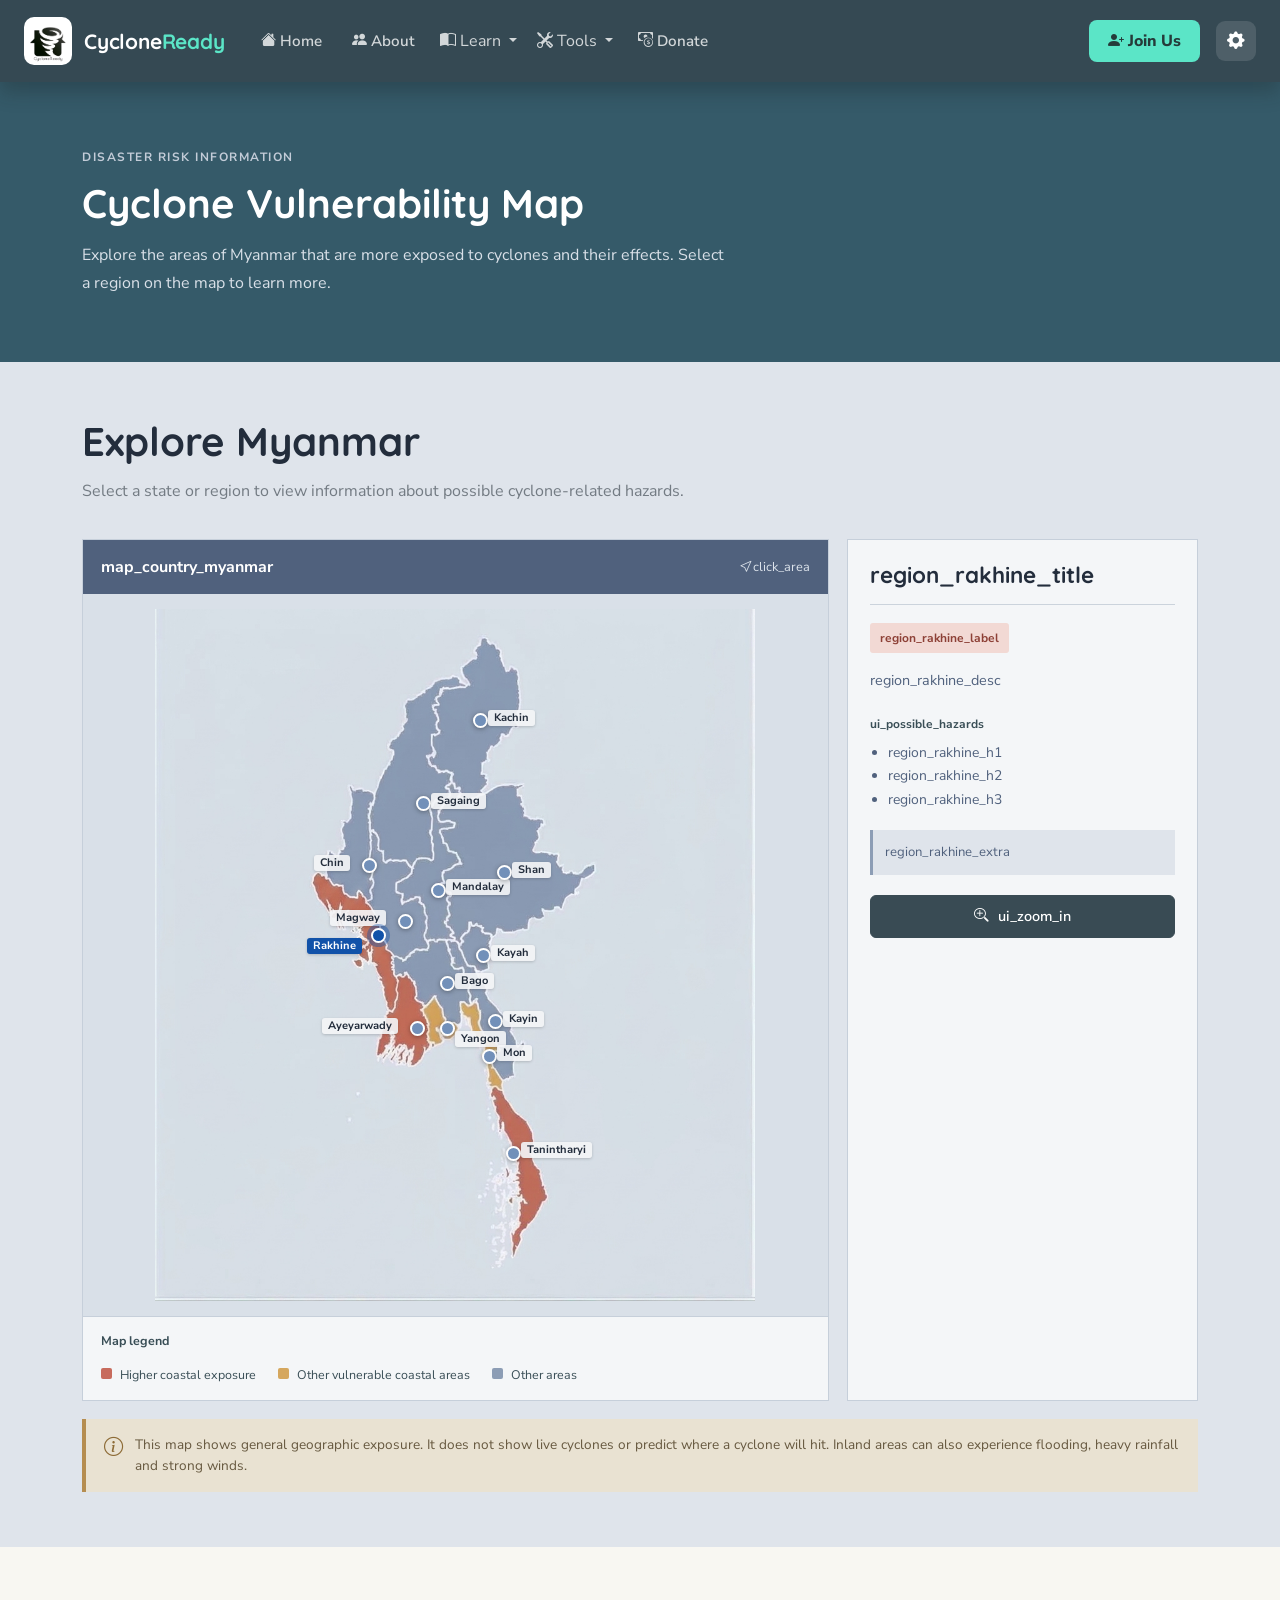
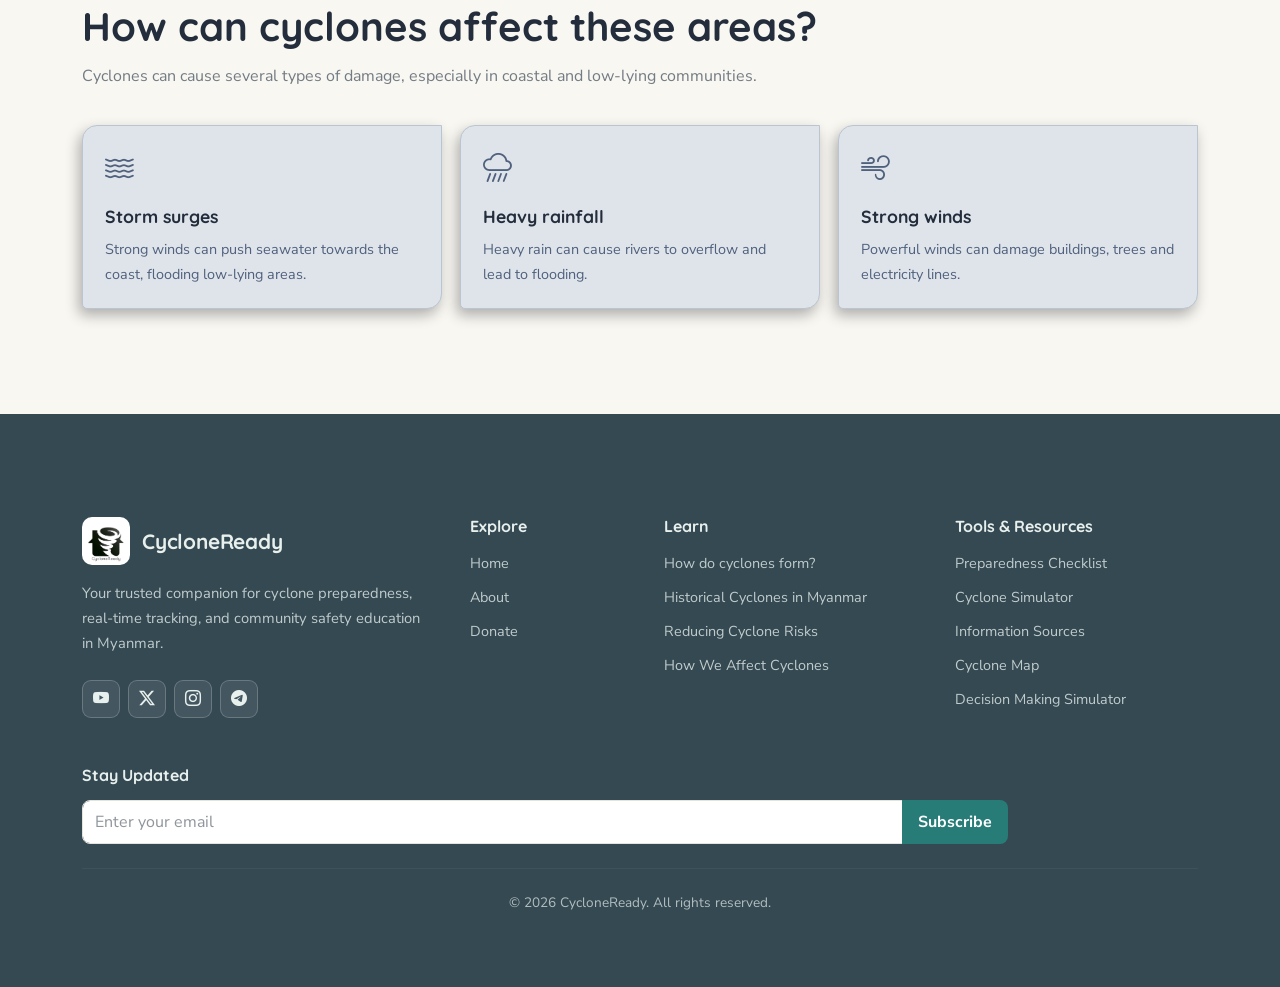
<file: pages/tools/map.html>
<!DOCTYPE html>
<html lang="en">
<head>
    <meta charset="UTF-8">
    <meta name="viewport" content="width=device-width, initial-scale=1.0">

    <title>Cyclone Map | CycloneReady</title>

    <link rel="stylesheet" href="https://cdn.jsdelivr.net/npm/bootstrap@5.3.3/dist/css/bootstrap.min.css">
    <link rel="stylesheet" href="https://cdn.jsdelivr.net/npm/bootstrap-icons@1.11.3/font/bootstrap-icons.min.css">
    <link rel="stylesheet" href="../../scripts/css/map.css">
    <link rel="stylesheet" href="../../scripts/template.css">
    <link rel="icon" href="../../assets/logo.png">
</head>

<body data-page="cyclone-map">

    <nav class="navbar navbar-expand-lg custom-navbar sticky-top">
        <div class="container-fluid px-3 px-lg-4">

            <a class="navbar-brand me-lg-4" href="../../index.html">
                <div class="logo-container">
                    <div class="logo-box">
                        <img src="../../assets/logo.png" alt="CycloneReady Logo">
                    </div>
                                        <span class="logo-text-area" data-translate="brand_name">Cyclone<span>Ready</span></span>
                </div>
            </a>

            <button class="navbar-toggler border-0 shadow-none text-white"
                    type="button"
                    data-bs-toggle="collapse"
                    data-bs-target="#navbarContent"
                    aria-controls="navbarContent"
                    aria-expanded="false"
                    aria-label="Toggle navigation">
                <i class="bi bi-list fs-1"></i>
            </button>

            <div class="collapse navbar-collapse" id="navbarContent">

                <ul class="navbar-nav me-auto mb-2 mb-lg-0 align-items-lg-center gap-lg-1">

                    <li class="nav-item">
                        <a class="nav-link"
                           href="../../index.html"
                           data-translate="nav_home">
                            <i class="bi bi-house-fill nav-icon"></i>
                            <span>Home</span>
                        </a>
                    </li>

                    <li class="nav-item">
                        <a class="nav-link"
                           href="../aboutus.html"
                           data-translate="nav_about">
                            <i class="bi bi-people-fill nav-icon"></i>
                            <span>About</span>
                        </a>
                    </li>

                    <li class="nav-item dropdown">
                        <a class="nav-link dropdown-toggle"
                           href="#"
                           id="learnDropdown"
                           role="button"
                           data-bs-toggle="dropdown"
                           aria-expanded="false"
                           data-translate="nav_learn">
                            <i class="bi bi-book-half nav-icon"></i>
                            <span>Learn</span>
                        </a>

                        <ul class="dropdown-menu shadow-lg border-0"
                            aria-labelledby="learnDropdown">

                            <li>
                                <a class="dropdown-item py-2 px-3"
                                   href="../learn/howform.html"
                                   data-translate="learn_formation">
                                    How do cyclones form?
                                </a>
                            </li>

                            <li>
                                <a class="dropdown-item py-2 px-3"
                                   href="../learn/historical.html"
                                   data-translate="learn_history">
                                    Historical Cyclones in Myanmar
                                </a>
                            </li>

                            <li>
                                <a class="dropdown-item py-2 px-3"
                                   href="../learn/reducingcyclonerisks.html"
                                   data-translate="learn_risks">
                                    Reducing Cyclone Risks
                                </a>
                            </li>

                            <li>
                                <a class="dropdown-item py-2 px-3"
                                   href="../learn/weaffect.html"
                                   data-translate="learn_human_impact">
                                    How We Affect Cyclones
                                </a>
                            </li>

                        </ul>
                    </li>

                    <li class="nav-item dropdown">
                        <a class="nav-link dropdown-toggle"
                           href="#"
                           id="toolsDropdown"
                           role="button"
                           data-bs-toggle="dropdown"
                           aria-expanded="false"
                           data-translate="nav_tools">
                            <i class="bi bi-tools nav-icon"></i>
                            <span>Tools</span>
                        </a>

                        <ul class="dropdown-menu shadow-lg border-0"
                            aria-labelledby="toolsDropdown">

                            <li>
                                <a class="dropdown-item py-2 px-3"
                                   href="checklist.html"
                                   data-translate="tool_checklist">
                                    Preparedness Checklist
                                </a>
                            </li>

                            <li>
                                <a class="dropdown-item py-2 px-3"
                                   href="simulator.html"
                                   data-translate="tool_simulator">
                                    Cyclone Simulator
                                </a>
                            </li>

                            <li>
                                <a class="dropdown-item py-2 px-3"
                                   href="cycnews.html"
                                   data-translate="tool_sources">
                                    Information Sources
                                </a>
                            </li>

                            <li>
                                <a class="dropdown-item py-2 px-3 active"
                                   href="map.html"
                                   data-translate="tool_map"
                                   aria-current="page">
                                    Cyclone Map
                                </a>
                            </li>

                            <li>
                                <a class="dropdown-item py-2 px-3"
                                   href="vn.html"
                                   data-translate="tool_decision">
                                    Decision Making Simulator
                                </a>
                            </li>

                        </ul>
                    </li>

                    <li class="nav-item">
                        <a class="nav-link"
                           href="../donate.html"
                           data-translate="nav_donate">
                            <i class="bi bi-cash-coin nav-icon"></i>
                            <span>Donate</span>
                        </a>
                    </li>

                </ul>

                <div class="d-flex align-items-center gap-3 mt-3 mt-lg-0 navbar-actions">

                    <button type="button"
                            class="btn-join"
                            id="userAccountBtn"
                            data-bs-toggle="modal"
                            data-bs-target="#authModal"
                            data-translate="join_us">
                        <i class="bi bi-person-plus-fill me-1"></i>
                        Join Us
                    </button>

                    <button type="button"
                            class="settings-btn border-0"
                            data-bs-toggle="modal"
                            data-bs-target="#settingsModal"
                            data-translate-title="settings"
                            data-translate-aria="settings"
                            title="Settings"
                            aria-label="Settings">
                        <i class="bi bi-gear-fill"></i>
                    </button>

                </div>

            </div>
        </div>
    </nav>

<main class="map-page">

    <section class="map-header">
        <div class="container">
            <p class="page-category">DISASTER RISK INFORMATION</p>
            <h1>Cyclone Vulnerability Map</h1>
            <p>
                Explore the areas of Myanmar that are more exposed to cyclones
                and their effects. Select a region on the map to learn more.
            </p>
        </div>
    </section>

    <section class="map-section">
        <div class="container">

            <div class="section-heading">
                <h2>Explore Myanmar</h2>
                <p>
                    Select a state or region to view information about
                    possible cyclone-related hazards.
                </p>
            </div>

            <div class="map-layout">

                <div class="map-box">

                    <div class="map-title">
                        <span id="mapTitle">Myanmar</span>
                        <span class="map-hint" id="mapHint">
                            <i class="bi bi-cursor"></i> Click an area
                        </span>
                    </div>

                    <div id="myanmarMap"></div>

                    <div class="map-legend">
                        <span class="legend-heading">Map legend</span>

                        <span>
                            <i class="legend-dot high"></i>
                            Higher coastal exposure
                        </span>

                        <span>
                            <i class="legend-dot moderate"></i>
                            Other vulnerable coastal areas
                        </span>

                        <span>
                            <i class="legend-dot other"></i>
                            Other areas
                        </span>
                    </div>

                </div>

                <div class="region-box">

                    <h3 id="regionName">Select a region</h3>

                    <div id="regionContent">
                        <div class="region-empty">
                            <i class="bi bi-map"></i>
                            <p>
                                Click on an area of the map to see
                                its information here.
                            </p>
                        </div>
                    </div>

                </div>

            </div>

            <div class="map-disclaimer">
                <i class="bi bi-info-circle"></i>
                <p>
                    This map shows general geographic exposure. It does not
                    show live cyclones or predict where a cyclone will hit.
                    Inland areas can also experience flooding, heavy rainfall
                    and strong winds.
                </p>
            </div>

        </div>
    </section>

    <section class="hazards-section">
        <div class="container">

            <div class="section-heading">
                <h2>How can cyclones affect these areas?</h2>
                <p>
                    Cyclones can cause several types of damage, especially
                    in coastal and low-lying communities.
                </p>
            </div>

            <div class="hazards-grid">

                <div class="hazard-item">
                    <i class="bi bi-water"></i>
                    <h3>Storm surges</h3>
                    <p>
                        Strong winds can push seawater towards the coast,
                        flooding low-lying areas.
                    </p>
                </div>

                <div class="hazard-item">
                    <i class="bi bi-cloud-rain-heavy"></i>
                    <h3>Heavy rainfall</h3>
                    <p>
                        Heavy rain can cause rivers to overflow and
                        lead to flooding.
                    </p>
                </div>

                <div class="hazard-item">
                    <i class="bi bi-wind"></i>
                    <h3>Strong winds</h3>
                    <p>
                        Powerful winds can damage buildings, trees
                        and electricity lines.
                    </p>
                </div>

            </div>

        </div>
    </section>

</main>

     <div class="modal fade" id="authModal" tabindex="-1" aria-labelledby="authModalLabel" aria-hidden="true">
    <div class="modal-dialog modal-dialog-centered">
        <div class="modal-content">
            <div class="modal-header">
                <div>
                    <h5 class="modal-title" id="authModalLabel">Welcome to CycloneReady</h5>
                    <p class="mb-0 text-muted">Join our community and stay prepared.</p>
                </div>
                <button type="button" class="btn-close" data-bs-dismiss="modal" aria-label="Close"></button>
            </div>

            <div class="modal-body">
                <ul class="nav nav-tabs nav-fill mb-4" id="authTabs" role="tablist">
                    <li class="nav-item" role="presentation">
                        <button class="nav-link active w-100" id="signin-tab" data-bs-toggle="tab" data-bs-target="#signinPane" type="button" role="tab" aria-controls="signinPane" aria-selected="true">
                            Sign In
                        </button>
                    </li>
                    <li class="nav-item" role="presentation">
                        <button class="nav-link w-100" id="signup-tab" data-bs-toggle="tab" data-bs-target="#signupPane" type="button" role="tab" aria-controls="signupPane" aria-selected="false">
                            Create Account
                        </button>
                    </li>
                </ul>

                <div class="tab-content" id="authTabContent">

                    <div class="tab-pane fade show active" id="signinPane" role="tabpanel" aria-labelledby="signin-tab" tabindex="0">
                        <form id="signinForm" novalidate>
                            <div class="mb-3">
                                <label for="signinEmail" class="form-label">Email Address</label>
                                <input type="email" class="form-control" id="signinEmail" placeholder="Enter your email" maxlength="254" autocomplete="email" required>
                                <div class="invalid-feedback">Please enter a valid email address.</div>
                            </div>

                            <div class="mb-3">
                                <label for="signinPassword" class="form-label">Password</label>
                                <div class="input-group">
                                    <input type="password" class="form-control" id="signinPassword" placeholder="Enter your password" autocomplete="current-password" required>
                                    <button class="btn btn-outline-secondary" type="button" data-toggle-password="signinPassword" aria-label="Show password">
                                        <i class="bi bi-eye"></i>
                                    </button>
                                    <div class="invalid-feedback">Please enter your password.</div>
                                </div>
                            </div>

                            <div class="form-check mb-3">
                                <input class="form-check-input" type="checkbox" id="rememberMe">
                                <label class="form-check-label" for="rememberMe">Remember me</label>
                            </div>

                            <div id="signinMessage" class="alert d-none" role="alert"></div>

                            <button type="submit" class="btn btn-primary w-100">Sign In</button>
                        </form>
                    </div>

                    <div class="tab-pane fade" id="signupPane" role="tabpanel" aria-labelledby="signup-tab" tabindex="0">
                        <form id="signupForm" novalidate>
                            <div class="mb-3">
                                <label for="signupName" class="form-label">Full Name</label>
                                <input type="text" class="form-control" id="signupName" placeholder="Enter your name" minlength="2" maxlength="60" autocomplete="name" required>
                                <div class="invalid-feedback">Please enter your name (at least 2 characters).</div>
                            </div>

                            <div class="mb-3">
                                <label for="signupUsername" class="form-label">Username</label>
                                <input type="text" class="form-control" id="signupUsername" placeholder="Choose a username" minlength="3" maxlength="20" pattern="[A-Za-z0-9_]{3,20}" autocomplete="username" required>
                                <div class="form-text">Use 3–20 letters, numbers, or underscores.</div>
                                <div class="invalid-feedback">Use 3–20 letters, numbers, or underscores.</div>
                            </div>

                            <div class="mb-3">
                                <label for="signupEmail" class="form-label">Email Address</label>
                                <input type="email" class="form-control" id="signupEmail" placeholder="Enter your email" maxlength="254" autocomplete="email" required>
                                <div class="invalid-feedback">Please enter a valid email address.</div>
                            </div>


                            <div class="mb-3">
                                <label for="signupPassword" class="form-label">Password</label>
                                <div class="input-group">
                                    <input type="password" class="form-control" id="signupPassword" placeholder="Create a password" minlength="8" autocomplete="new-password" required>
                                    <button class="btn btn-outline-secondary" type="button" data-toggle-password="signupPassword" aria-label="Show password">
                                        <i class="bi bi-eye"></i>
                                    </button>
                                    <div class="invalid-feedback">Your password does not meet all requirements.</div>
                                </div>

                                <div class="mt-2 small">
                                    <div id="passwordLength" class="text-danger"><i class="bi bi-x-circle me-1"></i>At least 8 characters</div>
                                    <div id="passwordUpper" class="text-danger"><i class="bi bi-x-circle me-1"></i>At least one uppercase letter</div>
                                    <div id="passwordLower" class="text-danger"><i class="bi bi-x-circle me-1"></i>At least one lowercase letter</div>
                                    <div id="passwordNumber" class="text-danger"><i class="bi bi-x-circle me-1"></i>At least one number</div>
                                </div>
                            </div>

                            <div class="mb-3">
                                <label for="confirmPassword" class="form-label">Confirm Password</label>
                                <div class="input-group">
                                    <input type="password" class="form-control" id="confirmPassword" placeholder="Enter your password again" autocomplete="new-password" required>
                                    <button class="btn btn-outline-secondary" type="button" data-toggle-password="confirmPassword" aria-label="Show password">
                                        <i class="bi bi-eye"></i>
                                    </button>
                                    <div class="invalid-feedback">Your passwords must match.</div>
                                </div>
                            </div>

                            <div class="mb-3">
                                <div class="form-check">
                                    <input class="form-check-input" type="checkbox" id="agreeTerms" required>
                                    <label class="form-check-label" for="agreeTerms">
                                        I agree to use CycloneReady responsibly.
                                    </label>
                                    <div class="invalid-feedback">You must agree before creating an account.</div>
                                </div>
                            </div>

                            <div class="mb-3">
                                <div class="form-check">
                                    <input class="form-check-input" type="checkbox" id="newsletterOptIn">
                                    <label class="form-check-label" for="newsletterOptIn">
                                        I would like to receive CycloneReady updates.
                                    </label>
                                </div>
                            </div>

                            <div id="signupMessage" class="alert d-none" role="alert"></div>

                            <button type="submit" class="btn btn-primary w-100">Create Account</button>
                        </form>
                    </div>

                </div>
            </div>
        </div>
    </div>
</div>

    <div class="modal fade"
         id="settingsModal"
         tabindex="-1"
         aria-labelledby="settingsModalLabel"
         aria-hidden="true">

        <div class="modal-dialog modal-dialog-centered">
            <div class="modal-content auth-modal-content border-0 shadow-lg">

                <div class="modal-header border-0 pb-2 pt-3 px-4">

                    <h5 class="modal-title fw-bold text-modal"
                        id="settingsModalLabel"
                        data-translate="preferences">
                        Preferences
                    </h5>

                    <button type="button"
                            class="btn-close ms-auto shadow-none"
                            data-bs-dismiss="modal"
                            data-translate-aria="close"
                            aria-label="Close">
                    </button>

                </div>

                <div class="modal-body px-4 pb-4 pt-2">

                    <div class="modal-uniform-container d-flex flex-column justify-content-between">

                        <form id="settingsForm"
                              class="d-flex flex-column justify-content-between h-100">

                            <div>

                                <div class="mb-3 d-flex justify-content-between align-items-center p-3 rounded bg-settings-item">

                                    <span class="text-modal small fw-medium d-flex align-items-center gap-2">
                                        <i class="bi bi-moon-fill text-muted"
                                           id="nightModeIcon"></i>

                                        <span data-translate="night_mode">
                                            Night Mode
                                        </span>
                                    </span>

                                    <div class="form-check form-switch me-1 mb-0">
                                        <input class="form-check-input"
                                               type="checkbox"
                                               role="switch"
                                               id="nightModeSwitch">
                                    </div>

                                </div>

                                <div class="mb-3">
                                    <label for="languageSelect"
                                           class="form-label text-modal small fw-medium"
                                           data-translate="language">
                                        Language
                                    </label>

                                    <select class="form-select custom-input"
                                            id="languageSelect">
                                        <option value="en">English</option>
                                        <option value="my">Myanmar (မြန်မာ)</option>
                                    </select>
                                </div>

                            </div>

                            <button type="submit"
                                    class="btn btn-auth-submit w-100 py-2 mt-auto"
                                    data-translate="save_changes">
                                Save Changes
                            </button>

                        </form>
                    </div>
                </div>
            </div>
        </div>
    </div>

    <footer class="custom-footer">

        <div class="container py-5">

            <div class="row g-4 g-lg-5">

                <div class="col-lg-4 col-md-12">

                    <div class="logo-container footer-logo mb-3">

                        <div class="logo-box">
                            <img src="../../assets/logo.png" alt="CycloneReady Logo">
                        </div>

                        <div class="logo-text-area">
                            CycloneReady
                        </div>

                    </div>

                    <p class="small footer-desc mb-4"
                       data-translate="footerDesc">
                        Your trusted companion for cyclone preparedness,
                        real-time tracking, and community safety education
                        in Myanmar.
                    </p>

                    <div class="d-flex gap-2 footer-socials">

                        <a href="#"
                           class="social-icon-btn"
                           aria-label="YouTube"
                           title="YouTube">
                            <i class="bi bi-youtube"></i>
                        </a>

                        <a href="#"
                           class="social-icon-btn"
                           aria-label="Twitter"
                           title="Twitter">
                            <i class="bi bi-twitter-x"></i>
                        </a>

                        <a href="#"
                           class="social-icon-btn"
                           aria-label="Instagram"
                           title="Instagram">
                            <i class="bi bi-instagram"></i>
                        </a>

                        <a href="#"
                           class="social-icon-btn"
                           aria-label="Telegram"
                           title="Telegram">
                            <i class="bi bi-telegram"></i>
                        </a>

                    </div>
                </div>

                <div class="col-6 col-lg-2">

                    <h5 class="footer-heading fs-6"
                        data-translate="footer_explore">
                        Explore
                    </h5>

                    <ul class="list-unstyled footer-links mb-0">

                        <li>
                            <a href="../../index.html" data-translate="nav_home">
                                Home
                            </a>
                        </li>

                        <li>
                            <a href="../aboutus.html" data-translate="nav_about">
                                About Us
                            </a>
                        </li>

                        <li>
                            <a href="../donate.html" data-translate="nav_donate">
                                Donate
                            </a>
                        </li>

                    </ul>
                </div>

                <div class="col-6 col-lg-3">

                    <h5 class="footer-heading fs-6"
                        data-translate="footer_learn">
                        Learn
                    </h5>

                    <ul class="list-unstyled footer-links mb-0">

                        <li>
                            <a href="../learn/howform.html" data-translate="learn_formation">
                                How do cyclones form?
                            </a>
                        </li>

                        <li>
                            <a href="../learn/historical.html" data-translate="learn_history">
                                Historical Cyclones in Myanmar
                            </a>
                        </li>

                        <li>
                            <a href="../learn/reducingcyclonerisks.html" data-translate="learn_risks">
                                Reducing Cyclone Risks
                            </a>
                        </li>

                        <li>
                            <a href="../learn/weaffect.html" data-translate="learn_human_impact">
                                How We Affect Cyclones
                            </a>
                        </li>

                    </ul>
                </div>

                <div class="col-12 col-lg-3">

                    <h5 class="footer-heading fs-6"
                        data-translate="footer_tools">
                        Tools & Resources
                    </h5>

                    <ul class="list-unstyled footer-links mb-0">

                        <li>
                            <a href="checklist.html" data-translate="tool_checklist">
                                Preparedness Checklist
                            </a>
                        </li>

                        <li>
                            <a href="simulator.html" data-translate="tool_simulator">
                                Cyclone Simulator
                            </a>
                        </li>

                        <li>
                            <a href="cycnews.html" data-translate="tool_sources">
                                Cyclone Information Sources
                            </a>
                        </li>

                        <li>
                            <a href="map.html" data-translate="tool_map">
                                Cyclone Map
                            </a>
                        </li>

                        <li>
                            <a href="vn.html" data-translate="tool_decision">
                                Decision Making Simulator
                            </a>
                        </li>

                    </ul>
                </div>

            </div>

            <div class="row g-4 mt-4 footer-bottom-section">

                <div class="col-lg-10">

                    <h5 class="footer-heading fs-6"
                        data-translate="stayUpdatedTitle">
                        Stay Updated
                    </h5>

                    <form id="newsletterForm" class="input-group">

                        <input type="email"
                               class="form-control custom-input"
                               placeholder="Enter your email"
                               data-translate-placeholder="newsletterPlaceholder"
                               required>

                        <button class="btn btn-auth-submit px-3"
                                type="submit"
                                data-translate="subscribeBtn">
                            Subscribe
                        </button>

                    </form>
                </div>

            </div>

            <hr class="footer-divider my-4">

            <div class="footer-copyright-area d-flex justify-content-center align-items-center flex-wrap gap-2">

                <span class="small footer-copyright">
                    &copy; 2026 CycloneReady. All rights reserved.
                </span>

            </div>

        </div>

    </footer>

    <script src="https://cdn.jsdelivr.net/npm/bootstrap@5.3.3/dist/js/bootstrap.bundle.min.js"></script>
    <script src="../../scripts/template.js"></script>
    <script src="../../scripts/translation.js"></script>
    <script src="../../scripts/js/map.js"></script>
</body>


</html>
</file>
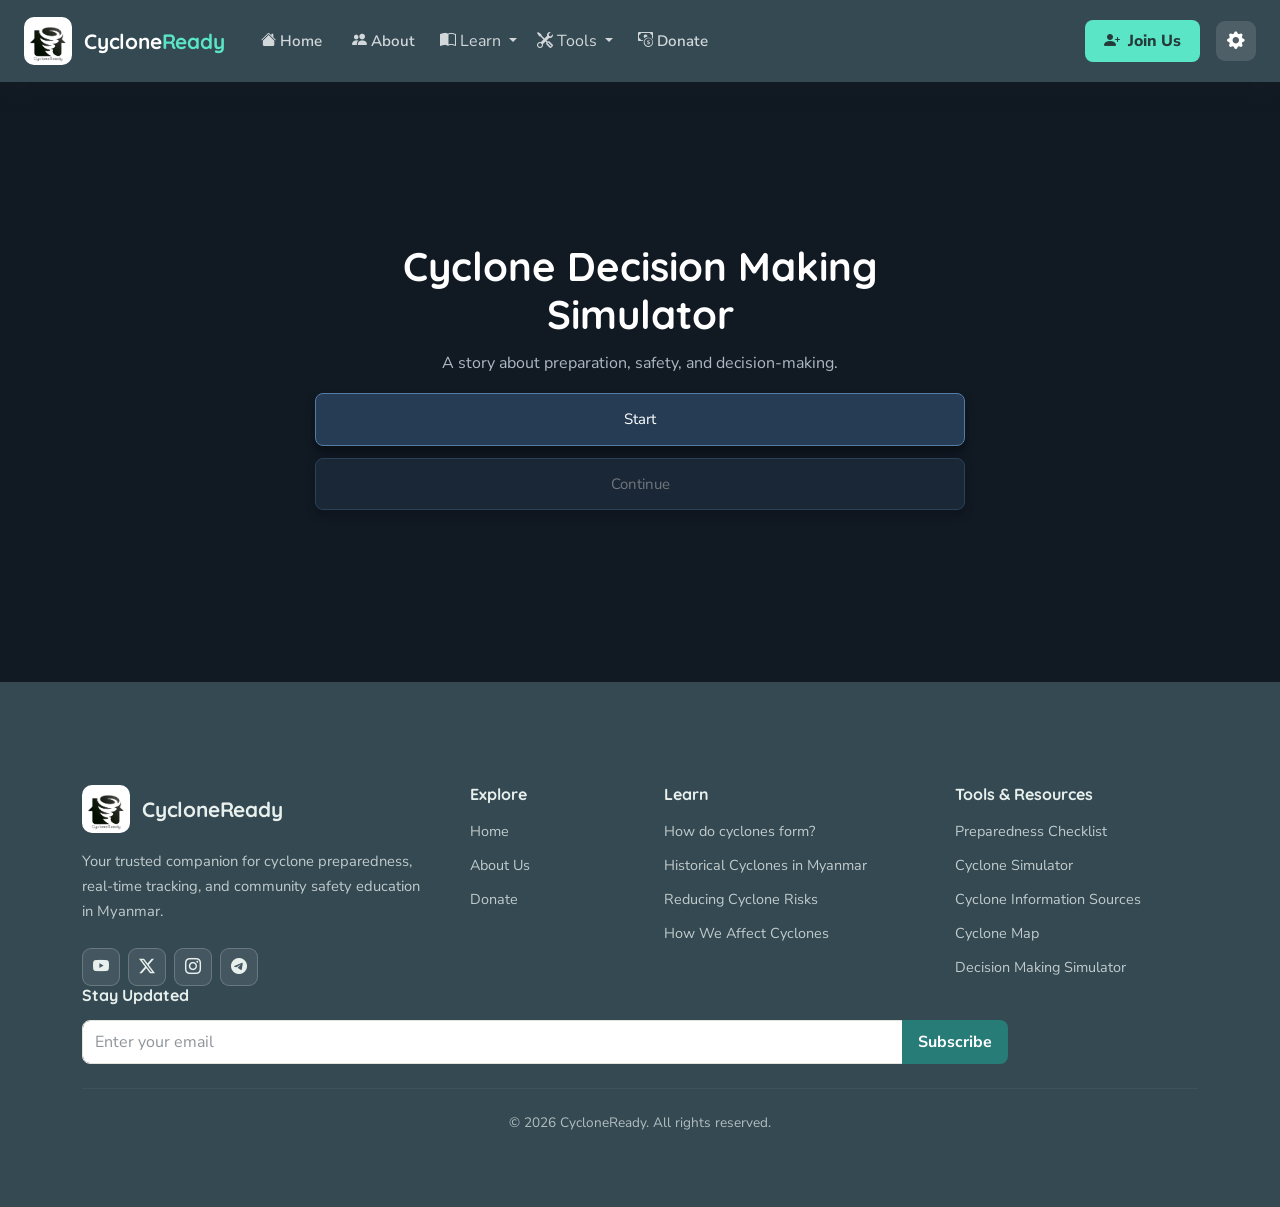
<file: pages/tools/vn.html>
<!DOCTYPE html>
<html lang="en">

<head>
    <meta charset="UTF-8">
    <meta name="viewport" content="width=device-width, initial-scale=1.0">

    <title data-translate="page_title">CycloneReady</title>

    <link href="https://cdn.jsdelivr.net/npm/bootstrap@5.3.3/dist/css/bootstrap.min.css" rel="stylesheet">
    <link href="https://cdn.jsdelivr.net/npm/bootstrap-icons@1.11.3/font/bootstrap-icons.min.css" rel="stylesheet">

    <link rel="preconnect" href="https://fonts.googleapis.com">
    <link rel="preconnect" href="https://fonts.gstatic.com" crossorigin>
    <link href="https://fonts.googleapis.com/css2?family=Quicksand:wght@400;500;600;700&display=swap" rel="stylesheet">

    <link rel="stylesheet" href="../../scripts/css/vn.css">
    <link rel="stylesheet" href="../../scripts/template.css">
    <link rel="icon" href="../../assets/logo.png">
</head>

<body>

    <nav class="navbar navbar-expand-lg custom-navbar sticky-top">
        <div class="container-fluid px-3 px-lg-4">

            <a class="navbar-brand me-lg-4" href="../../index.html">
                <div class="logo-container">
                    <div class="logo-box">
                        <img src="../../assets/logo.png" alt="logo">
                    </div>
                                        <span class="logo-text-area" data-translate="brand_name">Cyclone<span>Ready</span></span>
                </div>
            </a>

            <button class="navbar-toggler border-0 shadow-none text-white"
                    type="button"
                    data-bs-toggle="collapse"
                    data-bs-target="#navbarContent"
                    aria-controls="navbarContent"
                    aria-expanded="false"
                    aria-label="Toggle navigation">
                <i class="bi bi-list fs-1"></i>
            </button>

            <div class="collapse navbar-collapse" id="navbarContent">

                <ul class="navbar-nav me-auto mb-2 mb-lg-0 align-items-lg-center gap-lg-1">

                    <li class="nav-item">
                        <a class="nav-link"
                           href="../../index.html"
                           data-translate="nav_home"
                           aria-current="page">
                            <i class="bi bi-house-fill nav-icon"></i>
                            <span>Home</span>
                        </a>
                    </li>

                    <li class="nav-item">
                        <a class="nav-link"
                           href="../aboutus.html"
                           data-translate="nav_about">
                            <i class="bi bi-people-fill nav-icon"></i>
                            <span>About</span>
                        </a>
                    </li>

                    <li class="nav-item dropdown">
                        <a class="nav-link dropdown-toggle"
                           href="#"
                           id="learnDropdown"
                           role="button"
                           data-bs-toggle="dropdown"
                           aria-expanded="false"
                           data-translate="nav_learn">
                            <i class="bi bi-book-half nav-icon"></i>
                            <span>Learn</span>
                        </a>

                        <ul class="dropdown-menu shadow-lg border-0"
                            aria-labelledby="learnDropdown">

                            <li>
                                <a class="dropdown-item py-2 px-3"
                                   href="../learn/howform.html"
                                   data-translate="learn_formation">
                                    How do cyclones form?
                                </a>
                            </li>

                            <li>
                                <a class="dropdown-item py-2 px-3"
                                   href="../learn/historical.html"
                                   data-translate="learn_history">
                                    Historical Cyclones in Myanmar
                                </a>
                            </li>

                            <li>
                                <a class="dropdown-item py-2 px-3"
                                   href="../learn/reducingcyclonerisks.html"
                                   data-translate="learn_risks">
                                    Reducing Cyclone Risks
                                </a>
                            </li>

                            <li>
                                <a class="dropdown-item py-2 px-3"
                                   href="../learn/weaffect.html"
                                   data-translate="learn_human_impact">
                                    How We Affect Cyclones
                                </a>
                            </li>

                        </ul>
                    </li>

                    <li class="nav-item dropdown">
                        <a class="nav-link dropdown-toggle"
                           href="#"
                           id="toolsDropdown"
                           role="button"
                           data-bs-toggle="dropdown"
                           aria-expanded="false"
                           data-translate="nav_tools">
                            <i class="bi bi-tools nav-icon"></i>
                            <span>Tools</span>
                        </a>

                        <ul class="dropdown-menu shadow-lg border-0"
                            aria-labelledby="toolsDropdown">

                            <li>
                                <a class="dropdown-item py-2 px-3"
                                   href="checklist.html"
                                   data-translate="tool_checklist">
                                    Preparedness Checklist
                                </a>
                            </li>

                            <li>
                                <a class="dropdown-item py-2 px-3"
                                   href="simulator.html"
                                   data-translate="tool_simulator">
                                    Cyclone Simulator
                                </a>
                            </li>

                            <li>
                                <a class="dropdown-item py-2 px-3"
                                   href="cycnews.html"
                                   data-translate="tool_sources">
                                    Information Sources
                                </a>
                            </li>

                            <li>
                                <a class="dropdown-item py-2 px-3"
                                   href="map.html"
                                   data-translate="tool_map">
                                    Cyclone Map
                                </a>
                            </li>

                            <li>
                                <a class="dropdown-item py-2 px-3 active"
                                   href="vn.html"
                                   data-translate="tool_decision">
                                    Decision Making Simulator
                                </a>
                            </li>

                        </ul>
                    </li>

                    <li class="nav-item">
                        <a class="nav-link"
                           href="../donate.html"
                           data-translate="nav_donate">
                            <i class="bi bi-cash-coin nav-icon"></i>
                            <span>Donate</span>
                        </a>
                    </li>

                </ul>

                <div class="d-flex align-items-center gap-3 mt-3 mt-lg-0 navbar-actions">

                    <button type="button"
                            class="btn-join"
                            id="userAccountBtn"
                            data-bs-toggle="modal"
                            data-bs-target="#authModal"
                            data-translate="join_us">
                        <i class="bi bi-person-plus-fill me-1"></i>
                        Join Us
                    </button>

                    <button type="button"
                            class="settings-btn border-0"
                            data-bs-toggle="modal"
                            data-bs-target="#settingsModal"
                            data-translate-title="settings"
                            data-translate-aria="settings"
                            title="Settings"
                            aria-label="Settings">
                        <i class="bi bi-gear-fill"></i>
                    </button>

                </div>

            </div>
        </div>
    </nav>

    <main>

        <div class="game-container">
        <main class="story-area">

            <div class="background">

            </div>


            <div class="character-area">
            </div>


            <section class="dialogue-box">
    <div class="speaker-tab">
        <span class="speaker-name">Narration</span>
    </div>

    <div class="dialogue-content">
        <div class="dialogue-text">
            Lorem ipsum dolor sit amet consectetur adipisicing elit. Explicabo qui eum minus incidunt vero est harum nemo non quam obcaecati iusto vitae similique perferendis possimus, tempore officia in, neque aliquid.
        </div>

        <div class="choice-area"></div>

        <span class="indicator-arrow">▼</span>
    </div>
</section>

        </main>

    </div>

    </main>

     <div class="modal fade" id="authModal" tabindex="-1" aria-labelledby="authModalLabel" aria-hidden="true">
    <div class="modal-dialog modal-dialog-centered">
        <div class="modal-content">
            <div class="modal-header">
                <div>
                    <h5 class="modal-title" id="authModalLabel">Welcome to CycloneReady</h5>
                    <p class="mb-0 text-muted">Join our community and stay prepared.</p>
                </div>
                <button type="button" class="btn-close" data-bs-dismiss="modal" aria-label="Close"></button>
            </div>

            <div class="modal-body">
                <ul class="nav nav-tabs nav-fill mb-4" id="authTabs" role="tablist">
                    <li class="nav-item" role="presentation">
                        <button class="nav-link active w-100" id="signin-tab" data-bs-toggle="tab" data-bs-target="#signinPane" type="button" role="tab" aria-controls="signinPane" aria-selected="true">
                            Sign In
                        </button>
                    </li>
                    <li class="nav-item" role="presentation">
                        <button class="nav-link w-100" id="signup-tab" data-bs-toggle="tab" data-bs-target="#signupPane" type="button" role="tab" aria-controls="signupPane" aria-selected="false">
                            Create Account
                        </button>
                    </li>
                </ul>

                <div class="tab-content" id="authTabContent">

                    <div class="tab-pane fade show active" id="signinPane" role="tabpanel" aria-labelledby="signin-tab" tabindex="0">
                        <form id="signinForm" novalidate>
                            <div class="mb-3">
                                <label for="signinEmail" class="form-label">Email Address</label>
                                <input type="email" class="form-control" id="signinEmail" placeholder="Enter your email" maxlength="254" autocomplete="email" required>
                                <div class="invalid-feedback">Please enter a valid email address.</div>
                            </div>

                            <div class="mb-3">
                                <label for="signinPassword" class="form-label">Password</label>
                                <div class="input-group">
                                    <input type="password" class="form-control" id="signinPassword" placeholder="Enter your password" autocomplete="current-password" required>
                                    <button class="btn btn-outline-secondary" type="button" data-toggle-password="signinPassword" aria-label="Show password">
                                        <i class="bi bi-eye"></i>
                                    </button>
                                    <div class="invalid-feedback">Please enter your password.</div>
                                </div>
                            </div>

                            <div class="form-check mb-3">
                                <input class="form-check-input" type="checkbox" id="rememberMe">
                                <label class="form-check-label" for="rememberMe">Remember me</label>
                            </div>

                            <div id="signinMessage" class="alert d-none" role="alert"></div>

                            <button type="submit" class="btn btn-primary w-100">Sign In</button>
                        </form>
                    </div>

                    <div class="tab-pane fade" id="signupPane" role="tabpanel" aria-labelledby="signup-tab" tabindex="0">
                        <form id="signupForm" novalidate>
                            <div class="mb-3">
                                <label for="signupName" class="form-label">Full Name</label>
                                <input type="text" class="form-control" id="signupName" placeholder="Enter your name" minlength="2" maxlength="60" autocomplete="name" required>
                                <div class="invalid-feedback">Please enter your name (at least 2 characters).</div>
                            </div>

                            <div class="mb-3">
                                <label for="signupUsername" class="form-label">Username</label>
                                <input type="text" class="form-control" id="signupUsername" placeholder="Choose a username" minlength="3" maxlength="20" pattern="[A-Za-z0-9_]{3,20}" autocomplete="username" required>
                                <div class="form-text">Use 3–20 letters, numbers, or underscores.</div>
                                <div class="invalid-feedback">Use 3–20 letters, numbers, or underscores.</div>
                            </div>

                            <div class="mb-3">
                                <label for="signupEmail" class="form-label">Email Address</label>
                                <input type="email" class="form-control" id="signupEmail" placeholder="Enter your email" maxlength="254" autocomplete="email" required>
                                <div class="invalid-feedback">Please enter a valid email address.</div>
                            </div>


                            <div class="mb-3">
                                <label for="signupPassword" class="form-label">Password</label>
                                <div class="input-group">
                                    <input type="password" class="form-control" id="signupPassword" placeholder="Create a password" minlength="8" autocomplete="new-password" required>
                                    <button class="btn btn-outline-secondary" type="button" data-toggle-password="signupPassword" aria-label="Show password">
                                        <i class="bi bi-eye"></i>
                                    </button>
                                    <div class="invalid-feedback">Your password does not meet all requirements.</div>
                                </div>

                                <div class="mt-2 small">
                                    <div id="passwordLength" class="text-danger"><i class="bi bi-x-circle me-1"></i>At least 8 characters</div>
                                    <div id="passwordUpper" class="text-danger"><i class="bi bi-x-circle me-1"></i>At least one uppercase letter</div>
                                    <div id="passwordLower" class="text-danger"><i class="bi bi-x-circle me-1"></i>At least one lowercase letter</div>
                                    <div id="passwordNumber" class="text-danger"><i class="bi bi-x-circle me-1"></i>At least one number</div>
                                </div>
                            </div>

                            <div class="mb-3">
                                <label for="confirmPassword" class="form-label">Confirm Password</label>
                                <div class="input-group">
                                    <input type="password" class="form-control" id="confirmPassword" placeholder="Enter your password again" autocomplete="new-password" required>
                                    <button class="btn btn-outline-secondary" type="button" data-toggle-password="confirmPassword" aria-label="Show password">
                                        <i class="bi bi-eye"></i>
                                    </button>
                                    <div class="invalid-feedback">Your passwords must match.</div>
                                </div>
                            </div>

                            <div class="mb-3">
                                <div class="form-check">
                                    <input class="form-check-input" type="checkbox" id="agreeTerms" required>
                                    <label class="form-check-label" for="agreeTerms">
                                        I agree to use CycloneReady responsibly.
                                    </label>
                                    <div class="invalid-feedback">You must agree before creating an account.</div>
                                </div>
                            </div>

                            <div class="mb-3">
                                <div class="form-check">
                                    <input class="form-check-input" type="checkbox" id="newsletterOptIn">
                                    <label class="form-check-label" for="newsletterOptIn">
                                        I would like to receive CycloneReady updates.
                                    </label>
                                </div>
                            </div>

                            <div id="signupMessage" class="alert d-none" role="alert"></div>

                            <button type="submit" class="btn btn-primary w-100">Create Account</button>
                        </form>
                    </div>

                </div>
            </div>
        </div>
    </div>
</div>

    <div class="modal fade"
         id="settingsModal"
         tabindex="-1"
         aria-labelledby="settingsModalLabel"
         aria-hidden="true">

        <div class="modal-dialog modal-dialog-centered">
            <div class="modal-content auth-modal-content border-0 shadow-lg">

                <div class="modal-header border-0 pb-2 pt-3 px-4">

                    <h5 class="modal-title fw-bold text-modal"
                        id="settingsModalLabel"
                        data-translate="preferences">
                        Preferences
                    </h5>

                    <button type="button"
                            class="btn-close ms-auto shadow-none"
                            data-bs-dismiss="modal"
                            data-translate-aria="close"
                            aria-label="Close">
                    </button>

                </div>

                <div class="modal-body px-4 pb-4 pt-2">

                    <div class="modal-uniform-container d-flex flex-column justify-content-between">

                        <form id="settingsForm"
                              class="d-flex flex-column justify-content-between h-100">

                            <div>

                                <div class="mb-3 d-flex justify-content-between align-items-center p-3 rounded bg-settings-item">

                                    <span class="text-modal small fw-medium d-flex align-items-center gap-2">
                                        <i class="bi bi-moon-fill text-muted"
                                           id="nightModeIcon"></i>

                                        <span data-translate="night_mode">
                                            Night Mode
                                        </span>
                                    </span>

                                    <div class="form-check form-switch me-1 mb-0">
                                        <input class="form-check-input"
                                               type="checkbox"
                                               role="switch"
                                               id="nightModeSwitch">
                                    </div>

                                </div>

                                <div class="mb-3">
                                    <label for="languageSelect"
                                           class="form-label text-modal small fw-medium"
                                           data-translate="language">
                                        Language
                                    </label>

                                    <select class="form-select custom-input"
                                            id="languageSelect">
                                        <option value="en">English</option>
                                        <option value="my">Myanmar (မြန်မာ)</option>
                                    </select>
                                </div>

                            </div>

                            <button type="submit"
                                    class="btn btn-auth-submit w-100 py-2 mt-auto"
                                    data-translate="save_changes">
                                Save Changes
                            </button>

                        </form>
                    </div>
                </div>
            </div>
        </div>
    </div>

    <footer class="custom-footer">

        <div class="container py-5">

            <div class="row g-4 g-lg-5">

                <div class="col-lg-4 col-md-12">

                    <div class="logo-container footer-logo mb-3">

                        <div class="logo-box">
                            <img src="../../assets/logo.png" alt="logo">
                        </div>

                        <div class="logo-text-area">
                            CycloneReady
                        </div>

                    </div>

                    <p class="small footer-desc mb-4"
                       data-translate="footerDesc">
                        Your trusted companion for cyclone preparedness,
                        real-time tracking, and community safety education
                        in Myanmar.
                    </p>

                    <div class="d-flex gap-2 footer-socials">

                        <a href="#"
                           class="social-icon-btn"
                           aria-label="YouTube"
                           title="YouTube">
                            <i class="bi bi-youtube"></i>
                        </a>

                        <a href="#"
                           class="social-icon-btn"
                           aria-label="Twitter"
                           title="Twitter">
                            <i class="bi bi-twitter-x"></i>
                        </a>

                        <a href="#"
                           class="social-icon-btn"
                           aria-label="Instagram"
                           title="Instagram">
                            <i class="bi bi-instagram"></i>
                        </a>

                        <a href="#"
                           class="social-icon-btn"
                           aria-label="Telegram"
                           title="Telegram">
                            <i class="bi bi-telegram"></i>
                        </a>

                    </div>
                </div>

                <div class="col-6 col-lg-2">

                    <h5 class="footer-heading fs-6"
                        data-translate="footer_explore">
                        Explore
                    </h5>

                    <ul class="list-unstyled footer-links mb-0">

                        <li>
                            <a href="../../index.html" data-translate="nav_home">
                                Home
                            </a>
                        </li>

                        <li>
                            <a href="../aboutus.html" data-translate="nav_about">
                                About Us
                            </a>
                        </li>

                        <li>
                            <a href="../donate.html" data-translate="nav_donate">
                                Donate
                            </a>
                        </li>

                    </ul>
                </div>

                <div class="col-6 col-lg-3">

                    <h5 class="footer-heading fs-6"
                        data-translate="footer_learn">
                        Learn
                    </h5>

                    <ul class="list-unstyled footer-links mb-0">

                        <li>
                            <a href="../learn/howform.html" data-translate="learn_formation">
                                How do cyclones form?
                            </a>
                        </li>

                        <li>
                            <a href="../learn/historical.html" data-translate="learn_history">
                                Historical Cyclones in Myanmar
                            </a>
                        </li>

                        <li>
                            <a href="../learn/reducingcyclonerisks.html" data-translate="learn_risks">
                                Reducing Cyclone Risks
                            </a>
                        </li>

                        <li>
                            <a href="../learn/weaffect.html" data-translate="learn_human_impact">
                                How We Affect Cyclones
                            </a>
                        </li>

                    </ul>
                </div>

                <div class="col-12 col-lg-3">

                    <h5 class="footer-heading fs-6"
                        data-translate="footer_tools">
                        Tools & Resources
                    </h5>

                    <ul class="list-unstyled footer-links mb-0">

                        <li>
                            <a href="checklist.html" data-translate="tool_checklist">
                                Preparedness Checklist
                            </a>
                        </li>

                        <li>
                            <a href="simulator.html" data-translate="tool_simulator">
                                Cyclone Simulator
                            </a>
                        </li>

                        <li>
                            <a href="cycnews.html" data-translate="tool_sources">
                                Cyclone Information Sources
                            </a>
                        </li>

                        <li>
                            <a href="map.html" data-translate="tool_map">
                                Cyclone Map
                            </a>
                        </li>

                        <li>
                            <a href="vn.html" data-translate="tool_decision">
                                Decision Making Simulator
                            </a>
                        </li>

                    </ul>
                </div>

            </div>

            <div class="row g-4 footer-bottom-section">

                <div class="col-lg-10">

                    <h5 class="footer-heading fs-6"
                        data-translate="stayUpdatedTitle">
                        Stay Updated
                    </h5>

                    <form id="newsletterForm" class="input-group">

                        <input type="email"
                               class="form-control custom-input"
                               placeholder="Enter your email"
                               data-translate-placeholder="newsletterPlaceholder"
                               required>

                        <button class="btn btn-auth-submit px-3"
                                type="submit"
                                data-translate="subscribeBtn">
                            Subscribe
                        </button>

                    </form>
                </div>

            </div>

            <hr class="footer-divider my-4">

            <div class="footer-copyright-area d-flex justify-content-center align-items-center flex-wrap gap-2">

                <span class="small footer-copyright">
                    &copy; 2026 CycloneReady. All rights reserved.
                </span>

            </div>

        </div>

    </footer>

    <script src="https://cdn.jsdelivr.net/npm/bootstrap@5.3.3/dist/js/bootstrap.bundle.min.js"></script>
    <script src="../../scripts/template.js"></script>
    <script src="../../scripts/js/vn.js"></script>

</body>
</html>
</file>
<file: scripts/template.css>
@import url('https://fonts.googleapis.com/css2?family=Quicksand:wght@400;500;600;700&family=Nunito+Sans:wght@400;500;600;700;800&display=swap');

:root {
    --bg-color: #f8f7f2;
    --surface-color: #ffffff;
    --surface-secondary: #f1f0e9;
    --text-color: #292d32;
    --text-muted: #737b83;
    --heading-color: #20272d;
    --primary-color: #287c78;
    --primary-hover: #206965;
    --accent-color: #5be5c7;
    --border-color: #e5e4dc;
    --navbar-bg: #354953;
    --navbar-text: #ffffff;
    --footer-text: #e8f0ed;
    --input-bg: #ffffff;
    --shadow: 0 8px 24px rgba(29, 49, 48, 0.08);
}

body.night-mode {
    --bg-color: #171e20;
    --surface-color: #222c2e;
    --surface-secondary: #293537;
    --text-color: #e3e9e7;
    --text-muted: #aab7b3;
    --heading-color: #f1f5f3;
    --primary-color: #65aaa2;
    --primary-hover: #80bdb5;
    --accent-color: #5be5c7;
    --border-color: #394749;
    --navbar-bg: #21414d;
    --navbar-text: #edf4f1;
    --footer-text: #d6e0dc;
    --input-bg: #293537;
    --shadow: 0 8px 24px rgba(0, 0, 0, 0.2);
}


html {
    scroll-behavior: smooth;
}

body {
    margin: 0;
    background-color: var(--bg-color);
    color: var(--text-color);
    font-family: 'Nunito Sans', sans-serif;
    transition: background-color 0.25s ease, color 0.25s ease;
}

h1,
h2,
h3,
h4,
h5,
h6 {
    color: var(--heading-color);
    font-family: 'Quicksand', sans-serif;
    font-weight: 700;
}

p {
    color: var(--text-color);
    line-height: 1.7;
}

a {
    color: var(--primary-color);
    text-decoration: none;
}

a:hover {
    color: var(--primary-hover);
}

button,
input,
select,
textarea {
    font: inherit;
}

img {
    max-width: 100%;
}

.navbar {
    min-height: 76px;
    padding: 12px 0;
    background-color: var(--navbar-bg);
    box-shadow: 0 10px 18px rgba(25, 35, 38, 0.30);
    transition: background-color 0.25s ease, box-shadow 0.25s ease;
}

.navbar-brand .brand-mark {
    display: inline-block;
    transition: transform 0.3s ease;
}

.navbar-brand .brand-mark {
    animation: logoMove 3s ease-in-out infinite;
}


.custom-footer .logo-box {
    display: inline-block;

}

.logo-box img {
    animation: logoMove 4s ease-in-out infinite;
    transition: transform 0.3s ease;
}

.custom-footer .logo-container:hover .logo-box {
    animation: logoMove 4s ease-in-out infinite;
}


@keyframes logoMove {
    0% {
        transform: translateX(0) rotate(0deg);
    }

    25% {
        transform: translateX(-3px) rotate(-3deg);
    }

    50% {
        transform: translateX(3px) rotate(3deg);
    }

    100% {
        transform: translateX(0);
    }
}

.brand-mark {
    display: inline-flex;
    width: 38px;
    height: 38px;
    align-items: center;
    justify-content: center;
    border-radius: 10px;
    background-color: var(--accent-color);
    color: #253b3a;
    font-size: 0.95rem;
    font-weight: 800;
    transition: transform 0.3s ease, box-shadow 0.3s ease;
}

.navbar-brand:hover .brand-mark {
    transform: translateY(-3px) rotate(-5deg);
    box-shadow: 0 5px 14px rgba(91, 229, 199, 0.25);
}

.navbar-brand:hover {
    color: #ffffff !important;
}

.logo-text-area {
    font-family: 'Quicksand', sans-serif;
    font-size: 1.3rem;
    font-weight: 700;
    letter-spacing: -0.01em;
    line-height: 1;
    color: var(--navbar-text);
    white-space: nowrap;
    transition: color 0.25s ease;
}

.logo-text-area span {
    color: var(--accent-color);
}

.custom-footer .logo-text-area {
    color: var(--footer-text);
}

.navbar-nav {
    gap: 5px;
}

.navbar .navbar-nav > .nav-item > .nav-link:not(.dropdown-toggle) {
    position: relative;
    display: inline-block;
    padding: 10px 13px !important;
    color: rgba(255, 255, 255, 0.78);
    font-size: 0.95rem;
    font-weight: 600;
    transition: color 0.25s ease;
}

.navbar .navbar-nav > .nav-item > .nav-link:not(.dropdown-toggle)::after {
    content: "";
    position: absolute;
    left: 13px;
    bottom: 4px;
    width: 0;
    height: 2px;
    border-radius: 2px;
    background-color: var(--accent-color);
    transition: width 0.3s ease;
}

.navbar .navbar-nav > .nav-item > .nav-link:not(.dropdown-toggle):hover,
.navbar .navbar-nav > .nav-item > .nav-link:not(.dropdown-toggle).active {
    color: #ffffff;
}

.navbar .navbar-nav > .nav-item > .nav-link:not(.dropdown-toggle):hover::after,
.navbar .navbar-nav > .nav-item > .nav-link:not(.dropdown-toggle).active::after {
    width: calc(100% - 26px);
}

.navbar .dropdown-toggle {
    color: rgba(255, 255, 255, 0.78);
    transition: color 0.25s ease;
}

.navbar .dropdown-toggle:hover,
.navbar .dropdown-toggle.show {
    color: #ffffff;
}

.navbar-toggler {
    border-color: rgba(255, 255, 255, 0.35);
}

.navbar-toggler:focus {
    box-shadow: 0 0 0 3px rgba(91, 229, 199, 0.25);
}

.dropdown-menu {
    min-width: 220px;
    padding: 8px;
    border: 1px solid var(--border-color);
    border-radius: 12px;
    background-color: var(--surface-color);
    box-shadow: 0 10px 28px rgba(0, 0, 0, 0.12);
}

.navbar .dropdown-item {
    padding: 10px 12px;
    border-radius: 7px;
    color: var(--text-color);
    font-size: 0.93rem;
    transition: background-color 0.2s ease, color 0.2s ease, transform 0.2s ease;

}

.navbar .dropdown-item:hover,
.navbar .dropdown-item:focus,
.navbar .dropdown-item.active {
    transform: translateX(4px);
    background-color: var(--surface-secondary);
    color: var(--primary-color);
}

.btn-join {
    padding: 9px 19px;
    border: 0;
    border-radius: 8px;
    background-color: var(--accent-color);
    color: #253b3a;
    font-weight: 800;
    transition: transform 0.2s ease, background-color 0.2s ease, box-shadow 0.2s ease;
}

.btn-join:hover {
    transform: translateY(-2px);
    background-color: #42d5b5;
    color: #253b3a;
    box-shadow: 0 4px 12px rgba(91, 229, 199, 0.2);
}

.settings-btn {
    display: inline-flex;
    width: 40px;
    height: 40px;
    align-items: center;
    justify-content: center;
    border-radius: 9px;
    background-color: rgba(255, 255, 255, 0.12);
    color: #ffffff;
    font-size: 1.1rem;
    transition: background-color 0.2s ease, transform 0.2s ease;
}

.settings-btn:hover {
    transform: translateY(-2px);
    background-color: rgba(255, 255, 255, 0.22);
    color: #ffffff;
}

.section-padding {
    padding-top: 75px;
    padding-bottom: 75px;
}

.eyebrow {
    margin-bottom: 12px;
    color: var(--primary-color);
    font-size: 0.78rem;
    font-weight: 800;
    letter-spacing: 2px;
    text-transform: uppercase;
}

.section-heading {
    margin-bottom: 35px;
}

.section-heading h2 {
    margin-bottom: 14px;
    font-size: clamp(1.8rem, 4vw, 2.5rem);
}

.section-heading > p:not(.eyebrow) {
    max-width: 680px;
    color: var(--text-muted);
}

.custom-footer {
    padding: 55px 0 25px;
    background-color: var(--navbar-bg);
    color: var(--footer-text);
    margin-top: 50px;
}

.custom-footer h5,
.custom-footer h6,
.custom-footer p {
    color: var(--footer-text);
}

.logo-container {
    display: flex;
    align-items: center;
    gap: 12px;
    max-width: 200px;
}

.logo-box {
    display: flex;
    width: 48px;
    height: 48px;
    flex-shrink: 0;
    align-items: center;
    justify-content: center;
    overflow: hidden;
    border-radius: 10px;
    background-color: #ffffff;
}

.logo-box img {
    width: 100%;
    height: 100%;
    object-fit: contain;
}

.footer-heading {
    margin-bottom: 15px;
    font-family: 'Quicksand', sans-serif;
    font-size: 1rem;
    font-weight: 700;
}

.footer-desc {
    max-width: 340px;
    color: var(--footer-text);
    font-size: 0.92rem;
    line-height: 1.7;
    opacity: 0.78;
}

.footer-links {
    display: flex;
    flex-direction: column;
    gap: 10px;
}

.footer-links a {
    width: fit-content;
    color: var(--footer-text);
    font-size: 0.9rem;
    opacity: 0.78;
    transition: color 0.2s ease, opacity 0.2s ease;
}

.footer-links a:hover {
    color: var(--accent-color);
    opacity: 1;
}

.footer-socials {
    display: flex;
    flex-wrap: wrap;
    gap: 10px;
}

.social-icon-btn {
    display: inline-flex;
    width: 38px;
    height: 38px;
    align-items: center;
    justify-content: center;
    border: 1px solid rgba(255, 255, 255, 0.2);
    border-radius: 9px;
    background-color: rgba(255, 255, 255, 0.08);
    color: var(--footer-text);
    transition: background-color 0.2s ease, color 0.2s ease;
}

.social-icon-btn:hover {
    background-color: var(--accent-color);
    color: #253b3a;
}

.footer-divider {
    border-color: rgba(255, 255, 255, 0.2);
}

.footer-copyright {
    color: var(--footer-text);
    font-size: 0.85rem;
    opacity: 0.7;
}

.custom-input {
    min-height: 44px;
    border: 1px solid var(--border-color);
    border-radius: 8px;
    background-color: var(--input-bg);
    color: var(--text-color);
}

.custom-input:focus {
    border-color: var(--primary-color);
    background-color: var(--input-bg);
    color: var(--text-color);
    box-shadow: 0 0 0 3px rgba(40, 124, 120, 0.15);
}

.custom-input::placeholder {
    color: var(--text-muted);
    opacity: 0.8;
}

.btn-auth-submit {
    border: 0;
    border-radius: 8px;
    background-color: var(--primary-color);
    color: #ffffff;
    font-weight: 700;
    transition: background-color 0.2s ease;
}

.btn-auth-submit:hover {
    background-color: var(--primary-hover);
    color: #ffffff;
}

.modal-content {
    overflow: hidden;
    border: 1px solid var(--border-color);
    border-radius: 14px;
    background-color: var(--surface-color);
    color: var(--text-color);
    box-shadow: var(--shadow);
}

.modal-header,
.modal-footer {
    border-color: var(--border-color);
}

.modal-title,
.text-modal {
    color: var(--heading-color);
}

.modal-body {
    color: var(--text-color);
}

.bg-settings-item {
    background-color: var(--surface-secondary);
}

.form-check-input {
    cursor: pointer;
}

.form-check-input:checked {
    border-color: var(--primary-color);
    background-color: var(--primary-color);
}

body.dark-mode .text-muted {
    color: var(--text-muted) !important;
}

body.dark-mode .form-control,
body.dark-mode .form-select {
    border-color: var(--border-color);
    background-color: var(--input-bg);
    color: var(--text-color);
}

body.dark-mode .dropdown-menu {
    border-color: var(--border-color);
    background-color: var(--surface-color);
}

body.dark-mode .dropdown-item {
    color: var(--text-color);
}

body.dark-mode .dropdown-item:hover,
body.dark-mode .dropdown-item:focus,
body.dark-mode .dropdown-item.active {
    background-color: var(--surface-secondary);
    color: var(--primary-color);
}

body.dark-mode .btn-close {
    filter: invert(1);
}

button:focus-visible,
a:focus-visible,
input:focus-visible,
select:focus-visible {
    outline: 3px solid var(--accent-color);
    outline-offset: 3px;
}

@media (max-width: 991.98px) {
    .navbar-collapse {
        padding: 15px 0 8px;
    }

    .navbar-nav {
        align-items: flex-start !important;
    }

    .navbar .navbar-nav > .nav-item > .nav-link:not(.dropdown-toggle) {
        padding: 9px 13px !important;
    }

    .navbar .navbar-nav > .nav-item > .nav-link:not(.dropdown-toggle)::after {
        bottom: 3px;
    }

    .dropdown-menu {
        border: 0;
        background-color: rgba(255, 255, 255, 0.08);
        box-shadow: none;
    }

    .navbar .dropdown-item {
        color: rgba(255, 255, 255, 0.85);
    }

    .navbar .dropdown-item:hover,
    .navbar .dropdown-item:focus,
    .navbar .dropdown-item.active {
        background-color: rgba(255, 255, 255, 0.12);
        color: var(--accent-color);
    }

    .btn-join {
        margin-top: 12px;
    }
}

@media (max-width: 575.98px) {
    .section-padding {
        padding-top: 50px;
        padding-bottom: 50px;
    }

    .custom-footer {
        padding-top: 40px;
    }

    .logo-text-area {
        font-size: 1.12rem;
    }
}

@media (prefers-reduced-motion: reduce) {
    *,
    *::before,
    *::after {
        scroll-behavior: auto !important;
        transition-duration: 0.01ms !important;
        animation-duration: 0.01ms !important;
    }
}
</file>
<file: scripts/css/donate.css>
body {
    background: #dfe4eb;
    color: #232d3c;
    font-family: "Quicksand", sans-serif;
}

.donate-hero {
    min-height: 480px;
    padding: 80px 20px;
    background: #232d3c;
    color: #dfe4eb;
}
.donate-hero h1, .donate-hero p {
    color: white;
}

.section-label {
    color: #8c9db5;
    font-size: 13px;
    font-weight: 700;
    letter-spacing: 3px;
    margin-bottom: 15px;
}

.donate-hero h1 {
    margin-bottom: 20px;
}

.donate-hero .lead {
    max-width: 700px;
    line-height: 1.8;
}

.hero-btn {
    background: #8c9db5;
    color: #232d3c;
    padding: 13px 25px;
    font-weight: 700;
    border-radius: 30px;
    transition: 0.3s;
}

.hero-btn:hover {
    background: #dfe4eb;
    color: #232d3c;
    transform: translateY(-3px);
}

.donate-intro {
    padding-top: 70px !important;
    padding-bottom: 70px !important;
}

.donate-intro-icon {
    width: 85px;
    height: 85px;
    margin: 0 auto 25px;
    background: #50617d;
    color: white;
    border-radius: 30px 50% 30px 50%;
    display: flex;
    align-items: center;
    justify-content: center;
    font-size: 35px;
}

.donate-intro h2 {
    color: #232d3c;
}

.donate-intro p {
    max-width: 750px;
    color: #394e56;
    line-height: 1.9;
}

.donation-card {
    background: white;
    padding: 35px;
    border-radius: 40px 15px 40px 15px;
    border-bottom: 5px solid #50617d;
    box-shadow: 0 10px 30px rgba(35, 45, 60, 0.07);
    transition: 0.3s;
    display: flex;
    flex-direction: column;
}

.donation-card:hover {
    transform: translateY(-7px);
    box-shadow: 0 15px 35px rgba(35, 45, 60, 0.12);
}

.donation-card-alt {
    background: #ffffffb5;
    border-bottom-color: #8c9db5;
}

.donation-card-top {
    display: flex;
    align-items: center;
    justify-content: space-between;
    gap: 10px;
    flex-wrap: wrap;
}

.donation-icon {
    width: 65px;
    height: 65px;
    background: #dfe4eb;
    color: #50617d;
    display: flex;
    align-items: center;
    justify-content: center;
    font-size: 30px;
    border-radius: 25px 50% 30px 50%;
}

.donation-tag {
    background: #dfe4eb;
    color: #394e56;
    font-weight: 700;
    font-size: 11px;
    padding: 9px 14px;
    border-radius: 30px;
    letter-spacing: 1px;
}

.donation-card h3 {
    color: #232d3c;
    font-size: 25px;
}

.donation-card > p {
    color: #394e56;
    line-height: 1.8;
}

.donation-benefits {
    margin-top: 15px;
}

.donation-benefits p {
    color: #394e56;
    font-size: 14px;
    margin-bottom: 12px;
}

.donation-benefits i {
    color: #50617d;
    margin-right: 8px;
}

.donate-btn {
    background: #50617d;
    color: white;
    padding: 13px 18px;
    border-radius: 15px 30px 15px 30px;
    font-weight: 700;
    transition: 0.3s;
}

.donate-btn:hover {
    background: #394e56;
    color: white;
    transform: translateY(-3px);
}

.support-card {
    background: #ffffffb5;
    padding: 30px;
    border-radius: 12px 35px 12px 35px;
    transition: 0.3s;
}

.support-card:hover {
    background: white;
    transform: translateY(-5px);
}

.support-card > i {
    display: inline-flex;
    width: 60px;
    height: 60px;
    background: #50617d;
    color: white;
    align-items: center;
    justify-content: center;
    font-size: 25px;
    border-radius: 20px 50% 25px 50%;
    margin-bottom: 20px;
}

.support-card h4 {
    color: #232d3c;
    font-size: 20px;
}

.support-card p {
    color: #394e56;
    font-size: 14px;
    line-height: 1.8;
    margin-bottom: 0;
}

.donate-reminder {
    background: #8c9db5;
    color: #232d3c;
    border-radius: 15px 40px 15px 40px;
}

.donate-reminder p {
    line-height: 1.8;
}

.reminder-icon {
    color: #232d3c;
    font-size: 55px;
}

.page-footer {
    background: #232d3c;
    color: #dfe4eb;
}

.page-footer p {
    color: #8c9db5;
}

@media (max-width: 767px) {
    .donate-hero {
        min-height: 400px;
        padding: 70px 20px;
    }

    .donate-hero h1 {
        font-size: 42px;
    }

    .donation-card {
        padding: 25px;
    }
}

.donation-form-wrapper {
    background: #ffffff;
    border-radius: 40px 15px 40px 15px;
    border-top: 5px solid #50617d;
}

.custom-input {
    background-color: #f8f9fa;
    border: 1px solid #dfe4eb;
    border-radius: 10px;
    padding: 11px 15px;
    color: #232d3c;
    font-size: 14px;
    transition: all 0.3s ease;
}

.custom-input:focus {
    background-color: #ffffff;
    border-color: #50617d;
    box-shadow: 0 0 0 0.25rem rgba(80, 97, 125, 0.15);
}

.text-modal {
    color: #232d3c;
}

:where(html.night-mode, body.night-mode, .night-mode) {
    color-scheme: dark !important;
    background-color: #111820 !important;
    color: #e7edf4 !important;
}

:where(html.night-mode, body.night-mode, .night-mode) :where(body, main, section, article, aside, nav, footer, header, .container, .container-fluid, .section-padding, .page-section) {
    color: #e7edf4 !important;
}

:where(html.night-mode, body.night-mode, .night-mode) :where(h1, h2, h3, h4, h5, h6, p, li, dt, dd, label, legend, figcaption, blockquote, th, td, caption, .section-heading, .page-heading, .panel-heading, .results-heading, .learning-section) {
    color: #e7edf4 !important;
}

:where(html.night-mode, body.night-mode, .night-mode) :where(.text-muted, .text-secondary, small, .small, .eyebrow, .section-label, .lead, .intro-text, .description, .subtitle, .form-text, .helper-text) {
    color: #b6c2cf !important;
}

:where(html.night-mode, body.night-mode, .night-mode) :where(a:not(.btn):not(.button):not(.hero-btn):not(.back-top)) {
    color: #9fcaff !important;
}

:where(html.night-mode, body.night-mode, .night-mode) :where(a:not(.btn):not(.button):not(.hero-btn):not(.back-top)):hover,
:where(html.night-mode, body.night-mode, .night-mode) :where(a:not(.btn):not(.button):not(.hero-btn):not(.back-top)):focus-visible {
    color: #c5e0ff !important;
}

:where(html.night-mode, body.night-mode, .night-mode) :where(.card, .panel, .content-card, .info-card, .feature-card, .stat-card, .result-card, .checklist-card, .map-section, .map-page, .modal-content, .dropdown-menu, .popover, .accordion-item, .list-group-item, .table, .table-responsive, .form-section, .simulator-panel, .result-panel, .history-card, .news-card, .article-card, .team-card, .text-modal) {
    background-color: #1b2632 !important;
    color: #e7edf4 !important;
    border-color: #3b4b5d !important;
    box-shadow: 0 4px 18px rgba(0, 0, 0, 0.24) !important;
}

:where(html.night-mode, body.night-mode, .night-mode) :where(input, select, textarea, .form-control, .form-select, .custom-input, .custom-select) {
    color: #edf3f9 !important;
    background-color: #202d3a !important;
    border-color: #526477 !important;
    caret-color: #edf3f9 !important;
}

:where(html.night-mode, body.night-mode, .night-mode) :where(input, select, textarea, .form-control, .form-select, .custom-input, .custom-select)::placeholder {
    color: #aebbc9 !important;
    opacity: 1 !important;
}

:where(html.night-mode, body.night-mode, .night-mode) :where(input, select, textarea, .form-control, .form-select, .custom-input, .custom-select):focus {
    color: #ffffff !important;
    background-color: #263647 !important;
    border-color: #80baff !important;
    box-shadow: 0 0 0 0.2rem rgba(128, 186, 255, 0.2) !important;
    outline-color: #80baff !important;
}

:where(html.night-mode, body.night-mode, .night-mode) :where(input, select, textarea, option) {
    color-scheme: dark !important;
}

:where(html.night-mode, body.night-mode, .night-mode) :where(table, th, td, .table) {
    border-color: #3b4b5d !important;
}

:where(html.night-mode, body.night-mode, .night-mode) :where(.table-striped > tbody > tr:nth-of-type(odd), .table-hover > tbody > tr:hover, tr:nth-child(even)) {
    background-color: #202d3a !important;
    color: #e7edf4 !important;
}

:where(html.night-mode, body.night-mode, .night-mode) :where(hr, .divider, .section-divider) {
    border-color: #3b4b5d !important;
    color: #3b4b5d !important;
}

:where(html.night-mode, body.night-mode, .night-mode) :where(.bg-white, .bg-light, .bg-body, .background-light, .light-bg, .white-bg) {
    background-color: #1b2632 !important;
    color: #e7edf4 !important;
}

:where(html.night-mode, body.night-mode, .night-mode) :where(.text-dark, .text-black, .text-body, .dark-text) {
    color: #e7edf4 !important;
}

:where(html.night-mode, body.night-mode, .night-mode) :where(.border, .border-top, .border-bottom, .border-start, .border-end) {
    border-color: #3b4b5d !important;
}

:where(html.night-mode, body.night-mode, .night-mode) :where(.btn-light, .btn-outline-dark, .btn-secondary, .button-secondary) {
    color: #e7edf4 !important;
    background-color: #2a3949 !important;
    border-color: #526477 !important;
}

:where(html.night-mode, body.night-mode, .night-mode) :where(.btn-light, .btn-outline-dark, .btn-secondary, .button-secondary):hover {
    color: #ffffff !important;
    background-color: #35485c !important;
    border-color: #7890a8 !important;
}

:where(html.night-mode, body.night-mode, .night-mode) :where(.alert, .notice, .callout, .notification) {
    background-color: #202d3a !important;
    color: #e7edf4 !important;
    border-color: #526477 !important;
}

:where(html.night-mode, body.night-mode, .night-mode) :where(.navbar, .top-bar, .bottom-bar, .site-header, .site-footer) {
    color: #e7edf4 !important;
    border-color: #3b4b5d !important;
}

:where(html.night-mode, body.night-mode, .night-mode) :where(.navbar a, .top-bar a, .bottom-bar a, .site-header a, .site-footer a) {
    color: #c5d8eb !important;
}

:where(html.night-mode, body.night-mode, .night-mode) :where(.progress, .progress-bar, .badge, .tag, .chip) {
    border-color: #526477 !important;
}

:where(html.night-mode, body.night-mode, .night-mode) :where(.hero, .sources-hero, .about-hero, .map-header) {
    color: #f1f5f9 !important;
}

:where(html.night-mode, body.night-mode, .night-mode) :where(.hero, .sources-hero, .about-hero, .map-header) :where(h1, h2, h3, h4, p, a, span, li) {
    color: inherit !important;
}

:where(html.night-mode, body.night-mode, .night-mode) :where(svg, canvas) {
    color: inherit;
}

:where(html.night-mode, body.night-mode, .night-mode) :where(:focus-visible) {
    outline-color: #80baff !important;
}
</file>
<file: scripts/css/historical.css>
body {
    background: var(--bg-color);
    color: var(--text-color);
    font-family: "Quicksand", sans-serif;
}

.history-header {
    background: linear-gradient(120deg, var(--navbar-bg), var(--primary-color));
    color: var(--footer-text);
    position: relative;
    overflow: hidden;
}

.history-header::after {
    content: "";
    position: absolute;
    width: 360px;
    height: 420px;
    border: 35px solid rgba(255,255,255,0.05);
    border-radius: 50%;
    right: -50px;
    bottom: -130px;
}

.history-header-content {
    position: relative;
    z-index: 1;
    max-width: 750px;
}

.history-header-content h1 {
    color: white;
}

.history-header h1 {
    font-size: 36px;
    margin-bottom: 15px;
}

.history-header p:last-child {
    color: var(--footer-text);
    line-height: 1.8;
    max-width: 650px;
}

.history-intro h2 {
    font-size: 23px;
    font-weight: 700;
    color: var(--heading-color);
    margin-bottom: 8px;
}

.history-intro p {
    color: var(--text-muted);
    line-height: 1.7;
    margin-bottom: 0;
}

.history-timeline {
    position: relative;
    padding: 15px 0;
}

.history-timeline::before {
    content: "";
    position: absolute;
    left: 50%;
    top: 0;
    bottom: 0;
    width: 3px;
    background: var(--border-color);
    transform: translateX(-50%);
    border-radius: 10px;
}

.timeline-row {
    display: grid;
    grid-template-columns: 1fr 60px 1fr;
    align-items: center;
    min-height: 125px;
    position: relative;
}

.timeline-side {
    display: flex;
    align-items: center;
}

.timeline-left {
    justify-content: flex-end;
    padding-right: 25px;
}

.timeline-right {
    justify-content: flex-start;
    padding-left: 25px;
}

.timeline-center {
    display: flex;
    justify-content: center;
    align-items: center;
    z-index: 2;
}

.timeline-dot {
    width: 17px;
    height: 17px;
    border-radius: 50%;
    background: var(--bg-color);
    border: 4px solid var(--primary-color);
    transition: 0.3s;
}

.timeline-dot.active-dot {
    background: var(--primary-color);
    transform: scale(1.2);
    box-shadow: 0 0 0 5px rgba(40,124,120,0.15);
}

.history-tab {
    width: 100%;
    max-width: 240px;
    min-height: 80px;
    padding: 12px 18px;
    border: 2px solid transparent;
    background: var(--surface-secondary);
    color: var(--text-color);
    font-family: inherit;
    text-align: left;
    border-radius: 12px;
    transition: 0.25s;
}

.history-tab:hover {
    background: var(--border-color);
    transform: translateY(-3px);
}

.history-tab.active {
    background: var(--primary-color);
    color: white;
    border-color: var(--primary-color);
    box-shadow: var(--shadow);
}

.tab-year {
    display: block;
    font-size: 11px;
    letter-spacing: 2px;
    font-weight: 700;
    opacity: 0.75;
    margin-bottom: 4px;
}

.tab-name {
    display: block;
    font-size: 16px;
    font-weight: 700;
}

.history-date {
    font-weight: 700;
    color: var(--primary-color);
    margin: 0;
    font-size: 15px;
}

.history-detail {
    background: var(--surface-secondary);
    border-left: 5px solid var(--primary-color);
    box-shadow: var(--shadow);
}

.history-image {
    width: 100%;
    height: 290px;
    object-fit: cover;
    border-radius: 12px;
    transition: 0.3s;
}

.history-image:hover {
    transform: scale(1.02);
    box-shadow: var(--shadow);
}

.history-label {
    color: var(--primary-color);
    font-size: 12px;
    font-weight: 700;
    letter-spacing: 2px;
    margin-bottom: 8px;
}

.history-detail h2 {
    color: var(--heading-color);
    font-size: 28px;
    margin-bottom: 15px;
}

.history-detail p {
    line-height: 1.8;
    color: var(--text-color);
}

.history-list {
    color: var(--text-color);
    line-height: 1.8;
    padding-left: 22px;
    margin-bottom: 0;
}

.history-list li {
    padding-left: 5px;
    margin-bottom: 8px;
}

.history-list li::marker {
    color: var(--primary-color);
}

.history-list li:last-child {
    margin-bottom: 0;
}

.history-takeaway {
    background: var(--surface-secondary);
    border: 1px solid var(--border-color);
}

.takeaway-icon {
    font-size: 30px;
    color: var(--primary-color);
}

.history-takeaway h3 {
    font-size: 19px;
    font-weight: 700;
    color: var(--heading-color);
    margin-bottom: 8px;
}

.history-takeaway p {
    color: var(--text-color);
    line-height: 1.8;
}

.history-takeaway .history-list {
    color: var(--text-color);
}

.history-documentary {
    padding: 35px;
    background: var(--surface-secondary);
    border-radius: 20px;
    border: 1px solid var(--border-color);
}

.documentary-heading h2 {
    color: var(--heading-color);
    font-size: 28px;
    margin-bottom: 10px;
}

.documentary-heading p:last-child {
    color: var(--text-muted);
    line-height: 1.7;
}

.documentary-video {
    max-width: 850px;
    margin: 0 auto;
    overflow: hidden;
    border-radius: 15px;
    box-shadow: var(--shadow);
}

.documentary-video iframe {
    border: 0;
}

.documentary-caption {
    color: var(--text-muted);
    font-size: 14px;
}

body.night-mode .history-header {
    background: linear-gradient(120deg, #17212b, #263e4b);
}

body.night-mode .history-intro h2,
body.night-mode .history-detail h2,
body.night-mode .history-takeaway h3,
body.night-mode .documentary-heading h2 {
    color: var(--heading-color);
}

body.night-mode .history-intro p,
body.night-mode .documentary-heading p:last-child,
body.night-mode .documentary-caption {
    color: var(--text-muted);
}

body.night-mode .history-date,
body.night-mode .history-label {
    color: var(--accent-color);
}

body.night-mode .history-tab {
    background: var(--surface-secondary);
    color: var(--text-color);
}

body.night-mode .history-tab:hover {
    background: var(--border-color);
}

body.night-mode .history-tab.active {
    background: var(--primary-color);
    color: white;
}

body.night-mode .history-detail,
body.night-mode .history-takeaway,
body.night-mode .history-documentary {
    background: var(--surface-secondary);
    border-color: var(--border-color);
}

body.night-mode .history-detail p,
body.night-mode .history-detail .history-list,
body.night-mode .history-takeaway .history-list {
    color: var(--text-color);
}

body.night-mode .history-list li::marker {
    color: var(--accent-color);
}

@media (max-width: 576px) {
    .history-header h1 {
        font-size: 27px;
    }

    .history-header {
        padding: 28px !important;
    }

    .history-timeline::before {
        left: 50%;
    }

    .timeline-row {
        grid-template-columns: 1fr 30px 1fr;
        min-height: 100px;
    }

    .timeline-left {
        padding-right: 8px;
    }

    .timeline-right {
        padding-left: 8px;
    }

    .history-tab {
        min-height: 65px;
        padding: 8px;
        border-radius: 9px;
    }

    .tab-name {
        font-size: 12px;
    }

    .tab-year {
        font-size: 9px;
        letter-spacing: 1px;
    }

    .history-date {
        font-size: 11px;
    }

    .timeline-dot {
        width: 14px;
        height: 14px;
    }

    .history-image {
        height: 220px;
    }

    .history-detail h2 {
        font-size: 24px;
    }

    .history-documentary {
        padding: 20px;
    }

    .documentary-heading h2 {
        font-size: 23px;
    }
}

:where(html.night-mode, body.night-mode, .night-mode) {
    color-scheme: dark !important;
    background-color: #111820 !important;
    color: #e7edf4 !important;
}

:where(html.night-mode, body.night-mode, .night-mode) :where(body, main, section, article, aside, nav, footer, header, .container, .container-fluid, .section-padding, .page-section) {
    color: #e7edf4 !important;
}

:where(html.night-mode, body.night-mode, .night-mode) :where(h1, h2, h3, h4, h5, h6, p, li, dt, dd, label, legend, figcaption, blockquote, th, td, caption, .section-heading, .page-heading, .panel-heading, .results-heading, .learning-section) {
    color: #e7edf4 !important;
}

:where(html.night-mode, body.night-mode, .night-mode) :where(.text-muted, .text-secondary, small, .small, .eyebrow, .section-label, .lead, .intro-text, .description, .subtitle, .form-text, .helper-text) {
    color: #b6c2cf !important;
}

:where(html.night-mode, body.night-mode, .night-mode) :where(a:not(.btn):not(.button):not(.hero-btn):not(.back-top)) {
    color: #9fcaff !important;
}

:where(html.night-mode, body.night-mode, .night-mode) :where(a:not(.btn):not(.button):not(.hero-btn):not(.back-top)):hover,
:where(html.night-mode, body.night-mode, .night-mode) :where(a:not(.btn):not(.button):not(.hero-btn):not(.back-top)):focus-visible {
    color: #c5e0ff !important;
}

:where(html.night-mode, body.night-mode, .night-mode) :where(.card, .panel, .content-card, .info-card, .feature-card, .stat-card, .result-card, .checklist-card, .map-section, .map-page, .modal-content, .dropdown-menu, .popover, .accordion-item, .list-group-item, .table, .table-responsive, .form-section, .simulator-panel, .result-panel, .history-card, .news-card, .article-card, .team-card, .text-modal) {
    background-color: #1b2632 !important;
    color: #e7edf4 !important;
    border-color: #3b4b5d !important;
    box-shadow: 0 4px 18px rgba(0, 0, 0, 0.24) !important;
}

:where(html.night-mode, body.night-mode, .night-mode) :where(input, select, textarea, .form-control, .form-select, .custom-input, .custom-select) {
    color: #edf3f9 !important;
    background-color: #202d3a !important;
    border-color: #526477 !important;
    caret-color: #edf3f9 !important;
}

:where(html.night-mode, body.night-mode, .night-mode) :where(input, select, textarea, .form-control, .form-select, .custom-input, .custom-select)::placeholder {
    color: #aebbc9 !important;
    opacity: 1 !important;
}

:where(html.night-mode, body.night-mode, .night-mode) :where(input, select, textarea, .form-control, .form-select, .custom-input, .custom-select):focus {
    color: #ffffff !important;
    background-color: #263647 !important;
    border-color: #80baff !important;
    box-shadow: 0 0 0 0.2rem rgba(128, 186, 255, 0.2) !important;
    outline-color: #80baff !important;
}

:where(html.night-mode, body.night-mode, .night-mode) :where(input, select, textarea, option) {
    color-scheme: dark !important;
}

:where(html.night-mode, body.night-mode, .night-mode) :where(table, th, td, .table) {
    border-color: #3b4b5d !important;
}

:where(html.night-mode, body.night-mode, .night-mode) :where(.table-striped > tbody > tr:nth-of-type(odd), .table-hover > tbody > tr:hover, tr:nth-child(even)) {
    background-color: #202d3a !important;
    color: #e7edf4 !important;
}

:where(html.night-mode, body.night-mode, .night-mode) :where(hr, .divider, .section-divider) {
    border-color: #3b4b5d !important;
    color: #3b4b5d !important;
}

:where(html.night-mode, body.night-mode, .night-mode) :where(.bg-white, .bg-light, .bg-body, .background-light, .light-bg, .white-bg) {
    background-color: #1b2632 !important;
    color: #e7edf4 !important;
}

:where(html.night-mode, body.night-mode, .night-mode) :where(.text-dark, .text-black, .text-body, .dark-text) {
    color: #e7edf4 !important;
}

:where(html.night-mode, body.night-mode, .night-mode) :where(.border, .border-top, .border-bottom, .border-start, .border-end) {
    border-color: #3b4b5d !important;
}

:where(html.night-mode, body.night-mode, .night-mode) :where(.btn-light, .btn-outline-dark, .btn-secondary, .button-secondary) {
    color: #e7edf4 !important;
    background-color: #2a3949 !important;
    border-color: #526477 !important;
}

:where(html.night-mode, body.night-mode, .night-mode) :where(.btn-light, .btn-outline-dark, .btn-secondary, .button-secondary):hover {
    color: #ffffff !important;
    background-color: #35485c !important;
    border-color: #7890a8 !important;
}

:where(html.night-mode, body.night-mode, .night-mode) :where(.alert, .notice, .callout, .notification) {
    background-color: #202d3a !important;
    color: #e7edf4 !important;
    border-color: #526477 !important;
}

:where(html.night-mode, body.night-mode, .night-mode) :where(.navbar, .top-bar, .bottom-bar, .site-header, .site-footer) {
    color: #e7edf4 !important;
    border-color: #3b4b5d !important;
}

:where(html.night-mode, body.night-mode, .night-mode) :where(.navbar a, .top-bar a, .bottom-bar a, .site-header a, .site-footer a) {
    color: #c5d8eb !important;
}

:where(html.night-mode, body.night-mode, .night-mode) :where(.progress, .progress-bar, .badge, .tag, .chip) {
    border-color: #526477 !important;
}

:where(html.night-mode, body.night-mode, .night-mode) :where(.hero, .sources-hero, .about-hero, .map-header) {
    color: #f1f5f9 !important;
}

:where(html.night-mode, body.night-mode, .night-mode) :where(.hero, .sources-hero, .about-hero, .map-header) :where(h1, h2, h3, h4, p, a, span, li) {
    color: inherit !important;
}

:where(html.night-mode, body.night-mode, .night-mode) :where(svg, canvas) {
    color: inherit;
}

:where(html.night-mode, body.night-mode, .night-mode) :where(:focus-visible) {
    outline-color: #80baff !important;
}
</file>
<file: scripts/css/articleReducingCycloneRisks.css>
.hero {
    background: var(--navbar-bg);
    color: var(--footer-text);
}

.hero p:first-child {
    color: var(--accent-color);
    letter-spacing: 2px;
}

.hero h1 {
    color: #ffffff;
    line-height: 1.15;
}

.hero .lead {
    color: var(--footer-text);
}

.hero-image-container {
    position: relative;
    overflow: hidden;
}

.hero-img {
    width: 100%;
    height: 100%;
    min-height: 420px;
    object-fit: cover;
    transition: 0.4s ease;
}

.hero-image-container:hover .hero-img {
    transform: scale(1.04);
}

.hero-caption {
    position: absolute;
    bottom: 20px;
    right: 20px;
    background: var(--navbar-bg);
    color: var(--footer-text);
    padding: 10px 15px;
    border-radius: 30px;
    font-size: 11px;
    font-weight: 700;
    letter-spacing: 1px;
}

.intro {
    max-width: 850px;
    padding: 35px 0;
    border-bottom: 1px solid var(--border-color);
}

.intro p:first-child,
.section-label {
    color: var(--primary-color);
    letter-spacing: 2px;
}

.intro h2,
.safety-section h2 {
    color: var(--heading-color);
}

.info-list {
    color: var(--text-muted);
    line-height: 1.9;
    padding-left: 25px;
    margin-bottom: 0;
}

.info-list li {
    padding-left: 5px;
    margin-bottom: 6px;
}

.info-list li::marker {
    color: var(--primary-color);
}

.remember-section .info-list {
    color: var(--footer-text);
}

.remember-section .info-list li::marker {
    color: var(--accent-color);
}

.safety-section > .text-center p:last-child {
    color: var(--text-muted);
}

.safety-navigation {
    display: flex;
    justify-content: center;
    flex-wrap: wrap;
    gap: 12px;
    background: var(--surface-secondary);
    padding: 20px;
    border-radius: 20px;
}

.safety-navigation a {
    display: flex;
    align-items: center;
    gap: 8px;
    background: var(--surface-color);
    color: var(--heading-color);
    text-decoration: none;
    font-size: 13px;
    font-weight: 700;
    padding: 10px 15px;
    border-radius: 30px;
    transition: 0.3s ease;
}

.safety-navigation a span {
    color: var(--primary-color);
}

.safety-navigation a:hover {
    background: var(--primary-color);
    color: #ffffff;
    transform: translateY(-4px);
}

.safety-navigation a:hover span {
    color: var(--accent-color);
}

.stage-card {
    background: var(--surface-color);
    border-radius: 30px 12px 30px 12px;
    overflow: hidden;
    border: 1px solid var(--border-color);
    transition: 0.3s ease;
    scroll-margin-top: 100px;
}

.stage-card:hover {
    background: var(--surface-secondary);
    transform: translateY(-5px);
    box-shadow: var(--shadow);
}

.stage-img {
    width: 100%;
    height: 350px;
    object-fit: cover;
    display: block;
    transition: 0.4s ease;
}

.stage-card:hover .stage-img {
    transform: scale(1.03);
}

.stage-number {
    color: var(--accent-color);
    font-size: 55px;
    font-weight: 700;
    line-height: 1;
    margin-bottom: 18px;
}

.stage-label {
    color: var(--primary-color);
    letter-spacing: 2px;
}

.stage-card h2 {
    color: var(--heading-color);
}

.stage-card p {
    line-height: 1.8;
}

.stage-card .info-list {
    margin-bottom: 20px;
}

.stage-fact {
    background: var(--surface-secondary);
    color: var(--text-color);
    padding: 14px;
    border-left: 4px solid var(--primary-color);
    border-radius: 5px 15px 15px 5px;
    font-size: 13px;
    font-weight: 600;
}

.stage-fact i {
    color: var(--primary-color);
    margin-right: 8px;
}

.remember-section {
    background: var(--navbar-bg);
    color: var(--footer-text);
}

.remember-section h2 {
    color: #ffffff;
}

.remember-section > i {
    color: var(--accent-color);
}

.remember-section .info-list {
    line-height: 1.9;
}

.remember-section .info-list li {
    margin-bottom: 5px;
}

.back-top {
    display: inline-block;
    background: var(--primary-color);
    color: #ffffff;
    padding: 12px 23px;
    border-radius: 30px;
    text-decoration: none;
    font-weight: 700;
    transition: 0.3s;
}

.back-top:hover {
    background: var(--primary-hover);
    color: #ffffff;
    transform: translateY(-3px);
}

body.night-mode .hero {
    background: var(--navbar-bg);
}

body.night-mode .stage-card:hover {
    background: var(--surface-secondary);
}

body.night-mode .safety-navigation a {
    background: var(--surface-color);
}

body.night-mode .safety-navigation a:hover {
    background: var(--primary-color);
}

body.night-mode .stage-fact {
    background: var(--surface-secondary);
}

@media (max-width: 767px) {
    .hero-img {
        height: 250px;
        min-height: 0;
    }

    .hero h1 {
        font-size: 42px;
    }

    .stage-img {
        height: 250px;
    }

    .stage-number {
        font-size: 42px;
    }

    .safety-navigation {
        justify-content: flex-start;
    }
}

:where(html.night-mode, body.night-mode, .night-mode) {
    color-scheme: dark !important;
    background-color: #111820 !important;
    color: #e7edf4 !important;
}

:where(html.night-mode, body.night-mode, .night-mode) :where(body, main, section, article, aside, nav, footer, header, .container, .container-fluid, .section-padding, .page-section) {
    color: #e7edf4 !important;
}

:where(html.night-mode, body.night-mode, .night-mode) :where(h1, h2, h3, h4, h5, h6, p, li, dt, dd, label, legend, figcaption, blockquote, th, td, caption, .section-heading, .page-heading, .panel-heading, .results-heading, .learning-section) {
    color: #e7edf4 !important;
}

:where(html.night-mode, body.night-mode, .night-mode) :where(.text-muted, .text-secondary, small, .small, .eyebrow, .section-label, .lead, .intro-text, .description, .subtitle, .form-text, .helper-text) {
    color: #b6c2cf !important;
}

:where(html.night-mode, body.night-mode, .night-mode) :where(a:not(.btn):not(.button):not(.hero-btn):not(.back-top)) {
    color: #9fcaff !important;
}

:where(html.night-mode, body.night-mode, .night-mode) :where(a:not(.btn):not(.button):not(.hero-btn):not(.back-top)):hover,
:where(html.night-mode, body.night-mode, .night-mode) :where(a:not(.btn):not(.button):not(.hero-btn):not(.back-top)):focus-visible {
    color: #c5e0ff !important;
}

:where(html.night-mode, body.night-mode, .night-mode) :where(.card, .panel, .content-card, .info-card, .feature-card, .stat-card, .result-card, .checklist-card, .map-section, .map-page, .modal-content, .dropdown-menu, .popover, .accordion-item, .list-group-item, .table, .table-responsive, .form-section, .simulator-panel, .result-panel, .history-card, .news-card, .article-card, .team-card, .text-modal) {
    background-color: #1b2632 !important;
    color: #e7edf4 !important;
    border-color: #3b4b5d !important;
    box-shadow: 0 4px 18px rgba(0, 0, 0, 0.24) !important;
}

:where(html.night-mode, body.night-mode, .night-mode) :where(input, select, textarea, .form-control, .form-select, .custom-input, .custom-select) {
    color: #edf3f9 !important;
    background-color: #202d3a !important;
    border-color: #526477 !important;
    caret-color: #edf3f9 !important;
}

:where(html.night-mode, body.night-mode, .night-mode) :where(input, select, textarea, .form-control, .form-select, .custom-input, .custom-select)::placeholder {
    color: #aebbc9 !important;
    opacity: 1 !important;
}

:where(html.night-mode, body.night-mode, .night-mode) :where(input, select, textarea, .form-control, .form-select, .custom-input, .custom-select):focus {
    color: #ffffff !important;
    background-color: #263647 !important;
    border-color: #80baff !important;
    box-shadow: 0 0 0 0.2rem rgba(128, 186, 255, 0.2) !important;
    outline-color: #80baff !important;
}

:where(html.night-mode, body.night-mode, .night-mode) :where(input, select, textarea, option) {
    color-scheme: dark !important;
}

:where(html.night-mode, body.night-mode, .night-mode) :where(table, th, td, .table) {
    border-color: #3b4b5d !important;
}

:where(html.night-mode, body.night-mode, .night-mode) :where(.table-striped > tbody > tr:nth-of-type(odd), .table-hover > tbody > tr:hover, tr:nth-child(even)) {
    background-color: #202d3a !important;
    color: #e7edf4 !important;
}

:where(html.night-mode, body.night-mode, .night-mode) :where(hr, .divider, .section-divider) {
    border-color: #3b4b5d !important;
    color: #3b4b5d !important;
}

:where(html.night-mode, body.night-mode, .night-mode) :where(.bg-white, .bg-light, .bg-body, .background-light, .light-bg, .white-bg) {
    background-color: #1b2632 !important;
    color: #e7edf4 !important;
}

:where(html.night-mode, body.night-mode, .night-mode) :where(.text-dark, .text-black, .text-body, .dark-text) {
    color: #e7edf4 !important;
}

:where(html.night-mode, body.night-mode, .night-mode) :where(.border, .border-top, .border-bottom, .border-start, .border-end) {
    border-color: #3b4b5d !important;
}

:where(html.night-mode, body.night-mode, .night-mode) :where(.btn-light, .btn-outline-dark, .btn-secondary, .button-secondary) {
    color: #e7edf4 !important;
    background-color: #2a3949 !important;
    border-color: #526477 !important;
}

:where(html.night-mode, body.night-mode, .night-mode) :where(.btn-light, .btn-outline-dark, .btn-secondary, .button-secondary):hover {
    color: #ffffff !important;
    background-color: #35485c !important;
    border-color: #7890a8 !important;
}

:where(html.night-mode, body.night-mode, .night-mode) :where(.alert, .notice, .callout, .notification) {
    background-color: #202d3a !important;
    color: #e7edf4 !important;
    border-color: #526477 !important;
}

:where(html.night-mode, body.night-mode, .night-mode) :where(.navbar, .top-bar, .bottom-bar, .site-header, .site-footer) {
    color: #e7edf4 !important;
    border-color: #3b4b5d !important;
}

:where(html.night-mode, body.night-mode, .night-mode) :where(.navbar a, .top-bar a, .bottom-bar a, .site-header a, .site-footer a) {
    color: #c5d8eb !important;
}

:where(html.night-mode, body.night-mode, .night-mode) :where(.progress, .progress-bar, .badge, .tag, .chip) {
    border-color: #526477 !important;
}

:where(html.night-mode, body.night-mode, .night-mode) :where(.hero, .sources-hero, .about-hero, .map-header) {
    color: #f1f5f9 !important;
}

:where(html.night-mode, body.night-mode, .night-mode) :where(.hero, .sources-hero, .about-hero, .map-header) :where(h1, h2, h3, h4, p, a, span, li) {
    color: inherit !important;
}

:where(html.night-mode, body.night-mode, .night-mode) :where(svg, canvas) {
    color: inherit;
}

:where(html.night-mode, body.night-mode, .night-mode) :where(:focus-visible) {
    outline-color: #80baff !important;
}
</file>
<file: scripts/css/cycnews.css>
body {
    background: #dfe4eb;
    color: #232d3c;
    font-family: "Quicksand", sans-serif;
}

.sources-hero {
    min-height: 450px;
    padding: 80px 20px;
    background: #232d3c;
    color: #dfe4eb;
}

.section-label {
    color: #8c9db5;
    font-size: 13px;
    font-weight: 700;
    letter-spacing: 3px;
    margin-bottom: 15px;
}

.sources-hero h1 {
    margin-bottom: 20px;
}

.sources-hero .lead {
    max-width: 700px;
    line-height: 1.8;
    color: #dfe4eb;
}

.hero-btn {
    background: #8c9db5;
    color: #232d3c;
    padding: 13px 25px;
    font-weight: 700;
    border-radius: 30px;
    transition: 0.3s;
}

.hero-btn:hover {
    background: #dfe4eb;
    color: #232d3c;
    transform: translateY(-3px);
}

.intro-section {
    padding: 25px 15px;
}

.intro-icon {
    width: 80px;
    height: 80px;
    margin: 0 auto 25px;
    background: #50617d;
    color: white;
    border-radius: 30px 50% 30px 50%;
    display: flex;
    align-items: center;
    justify-content: center;
    font-size: 35px;
}

.intro-section h2 {
    color: #232d3c;
}

.intro-section p {
    max-width: 750px;
    color: #394e56;
    line-height: 1.9;
}

.category-heading {
    display: flex;
    align-items: center;
    gap: 18px;
    border-left: 5px solid #50617d;
    padding-left: 18px;
}

.category-number {
    font-size: 35px;
    font-weight: 700;
    color: #8c9db5;
}

.category-heading h2 {
    font-size: 23px;
    color: #232d3c;
    margin-bottom: 5px;
}

.category-heading p {
    color: #50617d;
    margin-bottom: 0;
    font-size: 14px;
}

.source-card {
    background: white;
    padding: 28px;
    border-radius: 25px 10px 25px 10px;
    border-bottom: 5px solid #8c9db5;
    box-shadow: 0 8px 25px rgba(35, 45, 60, 0.05);
    transition: 0.3s;
    display: flex;
    flex-direction: column;
}

.source-card:hover {
    transform: translateY(-7px);
    border-bottom-color: #50617d;
    box-shadow: 0 15px 30px rgba(35, 45, 60, 0.12);
}

.source-icon {
    width: 60px;
    height: 60px;
    background: #dfe4eb;
    color: #50617d;
    border-radius: 20px 50% 25px 50%;
    display: flex;
    align-items: center;
    justify-content: center;
    font-size: 26px;
    margin-bottom: 20px;
}

.source-tag {
    display: inline-block;
    width: fit-content;
    background: #dfe4eb;
    color: #50617d;
    padding: 7px 12px;
    border-radius: 30px;
    font-size: 10px;
    font-weight: 700;
    letter-spacing: 1px;
    margin-bottom: 15px;
}

.source-card h4 {
    color: #232d3c;
    font-size: 19px;
    font-weight: 700;
    margin-bottom: 12px;
}

.source-card p {
    color: #394e56;
    font-size: 14px;
    line-height: 1.8;
    flex-grow: 1;
}

.source-link {
    color: #50617d;
    text-decoration: none;
    font-weight: 700;
    font-size: 14px;
    margin-top: 15px;
    transition: 0.3s;
}

.source-link:hover {
    color: #232d3c;
    transform: translateX(3px);
}

.source-reminder {
    background: #8c9db5;
    color: #232d3c;
    border-radius: 15px 40px 15px 40px;
}

.source-reminder p {
    line-height: 1.8;
    color: #232d3c;
}

.reminder-icon {
    font-size: 55px;
    color: #232d3c;
}

.sources-hero h1 {
    color: white;
}

.page-footer {
    background: #232d3c;
    color: #dfe4eb;
}

.page-footer p {
    color: #8c9db5;
}

@media (max-width: 767px) {
    .sources-hero {
        min-height: 380px;
        padding: 70px 20px;
    }

    .sources-hero h1 {
        font-size: 42px;
    }

    .category-heading {
        gap: 12px;
    }

    .category-number {
        font-size: 28px;
    }

    .category-heading h2 {
        font-size: 19px;
    }

    .source-card {
        padding: 24px;
    }
}

:where(html.night-mode, body.night-mode, .night-mode) {
    color-scheme: dark !important;
    background-color: #111820 !important;
    color: #e7edf4 !important;
}

:where(html.night-mode, body.night-mode, .night-mode) :where(body, main, section, article, aside, nav, footer, header, .container, .container-fluid, .section-padding, .page-section) {
    color: #e7edf4 !important;
}

:where(html.night-mode, body.night-mode, .night-mode) :where(h1, h2, h3, h4, h5, h6, p, li, dt, dd, label, legend, figcaption, blockquote, th, td, caption, .section-heading, .page-heading, .panel-heading, .results-heading, .learning-section) {
    color: #e7edf4 !important;
}

:where(html.night-mode, body.night-mode, .night-mode) :where(.text-muted, .text-secondary, small, .small, .eyebrow, .section-label, .lead, .intro-text, .description, .subtitle, .form-text, .helper-text) {
    color: #b6c2cf !important;
}

:where(html.night-mode, body.night-mode, .night-mode) :where(a:not(.btn):not(.button):not(.hero-btn):not(.back-top)) {
    color: #9fcaff !important;
}

:where(html.night-mode, body.night-mode, .night-mode) :where(a:not(.btn):not(.button):not(.hero-btn):not(.back-top)):hover,
:where(html.night-mode, body.night-mode, .night-mode) :where(a:not(.btn):not(.button):not(.hero-btn):not(.back-top)):focus-visible {
    color: #c5e0ff !important;
}

:where(html.night-mode, body.night-mode, .night-mode) :where(.card, .panel, .content-card, .info-card, .feature-card, .stat-card, .result-card, .checklist-card, .map-section, .map-page, .modal-content, .dropdown-menu, .popover, .accordion-item, .list-group-item, .table, .table-responsive, .form-section, .simulator-panel, .result-panel, .history-card, .news-card, .article-card, .team-card, .text-modal) {
    background-color: #1b2632 !important;
    color: #e7edf4 !important;
    border-color: #3b4b5d !important;
    box-shadow: 0 4px 18px rgba(0, 0, 0, 0.24) !important;
}

:where(html.night-mode, body.night-mode, .night-mode) :where(input, select, textarea, .form-control, .form-select, .custom-input, .custom-select) {
    color: #edf3f9 !important;
    background-color: #202d3a !important;
    border-color: #526477 !important;
    caret-color: #edf3f9 !important;
}

:where(html.night-mode, body.night-mode, .night-mode) :where(input, select, textarea, .form-control, .form-select, .custom-input, .custom-select)::placeholder {
    color: #aebbc9 !important;
    opacity: 1 !important;
}

:where(html.night-mode, body.night-mode, .night-mode) :where(input, select, textarea, .form-control, .form-select, .custom-input, .custom-select):focus {
    color: #ffffff !important;
    background-color: #263647 !important;
    border-color: #80baff !important;
    box-shadow: 0 0 0 0.2rem rgba(128, 186, 255, 0.2) !important;
    outline-color: #80baff !important;
}

:where(html.night-mode, body.night-mode, .night-mode) :where(input, select, textarea, option) {
    color-scheme: dark !important;
}

:where(html.night-mode, body.night-mode, .night-mode) :where(table, th, td, .table) {
    border-color: #3b4b5d !important;
}

:where(html.night-mode, body.night-mode, .night-mode) :where(.table-striped > tbody > tr:nth-of-type(odd), .table-hover > tbody > tr:hover, tr:nth-child(even)) {
    background-color: #202d3a !important;
    color: #e7edf4 !important;
}

:where(html.night-mode, body.night-mode, .night-mode) :where(hr, .divider, .section-divider) {
    border-color: #3b4b5d !important;
    color: #3b4b5d !important;
}

:where(html.night-mode, body.night-mode, .night-mode) :where(.bg-white, .bg-light, .bg-body, .background-light, .light-bg, .white-bg) {
    background-color: #1b2632 !important;
    color: #e7edf4 !important;
}

:where(html.night-mode, body.night-mode, .night-mode) :where(.text-dark, .text-black, .text-body, .dark-text) {
    color: #e7edf4 !important;
}

:where(html.night-mode, body.night-mode, .night-mode) :where(.border, .border-top, .border-bottom, .border-start, .border-end) {
    border-color: #3b4b5d !important;
}

:where(html.night-mode, body.night-mode, .night-mode) :where(.btn-light, .btn-outline-dark, .btn-secondary, .button-secondary) {
    color: #e7edf4 !important;
    background-color: #2a3949 !important;
    border-color: #526477 !important;
}

:where(html.night-mode, body.night-mode, .night-mode) :where(.btn-light, .btn-outline-dark, .btn-secondary, .button-secondary):hover {
    color: #ffffff !important;
    background-color: #35485c !important;
    border-color: #7890a8 !important;
}

:where(html.night-mode, body.night-mode, .night-mode) :where(.alert, .notice, .callout, .notification) {
    background-color: #202d3a !important;
    color: #e7edf4 !important;
    border-color: #526477 !important;
}

:where(html.night-mode, body.night-mode, .night-mode) :where(.navbar, .top-bar, .bottom-bar, .site-header, .site-footer) {
    color: #e7edf4 !important;
    border-color: #3b4b5d !important;
}

:where(html.night-mode, body.night-mode, .night-mode) :where(.navbar a, .top-bar a, .bottom-bar a, .site-header a, .site-footer a) {
    color: #c5d8eb !important;
}

:where(html.night-mode, body.night-mode, .night-mode) :where(.progress, .progress-bar, .badge, .tag, .chip) {
    border-color: #526477 !important;
}

:where(html.night-mode, body.night-mode, .night-mode) :where(.hero, .sources-hero, .about-hero, .map-header) {
    color: #f1f5f9 !important;
}

:where(html.night-mode, body.night-mode, .night-mode) :where(.hero, .sources-hero, .about-hero, .map-header) :where(h1, h2, h3, h4, p, a, span, li) {
    color: inherit !important;
}

:where(html.night-mode, body.night-mode, .night-mode) :where(svg, canvas) {
    color: inherit;
}

:where(html.night-mode, body.night-mode, .night-mode) :where(:focus-visible) {
    outline-color: #80baff !important;
}
</file>
<file: scripts/css/map.css>
.map-page {
    background: #dfe4eb;
    color: #232d3c;
    min-height: 100vh;
}

.night-mode .map-page {
    background-color: #171e20;
    color: #d5dfe3;
}

.night-mode .map-section {
    background-color: #101617;
}

.map-header {
    background: #355a69;
    color: #f4f6f8;
    padding: 65px 0;
    box-shadow: 5px 5px 5px black;
}

.night-mode .map-header {
    background-color: #0d1415;
}

.night-mode .section-heading h2 {
    color: white;
}

.page-category {
    color: #c3ccd8;
    font-size: 0.75rem;
    font-weight: bold;
    letter-spacing: 1.5px;
    margin-bottom: 12px;
}

.map-header h1 {
    font-size: 2.5rem;
    font-weight: 700;
    margin-bottom: 15px;
    color: white;
}

.map-header p:last-child {
    color: #d9e0e8;
    max-width: 650px;
    line-height: 1.7;
    margin-bottom: 0;
}

.map-section {
    padding: 55px 0;
    background: #dfe4eb;
}

.section-heading {
    margin-bottom: 25px;
}

.section-heading h2 {
    font-size: 1.8rem;
    font-weight: 700;
    color: #232d3c;
    margin-bottom: 8px;
}

.section-heading p {
    color: #50617d;
    margin: 0;
    line-height: 1.6;
}

.map-layout {
    display: grid;
    grid-template-columns: minmax(0, 1.7fr) minmax(260px, 0.8fr);
    gap: 18px;
}

.map-box,
.region-box {
    background: #f4f6f8;
    border: 1px solid #c6cfda;
    min-width: 0;
}

.map-title {
    padding: 15px 18px;
    background: #50617d;
    color: white;
    font-weight: 700;
    display: flex;
    justify-content: space-between;
    align-items: center;
}

.map-hint {
    font-size: 0.8rem;
    font-weight: 400;
    color: #dce3eb;
}

#myanmarMap {
    position: relative;
    width: 100%;
    min-height: 520px;
    display: flex;
    justify-content: center;
    align-items: center;
    overflow: hidden;
    padding: 15px;
    background: #d9e0e8;
}

#myanmarMap.is-zoomed {
    flex-direction: column;
    align-items: stretch;
    justify-content: flex-start;
    background: #ffffff;
}

.night-mode #myanmarMap,
.night-mode #myanmarMap.is-zoomed {
    background: #1a2326;
}

.zoomed-map-toolbar {
    display: flex;
    justify-content: flex-start;
    margin-bottom: 10px;
    z-index: 5;
}

.myanmar-map-wrapper,
.regional-map-wrapper {
    position: relative;
    width: 100%;
    max-width: 600px;
    margin: 0 auto;
    line-height: normal;
}

.regional-map-wrapper {
    max-width: 520px;
    line-height: 0;
}

.myanmar-map-image,
.regional-map-image {
    display: block;
    width: 100%;
    height: auto;
    object-fit: contain;
    user-select: none;
    pointer-events: none;
}

.night-mode .regional-map-image {
    mix-blend-mode: multiply;
    filter: brightness(0.92) contrast(1.05);
}

.map-region-dot,
.regional-location-marker {
    position: absolute;
    width: 15px;
    height: 15px;
    padding: 0;
    border: 2px solid #ffffff;
    border-radius: 50%;
    background: #7290b9;
    cursor: pointer;
    box-shadow: 0 1px 5px rgba(0, 0, 0, 0.35);
    transition: transform 0.15s ease, background 0.15s ease, box-shadow 0.15s ease;
    z-index: 2;
}

.regional-location-marker {
    transform: translate(-50%, -50%);
}

.map-region-dot:hover {
    transform: scale(1.35);
    background: #1152a9;
    z-index: 3;
}

.regional-location-marker:hover {
    transform: translate(-50%, -50%) scale(1.35);
    background: #1152a9;
    z-index: 3;
}

.map-region-dot.selected {
    background: #1152a9;
    border-color: #ffffff;
    box-shadow: 0 0 0 4px rgba(17, 82, 169, 0.4);
    z-index: 4;
}

.regional-location-marker.selected {
    transform: translate(-50%, -50%) scale(1.15);
    background: #1152a9;
    border-color: #ffffff;
    box-shadow: 0 0 0 4px rgba(17, 82, 169, 0.4);
    z-index: 4;
}

.map-region-dot:focus-visible,
.regional-location-marker:focus-visible {
    outline: 3px solid #222b37;
    outline-offset: 4px;
}

.night-mode .map-region-dot:focus-visible,
.night-mode .regional-location-marker:focus-visible {
    outline-color: #d5dfe3;
}

.map-dot-label,
.regional-location-label {
    position: absolute;
    font-size: 0.68rem;
    font-weight: 700;
    line-height: 1.1;
    color: #232d3c;
    background: rgba(244, 246, 248, 0.9);
    padding: 2px 6px;
    border-radius: 3px;
    box-shadow: 0 1px 3px rgba(0, 0, 0, 0.18);
    cursor: pointer;
    white-space: nowrap;
    transition: background 0.15s ease, color 0.15s ease;
    z-index: 2;
}

.regional-location-label {
    transform: translate(12px, -50%);
}

.map-dot-label:hover,
.regional-location-label:hover,
.map-dot-label.selected,
.regional-location-label.selected {
    background: #1152a9;
    color: #ffffff;
    z-index: 4;
}

.night-mode .map-dot-label,
.night-mode .regional-location-label {
    color: #d5dfe3;
    background: rgba(32, 43, 46, 0.92);
}

.night-mode .map-dot-label:hover,
.night-mode .regional-location-label:hover,
.night-mode .map-dot-label.selected,
.night-mode .regional-location-label.selected {
    background: #1152a9;
    color: #ffffff;
}

#dot-Kachin { top: 15%; left: 53%; }
#label-Kachin { top: 14.5%; left: 55.5%; }

#dot-Sagaing { top: 27%; left: 43.5%; }
#label-Sagaing { top: 26.5%; left: 46%; }

#dot-Chin { top: 36%; left: 34.5%; }
#label-Chin { top: 35.5%; left: auto; right: 67.5%; }

#dot-Shan { top: 37%; left: 57%; }
#label-Shan { top: 36.5%; left: 59.5%; }

#dot-Mandalay { top: 39.5%; left: 46%; }
#label-Mandalay { top: 39%; left: 48.5%; }

#dot-Magway { top: 44%; left: 40.5%; }
#label-Magway { top: 43.5%; left: auto; right: 61.5%; }

#dot-Rakhine { top: 46%; left: 36%; }
#label-Rakhine { top: 47.5%; left: auto; right: 65.5%; }

#dot-Kayah { top: 49%; left: 53.5%; }
#label-Kayah { top: 48.5%; left: 56%; }

#dot-Bago { top: 53%; left: 47.5%; }
#label-Bago { top: 52.5%; left: 50%; }

#dot-Ayeyarwady { top: 59.5%; left: 42.5%; }
#label-Ayeyarwady { top: 59%; left: auto; right: 59.5%; }

#dot-Yangon { top: 59.5%; left: 47.5%; }
#label-Yangon { top: 61%; left: 50%; }

#dot-Kayin { top: 58.5%; left: 55.5%; }
#label-Kayin { top: 58%; left: 58%; }

#dot-Mon { top: 63.5%; left: 54.5%; }
#label-Mon { top: 63%; left: 57%; }

#dot-Tanintharyi { top: 77.5%; left: 58.5%; }
#label-Tanintharyi { top: 77%; left: 61%; }

#location-Rakhine-0 { top: 13%; left: 13%; }
#location-label-Rakhine-0 { top: 13%; left: 13%; }

#location-Rakhine-1 { top: 31%; left: 24.5%; }
#location-label-Rakhine-1 { top: 31%; left: 24.5%; }

#location-Rakhine-2 { top: 60%; left: 54.5%; }
#location-label-Rakhine-2 { top: 60%; left: 54.5%; }

#location-Rakhine-3 { top: 82%; left: 79.5%; }
#location-label-Rakhine-3 { top: 82%; left: 79.5%; }

#location-Ayeyarwady-0 { top: 63%; left: 32%; }
#location-label-Ayeyarwady-0 { top: 63%; left: 32%; }

#location-Ayeyarwady-1 { top: 84%; left: 35%; }
#location-label-Ayeyarwady-1 { top: 84%; left: 35%; }

#location-Ayeyarwady-2 { top: 81%; left: 53%; }
#location-label-Ayeyarwady-2 { top: 81%; left: 53%; }

#location-Ayeyarwady-3 { top: 79%; left: 69%; }
#location-label-Ayeyarwady-3 { top: 79%; left: 69%; }

#location-Tanintharyi-0 { top: 21%; left: 38.5%; }
#location-label-Tanintharyi-0 { top: 21%; left: 38.5%; }

#location-Tanintharyi-1 { top: 49%; left: 44%; }
#location-label-Tanintharyi-1 { top: 49%; left: 44%; }

#location-Tanintharyi-2 { top: 87%; left: 49.5%; }
#location-label-Tanintharyi-2 { top: 87%; left: 49.5%; }

#dot-Kachin:hover, #dot-Kachin:hover + #label-Kachin, #label-Kachin:hover { background: #1152a9; color: #fff; }
#dot-Sagaing:hover, #dot-Sagaing:hover + #label-Sagaing, #label-Sagaing:hover { background: #1152a9; color: #fff; }
#dot-Chin:hover, #dot-Chin:hover + #label-Chin, #label-Chin:hover { background: #1152a9; color: #fff; }
#dot-Shan:hover, #dot-Shan:hover + #label-Shan, #label-Shan:hover { background: #1152a9; color: #fff; }
#dot-Mandalay:hover, #dot-Mandalay:hover + #label-Mandalay, #label-Mandalay:hover { background: #1152a9; color: #fff; }
#dot-Magway:hover, #dot-Magway:hover + #label-Magway, #label-Magway:hover { background: #1152a9; color: #fff; }
#dot-Rakhine:hover, #dot-Rakhine:hover + #label-Rakhine, #label-Rakhine:hover { background: #1152a9; color: #fff; }
#dot-Kayah:hover, #dot-Kayah:hover + #label-Kayah, #label-Kayah:hover { background: #1152a9; color: #fff; }
#dot-Bago:hover, #dot-Bago:hover + #label-Bago, #label-Bago:hover { background: #1152a9; color: #fff; }
#dot-Ayeyarwady:hover, #dot-Ayeyarwady:hover + #label-Ayeyarwady, #label-Ayeyarwady:hover { background: #1152a9; color: #fff; }
#dot-Yangon:hover, #dot-Yangon:hover + #label-Yangon, #label-Yangon:hover { background: #1152a9; color: #fff; }
#dot-Kayin:hover, #dot-Kayin:hover + #label-Kayin, #label-Kayin:hover { background: #1152a9; color: #fff; }
#dot-Mon:hover, #dot-Mon:hover + #label-Mon, #label-Mon:hover { background: #1152a9; color: #fff; }
#dot-Tanintharyi:hover, #dot-Tanintharyi:hover + #label-Tanintharyi, #label-Tanintharyi:hover { background: #1152a9; color: #fff; }

.regional-location-marker:hover + .regional-location-label,
.regional-location-label:hover {
    background: #1152a9;
    color: #ffffff;
    z-index: 4;
}

.map-error {
    width: 100%;
    padding: 40px 20px;
    text-align: center;
    color: #8d4036;
    line-height: 1.6;
}

.map-error h4 {
    font-size: 1.1rem;
    font-weight: 700;
}

.map-error p {
    margin-bottom: 5px;
    overflow-wrap: anywhere;
}

.map-legend {
    padding: 15px 18px;
    display: flex;
    gap: 15px 22px;
    flex-wrap: wrap;
    align-items: center;
    border-top: 1px solid #c6cfda;
    color: #394e56;
    font-size: 0.78rem;
}

.legend-heading {
    font-weight: 700;
    width: 100%;
}

.legend-dot {
    display: inline-block;
    width: 11px;
    height: 11px;
    border-radius: 2px;
    margin-right: 5px;
}

.legend-dot.high {
    background: #c76b5d;
}

.legend-dot.moderate {
    background: #d5a75e;
}

.legend-dot.other {
    background: #8c9db5;
}

.region-box {
    padding: 22px;
}

.region-box h3 {
    font-size: 1.4rem;
    font-weight: 700;
    color: #232d3c;
    padding-bottom: 15px;
    border-bottom: 1px solid #cbd3dc;
    margin-bottom: 18px;
}

.region-empty {
    text-align: center;
    padding: 45px 10px;
    color: #50617d;
}

.region-empty i {
    font-size: 2.3rem;
    display: block;
    margin-bottom: 15px;
    color: #8c9db5;
}

.region-empty p {
    line-height: 1.6;
    font-size: 0.9rem;
}

.region-risk {
    display: inline-block;
    padding: 6px 10px;
    font-size: 0.75rem;
    font-weight: 700;
    margin-bottom: 15px;
    border-radius: 3px;
}

.region-risk.high {
    background: #f2d9d4;
    color: #8d4036;
}

.region-risk.moderate {
    background: #f2e6ce;
    color: #866126;
}

.region-risk.other {
    background: #dce3eb;
    color: #394e56;
}

.region-description {
    color: #50617d;
    font-size: 0.9rem;
    line-height: 1.7;
    margin-bottom: 22px;
}

.region-detail-title {
    font-size: 0.75rem;
    font-weight: 700;
    color: #394e56;
    margin-bottom: 8px;
}

.region-hazard-list {
    padding-left: 18px;
    color: #50617d;
    font-size: 0.87rem;
    line-height: 1.7;
}

.region-extra {
    background: #dfe4eb;
    border-left: 3px solid #8c9db5;
    padding: 12px;
    color: #50617d;
    font-size: 0.82rem;
    line-height: 1.6;
    margin-top: 18px;
}

.map-disclaimer {
    margin-top: 18px;
    padding: 15px 18px;
    background: #e9e2d2;
    border-left: 4px solid #b58d50;
    display: flex;
    gap: 12px;
    align-items: flex-start;
}

.map-disclaimer i {
    color: #8d6b36;
    font-size: 1.2rem;
}

.map-disclaimer p {
    color: #66583f;
    font-size: 0.85rem;
    line-height: 1.6;
    margin: 0;
}

.hazards-section {
    padding: 55px 0;
    background-color: #f8f7f2;
}

.night-mode .hazards-section {
    background-color: #171e20;
}

.hazards-grid {
    display: grid;
    grid-template-columns: repeat(3, 1fr);
    gap: 18px;
}

.hazard-item {
    background: #dfe4eb;
    border: 1px solid #bac5d1;
    padding: 22px;
    border-radius: 15px 0 15px 5px;
    transition: transform 0.4s;
    box-shadow: -3px 6px 14px rgba(0, 0, 0, 0.3);
}

.hazard-item:hover {
    transform: translateY(-10px);
}

.hazard-item i {
    font-size: 1.8rem;
    color: #50617d;
    display: block;
    margin-bottom: 15px;
}

.hazard-item h3 {
    font-size: 1.1rem;
    font-weight: 700;
    color: #232d3c;
    margin-bottom: 10px;
}

.hazard-item p {
    color: #50617d;
    font-size: 0.9rem;
    line-height: 1.7;
    margin: 0;
}

.night-mode .region-box,
.night-mode .map-box {
    background: #202b2e;
    border-color: #3c4b50;
}

.night-mode .region-box h3,
.night-mode .region-detail-title,
.night-mode .region-description,
.night-mode .region-hazard-list,
.night-mode .region-empty {
    color: #d5dfe3;
}

.night-mode .region-box h3 {
    border-bottom-color: #3c4b50;
}

.night-mode .region-extra {
    background: #29383c;
    color: #d5dfe3;
}

.night-mode .map-legend {
    background: #202b2e;
    border-color: #3c4b50;
    color: #d5dfe3;
}

.night-mode .hazard-item {
    background: #202b2e;
    border-color: #3c4b50;
}

.night-mode .hazard-item h3,
.night-mode .hazard-item p,
.night-mode .hazard-item i {
    color: #d5dfe3;
}

.night-mode .map-disclaimer {
    background: #30342e;
    border-left-color: #b58d50;
}

.night-mode .map-disclaimer p {
    color: #e0d7c5;
}

.zoom-map-btn,
.map-back-btn {
    display: inline-flex;
    align-items: center;
    justify-content: center;
    gap: 8px;
    padding: 10px 16px;
    border-radius: 6px;
    font-family: inherit;
    font-size: 0.9rem;
    font-weight: 600;
    cursor: pointer;
    transition: background-color 0.2s ease, transform 0.15s ease, border-color 0.2s ease;
}

.zoom-map-btn,
.location-back-btn {
    width: 100%;
    margin-top: 20px;
    border: 1px solid #394b54;
    background-color: #394b54;
    color: #ffffff;
}

.zoom-map-btn:hover,
.location-back-btn:hover {
    background-color: #263943;
    border-color: #263943;
    transform: translateY(-1px);
}

.map-back-btn:not(.location-back-btn) {
    border: 1px solid #c6cfda;
    background-color: #f4f6f8;
    color: #232d3c;
}

.map-back-btn:not(.location-back-btn):hover {
    background-color: #dce3eb;
    border-color: #aebac8;
}

.night-mode .map-back-btn:not(.location-back-btn) {
    background-color: #29383c;
    border-color: #3c4b50;
    color: #d5dfe3;
}

.night-mode .map-back-btn:not(.location-back-btn):hover {
    background-color: #35474c;
}

.zoom-map-btn i,
.map-back-btn i {
    margin-right: 2px;
}

@media (max-width: 850px) {
    .map-layout {
        grid-template-columns: 1fr;
    }

    .region-box {
        min-height: auto;
    }
}

@media (max-width: 600px) {
    .map-header {
        padding: 45px 0;
    }

    .map-header h1 {
        font-size: 2rem;
    }

    #myanmarMap {
        min-height: 0;
        padding: 8px;
    }

    .map-region-dot,
    .regional-location-marker {
        width: 12px;
        height: 12px;
    }

    .map-region-dot.selected {
        box-shadow: 0 0 0 3px rgba(17, 82, 169, 0.4);
    }

    .regional-location-marker.selected {
        transform: translate(-50%, -50%) scale(1.15);
        box-shadow: 0 0 0 3px rgba(17, 82, 169, 0.4);
    }

    .map-dot-label,
    .regional-location-label {
        font-size: 0.58rem;
        padding: 1px 4px;
    }

    .hazards-grid {
        grid-template-columns: 1fr;
    }

    .map-legend {
        gap: 12px;
    }

    .region-box {
        padding: 18px;
    }

    .zoom-map-btn,
    .map-back-btn {
        font-size: 0.82rem;
        padding: 8px 12px;
    }
}

:where(html.night-mode, body.night-mode, .night-mode) {
    color-scheme: dark !important;
    background-color: #111820 !important;
    color: #e7edf4 !important;
}

:where(html.night-mode, body.night-mode, .night-mode) :where(body, main, section, article, aside, nav, footer, header, .container, .container-fluid, .section-padding, .page-section) {
    color: #e7edf4 !important;
}

:where(html.night-mode, body.night-mode, .night-mode) :where(h1, h2, h3, h4, h5, h6, p, li, dt, dd, label, legend, figcaption, blockquote, th, td, caption, .section-heading, .page-heading, .panel-heading, .results-heading, .learning-section) {
    color: #e7edf4 !important;
}

:where(html.night-mode, body.night-mode, .night-mode) :where(.text-muted, .text-secondary, small, .small, .eyebrow, .section-label, .lead, .intro-text, .description, .subtitle, .form-text, .helper-text) {
    color: #b6c2cf !important;
}

:where(html.night-mode, body.night-mode, .night-mode) :where(a:not(.btn):not(.button):not(.hero-btn):not(.back-top)) {
    color: #9fcaff !important;
}

:where(html.night-mode, body.night-mode, .night-mode) :where(a:not(.btn):not(.button):not(.hero-btn):not(.back-top)):hover,
:where(html.night-mode, body.night-mode, .night-mode) :where(a:not(.btn):not(.button):not(.hero-btn):not(.back-top)):focus-visible {
    color: #c5e0ff !important;
}

:where(html.night-mode, body.night-mode, .night-mode) :where(.card, .panel, .content-card, .info-card, .feature-card, .stat-card, .result-card, .checklist-card, .map-section, .map-page, .modal-content, .dropdown-menu, .popover, .accordion-item, .list-group-item, .table, .table-responsive, .form-section, .simulator-panel, .result-panel, .history-card, .news-card, .article-card, .team-card, .text-modal) {
    background-color: #1b2632 !important;
    color: #e7edf4 !important;
    border-color: #3b4b5d !important;
    box-shadow: 0 4px 18px rgba(0, 0, 0, 0.24) !important;
}

:where(html.night-mode, body.night-mode, .night-mode) :where(input, select, textarea, .form-control, .form-select, .custom-input, .custom-select) {
    color: #edf3f9 !important;
    background-color: #202d3a !important;
    border-color: #526477 !important;
    caret-color: #edf3f9 !important;
}

:where(html.night-mode, body.night-mode, .night-mode) :where(input, select, textarea, .form-control, .form-select, .custom-input, .custom-select)::placeholder {
    color: #aebbc9 !important;
    opacity: 1 !important;
}

:where(html.night-mode, body.night-mode, .night-mode) :where(input, select, textarea, .form-control, .form-select, .custom-input, .custom-select):focus {
    color: #ffffff !important;
    background-color: #263647 !important;
    border-color: #80baff !important;
    box-shadow: 0 0 0 0.2rem rgba(128, 186, 255, 0.2) !important;
    outline-color: #80baff !important;
}

:where(html.night-mode, body.night-mode, .night-mode) :where(input, select, textarea, option) {
    color-scheme: dark !important;
}

:where(html.night-mode, body.night-mode, .night-mode) :where(table, th, td, .table) {
    border-color: #3b4b5d !important;
}

:where(html.night-mode, body.night-mode, .night-mode) :where(.table-striped > tbody > tr:nth-of-type(odd), .table-hover > tbody > tr:hover, tr:nth-child(even)) {
    background-color: #202d3a !important;
    color: #e7edf4 !important;
}

:where(html.night-mode, body.night-mode, .night-mode) :where(hr, .divider, .section-divider) {
    border-color: #3b4b5d !important;
    color: #3b4b5d !important;
}

:where(html.night-mode, body.night-mode, .night-mode) :where(.bg-white, .bg-light, .bg-body, .background-light, .light-bg, .white-bg) {
    background-color: #1b2632 !important;
    color: #e7edf4 !important;
}

:where(html.night-mode, body.night-mode, .night-mode) :where(.text-dark, .text-black, .text-body, .dark-text) {
    color: #e7edf4 !important;
}

:where(html.night-mode, body.night-mode, .night-mode) :where(.border, .border-top, .border-bottom, .border-start, .border-end) {
    border-color: #3b4b5d !important;
}

:where(html.night-mode, body.night-mode, .night-mode) :where(.btn-light, .btn-outline-dark, .btn-secondary, .button-secondary) {
    color: #e7edf4 !important;
    background-color: #2a3949 !important;
    border-color: #526477 !important;
}

:where(html.night-mode, body.night-mode, .night-mode) :where(.btn-light, .btn-outline-dark, .btn-secondary, .button-secondary):hover {
    color: #ffffff !important;
    background-color: #35485c !important;
    border-color: #7890a8 !important;
}

:where(html.night-mode, body.night-mode, .night-mode) :where(.alert, .notice, .callout, .notification) {
    background-color: #202d3a !important;
    color: #e7edf4 !important;
    border-color: #526477 !important;
}

:where(html.night-mode, body.night-mode, .night-mode) :where(.navbar, .top-bar, .bottom-bar, .site-header, .site-footer) {
    color: #e7edf4 !important;
    border-color: #3b4b5d !important;
}

:where(html.night-mode, body.night-mode, .night-mode) :where(.navbar a, .top-bar a, .bottom-bar a, .site-header a, .site-footer a) {
    color: #c5d8eb !important;
}

:where(html.night-mode, body.night-mode, .night-mode) :where(.progress, .progress-bar, .badge, .tag, .chip) {
    border-color: #526477 !important;
}

:where(html.night-mode, body.night-mode, .night-mode) :where(.hero, .sources-hero, .about-hero, .map-header) {
    color: #f1f5f9 !important;
}

:where(html.night-mode, body.night-mode, .night-mode) :where(.hero, .sources-hero, .about-hero, .map-header) :where(h1, h2, h3, h4, p, a, span, li) {
    color: inherit !important;
}

:where(html.night-mode, body.night-mode, .night-mode) :where(svg, canvas) {
    color: inherit;
}

:where(html.night-mode, body.night-mode, .night-mode) :where(:focus-visible) {
    outline-color: #80baff !important;
}
</file>
<file: scripts/css/vn.css>
* {
    margin: 0;
    padding: 0;
    box-sizing: border-box;
}

body {
    background-color: #171c24;
    color: #f5f3ed;
    font-family: 'Quicksand', sans-serif;
}



.game-container {
    position: relative;
    overflow: hidden;
}

.top-bar,
.bottom-bar {
    background-color: #202936;
    display: flex;
    align-items: center;
}

.top-bar {
    gap: 15px;
    padding: 15px 30px;
    border-bottom: 1px solid #394454;
}

.top-bar h1 {
    color: #3b82f6;
    font-size: 22px;
    text-shadow: 0 0 8px rgba(59, 130, 246, 0.4);
}

.top-bar p {
    color: #aeb8c5;
    font-size: 14px;
}

.bottom-bar {
    justify-content: space-between;
    padding: 12px 25px;
    color: #929eac;
    font-size: 12px;
}
.story-area {
    position: relative;
    display: flex;
    flex-direction: column;
    justify-content: flex-end;
    flex: 1;
    min-height: 600px;
    overflow: hidden;
    background-color: #303c49;
}

.background {
    position: absolute;
    inset: 0;
    z-index: 0;
    background-size: cover;
    background-position: center;
}

.background::after {
    content: "";
    position: absolute;
    inset: 0;
    background: linear-gradient(
        transparent 65%,
        rgba(0, 0, 0, 0.65) 100%
    );
}

.custom-footer {
    margin: 0px !important;
}

.character-area {
    position: absolute;
    bottom: 0;
    left: 0;
    z-index: 1;
    display: flex;
    align-items: flex-end;
    justify-content: center;
    gap: 30px;
    width: 100%;
    height: 80%;
    pointer-events: none;
}

.character-area img {
    height: 100%;
    max-width: 35%;
    object-fit: contain;
    object-position: bottom;
    filter: brightness(0.45);
    transition: filter 0.25s ease;
}

.character-area img.speaking,
.character-area img.not-speaking-nobody {
    filter: brightness(1);
}

.character-area img.not-speaking {
    filter: brightness(0.45);
}

.dialogue-box {
    position: relative;
    z-index: 3;
    width: 90%;
    max-width: 1100px;
    min-height: 190px;
    margin: 0 auto 30px;
    padding: 28px 25px 22px;
    background-color: rgba(10, 15, 25, 0.92);
    border: 2px solid #3b82f6;
    border-radius: 0 8px 8px 8px;
    box-shadow:
        0 0 18px rgba(59, 130, 246, 0.5),
        inset 0 0 12px rgba(59, 130, 246, 0.15);
    cursor: pointer;
}

.speaker-tab {
    position: absolute;
    top: -37px;
    left: -2px;
    z-index: 4;
    padding: 6px 38px 6px 28px;
    background: linear-gradient(135deg, #1d4ed8, #1e3a8a);
    border: 2px solid #3b82f6;
    border-bottom: none;
    border-radius: 8px 6px 0 0;
    clip-path: polygon(0 0, 85% 0, 100% 100%, 0 100%);
}

.speaker-name {
    color: #fff;
    font-size: 15px;
    font-weight: 700;
    letter-spacing: 0.8px;
    text-transform: uppercase;
    text-shadow: 0 0 6px rgba(255, 255, 255, 0.6);
}

.dialogue-text {
    min-height: 55px;
    color: #f0eee8;
    font-size: 17px;
    line-height: 1.7;
}

.choice-area {
    display: flex;
    flex-direction: column;
    gap: 10px;
    margin-top: 20px;
}

.vn-choice-button {
    display: block;
    width: 100%;
    margin: 10px 0;
    padding: 14px 16px;
    background-color: rgba(20, 30, 50, 0.9);
    color: white;
    border: 1px solid #3b82f6;
    border-radius: 6px;
    font-family: inherit;
    font-size: 15px;
    text-align: left;
    cursor: pointer;
    transition: 0.2s;
}

.vn-choice-button:hover {
    background-color: rgba(59, 130, 246, 0.25);
    border-color: #60a5fa;
    box-shadow: 0 0 10px rgba(59, 130, 246, 0.4);
}

.vn-choice-button strong {
    display: block;
}

.vn-choice-button span {
    display: block;
    margin-top: 6px;
    color: #c5d0df;
    font-weight: normal;
}

.indicator-arrow {
    position: absolute;
    top: 80%;
    left: 96%;
    animation: indicatorBounce 2s ease-in-out infinite;
}

@keyframes indicatorBounce {
    0%, 100% {
        transform: translateY(0);
    }

    50% {
        transform: translateY(4px);
    }
}
.vn-title-screen,
.vn-ending-screen {
    position: absolute;
    inset: 0;
    z-index: 20;
    display: flex;
    align-items: center;
    justify-content: center;
    padding: 25px;
    background: #111923;
    color: #f5f3ed;
    text-align: center;
}

.vn-title-content,
.vn-ending-content {
    width: 90%;
    max-width: 650px;
}

.vn-title-content h1,
.vn-title-content p {
    color: white;
}

.vn-title-content p {
    margin-top: 12px;
    color: #aeb8c5;
}

.vn-title-content button,
.vn-ending-content button {
    display: block;
    width: 100%;
    margin: 12px 0;
    padding: 14px;
    background: #253c54;
    color: white;
    border: 1px solid #547da5;
    border-radius: 8px;
    box-shadow: 0 6px 8px rgba(0, 0, 0, 0.4);
    font-family: inherit;
    font-size: 15px;
    cursor: pointer;
    transition: background 0.2s ease;
}

.vn-title-content button:hover,
.vn-ending-content button:hover {
    background: #365d80;
}

.vn-title-content button:disabled {
    opacity: 0.4;
    cursor: not-allowed;
}

.vn-date-screen {
    position: fixed;
    inset: 0;
    z-index: 1000;
    display: none;
    align-items: center;
    justify-content: center;
    background: #000;
    color: white;
    opacity: 0;
    transition: opacity 0.7s ease;
}


.vn-date-screen h2 {
    font-size: 2rem;
    color: white;
}


.vn-music-button {
    position: absolute;
    top: 18px;
    right: 20px;
    z-index: 50;
    padding: 10px 17px;
    background: rgba(20, 35, 55, 0.92);
    color: #dbeafe;
    border: 1px solid #3b82f6;
    border-radius: 25px;
    box-shadow: 0 0 12px rgba(59, 130, 246, 0.2);
    font-family: 'Quicksand', sans-serif;
    font-size: 13px;
    font-weight: 700;
    letter-spacing: 0.4px;
    cursor: pointer;
    transition: background 0.2s ease, box-shadow 0.2s ease, transform 0.2s ease;
}

.vn-music-button:hover {
    background: #1e40af;
    box-shadow: 0 0 16px rgba(59, 130, 246, 0.45);
    transform: translateY(-2px);
}

.vn-music-button.muted {
    background: rgba(30, 41, 59, 0.95);
    color: #9ca3af;
    border-color: #64748b;
    box-shadow: none;
}

.vn-music-button:focus-visible {
    outline: 2px solid #93c5fd;
    outline-offset: 3px;
}

@media (max-width: 600px) {
    .vn-music-button {
        top: 12px;
        right: 12px;
        padding: 8px 12px;
        font-size: 11px;
    }
}


.vn-ending-screen {
    display: none;
    z-index: 30;
    background: linear-gradient(
        rgba(10, 17, 27, 0.92),
        rgba(10, 17, 27, 0.97)
    );
}

.vn-ending-label {
    color: #8caecf;
    font-size: 0.8rem;
    letter-spacing: 3px;
}

.vn-ending-title {
    margin: 20px 0;
    font-size: clamp(2rem, 6vw, 3.5rem);
    color: white;
}

.vn-ending-description {
    margin: 20px 0;
    color: #d5dce5;
    line-height: 1.8;
}

.vn-ending-rating {
    margin: 25px 0;
    color: #8caecf;
    font-weight: bold;
    letter-spacing: 2px;
}

@media (max-width: 600px) {
    .top-bar {
        padding: 12px 15px;
    }

    .top-bar h1 {
        font-size: 18px;
    }

    .story-area {
        min-height: 550px;
    }

    .character-area {
        height: 65%;
        gap: 10px;
    }

    .character-area img {
        max-width: 45%;
    }

    .dialogue-box {
        width: 94%;
        min-height: 170px;
        margin-bottom: 15px;
        padding: 24px 18px 18px;
    }

    .dialogue-text {
        font-size: 15px;
    }

    .speaker-tab {
        top: -34px;
    }

    .bottom-bar {
        flex-direction: column;
        gap: 10px;
    }
}

:where(html.night-mode, body.night-mode, .night-mode) {
    color-scheme: dark !important;
    background-color: #111820 !important;
    color: #e7edf4 !important;
}

:where(html.night-mode, body.night-mode, .night-mode) :where(body, main, section, article, aside, nav, footer, header, .container, .container-fluid, .section-padding, .page-section) {
    color: #e7edf4 !important;
}

:where(html.night-mode, body.night-mode, .night-mode) :where(h1, h2, h3, h4, h5, h6, p, li, dt, dd, label, legend, figcaption, blockquote, th, td, caption, .section-heading, .page-heading, .panel-heading, .results-heading, .learning-section) {
    color: #e7edf4 !important;
}

:where(html.night-mode, body.night-mode, .night-mode) :where(.text-muted, .text-secondary, small, .small, .eyebrow, .section-label, .lead, .intro-text, .description, .subtitle, .form-text, .helper-text) {
    color: #b6c2cf !important;
}

:where(html.night-mode, body.night-mode, .night-mode) :where(a:not(.btn):not(.button):not(.hero-btn):not(.back-top)) {
    color: #9fcaff !important;
}

:where(html.night-mode, body.night-mode, .night-mode) :where(a:not(.btn):not(.button):not(.hero-btn):not(.back-top)):hover,
:where(html.night-mode, body.night-mode, .night-mode) :where(a:not(.btn):not(.button):not(.hero-btn):not(.back-top)):focus-visible {
    color: #c5e0ff !important;
}

:where(html.night-mode, body.night-mode, .night-mode) :where(.card, .panel, .content-card, .info-card, .feature-card, .stat-card, .result-card, .checklist-card, .map-section, .map-page, .modal-content, .dropdown-menu, .popover, .accordion-item, .list-group-item, .table, .table-responsive, .form-section, .simulator-panel, .result-panel, .history-card, .news-card, .article-card, .team-card, .text-modal) {
    background-color: #1b2632 !important;
    color: #e7edf4 !important;
    border-color: #3b4b5d !important;
    box-shadow: 0 4px 18px rgba(0, 0, 0, 0.24) !important;
}

:where(html.night-mode, body.night-mode, .night-mode) :where(input, select, textarea, .form-control, .form-select, .custom-input, .custom-select) {
    color: #edf3f9 !important;
    background-color: #202d3a !important;
    border-color: #526477 !important;
    caret-color: #edf3f9 !important;
}

:where(html.night-mode, body.night-mode, .night-mode) :where(input, select, textarea, .form-control, .form-select, .custom-input, .custom-select)::placeholder {
    color: #aebbc9 !important;
    opacity: 1 !important;
}

:where(html.night-mode, body.night-mode, .night-mode) :where(input, select, textarea, .form-control, .form-select, .custom-input, .custom-select):focus {
    color: #ffffff !important;
    background-color: #263647 !important;
    border-color: #80baff !important;
    box-shadow: 0 0 0 0.2rem rgba(128, 186, 255, 0.2) !important;
    outline-color: #80baff !important;
}

:where(html.night-mode, body.night-mode, .night-mode) :where(input, select, textarea, option) {
    color-scheme: dark !important;
}

:where(html.night-mode, body.night-mode, .night-mode) :where(table, th, td, .table) {
    border-color: #3b4b5d !important;
}

:where(html.night-mode, body.night-mode, .night-mode) :where(.table-striped > tbody > tr:nth-of-type(odd), .table-hover > tbody > tr:hover, tr:nth-child(even)) {
    background-color: #202d3a !important;
    color: #e7edf4 !important;
}

:where(html.night-mode, body.night-mode, .night-mode) :where(hr, .divider, .section-divider) {
    border-color: #3b4b5d !important;
    color: #3b4b5d !important;
}

:where(html.night-mode, body.night-mode, .night-mode) :where(.bg-white, .bg-light, .bg-body, .background-light, .light-bg, .white-bg) {
    background-color: #1b2632 !important;
    color: #e7edf4 !important;
}

:where(html.night-mode, body.night-mode, .night-mode) :where(.text-dark, .text-black, .text-body, .dark-text) {
    color: #e7edf4 !important;
}

:where(html.night-mode, body.night-mode, .night-mode) :where(.border, .border-top, .border-bottom, .border-start, .border-end) {
    border-color: #3b4b5d !important;
}

:where(html.night-mode, body.night-mode, .night-mode) :where(.btn-light, .btn-outline-dark, .btn-secondary, .button-secondary) {
    color: #e7edf4 !important;
    background-color: #2a3949 !important;
    border-color: #526477 !important;
}

:where(html.night-mode, body.night-mode, .night-mode) :where(.btn-light, .btn-outline-dark, .btn-secondary, .button-secondary):hover {
    color: #ffffff !important;
    background-color: #35485c !important;
    border-color: #7890a8 !important;
}

:where(html.night-mode, body.night-mode, .night-mode) :where(.alert, .notice, .callout, .notification) {
    background-color: #202d3a !important;
    color: #e7edf4 !important;
    border-color: #526477 !important;
}

:where(html.night-mode, body.night-mode, .night-mode) :where(.navbar, .top-bar, .bottom-bar, .site-header, .site-footer) {
    color: #e7edf4 !important;
    border-color: #3b4b5d !important;
}

:where(html.night-mode, body.night-mode, .night-mode) :where(.navbar a, .top-bar a, .bottom-bar a, .site-header a, .site-footer a) {
    color: #c5d8eb !important;
}

:where(html.night-mode, body.night-mode, .night-mode) :where(.progress, .progress-bar, .badge, .tag, .chip) {
    border-color: #526477 !important;
}

:where(html.night-mode, body.night-mode, .night-mode) :where(.hero, .sources-hero, .about-hero, .map-header) {
    color: #f1f5f9 !important;
}

:where(html.night-mode, body.night-mode, .night-mode) :where(.hero, .sources-hero, .about-hero, .map-header) :where(h1, h2, h3, h4, p, a, span, li) {
    color: inherit !important;
}

:where(html.night-mode, body.night-mode, .night-mode) :where(svg, canvas) {
    color: inherit;
}

:where(html.night-mode, body.night-mode, .night-mode) :where(:focus-visible) {
    outline-color: #80baff !important;
}
</file>
